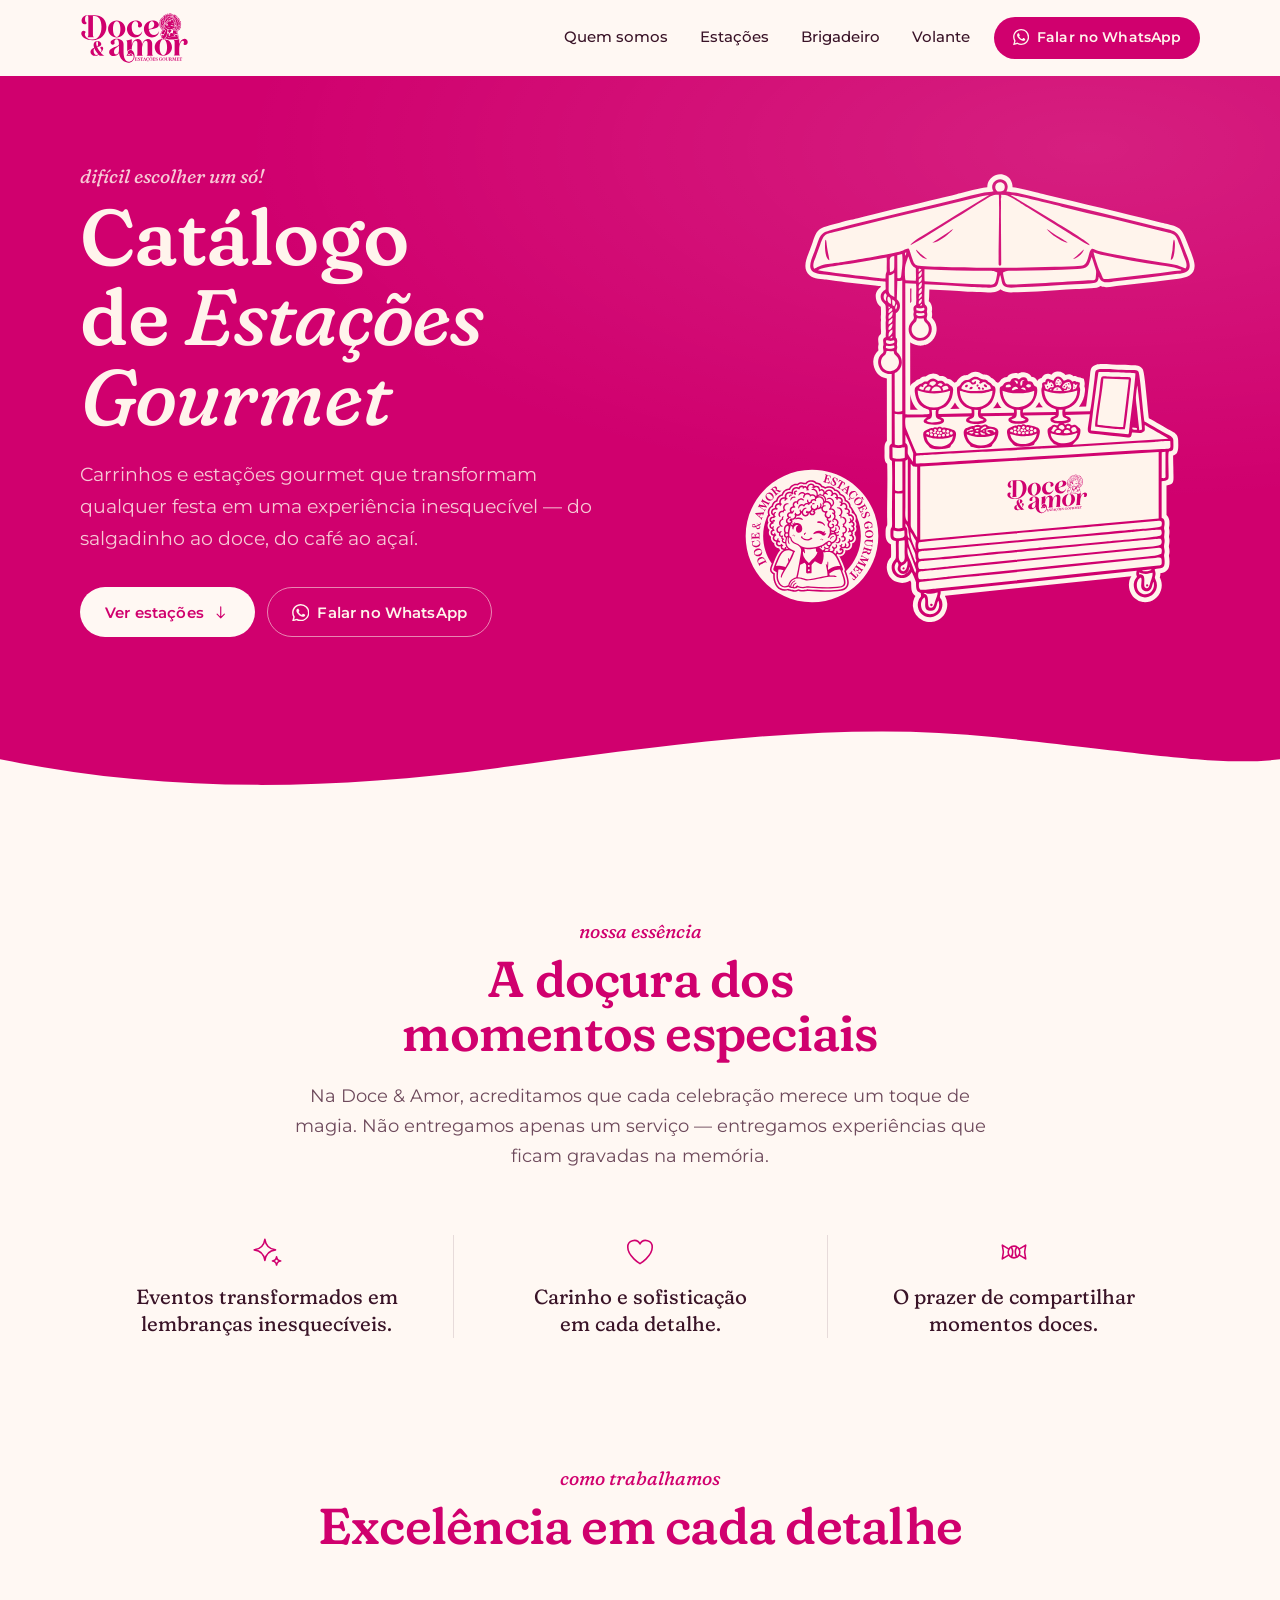
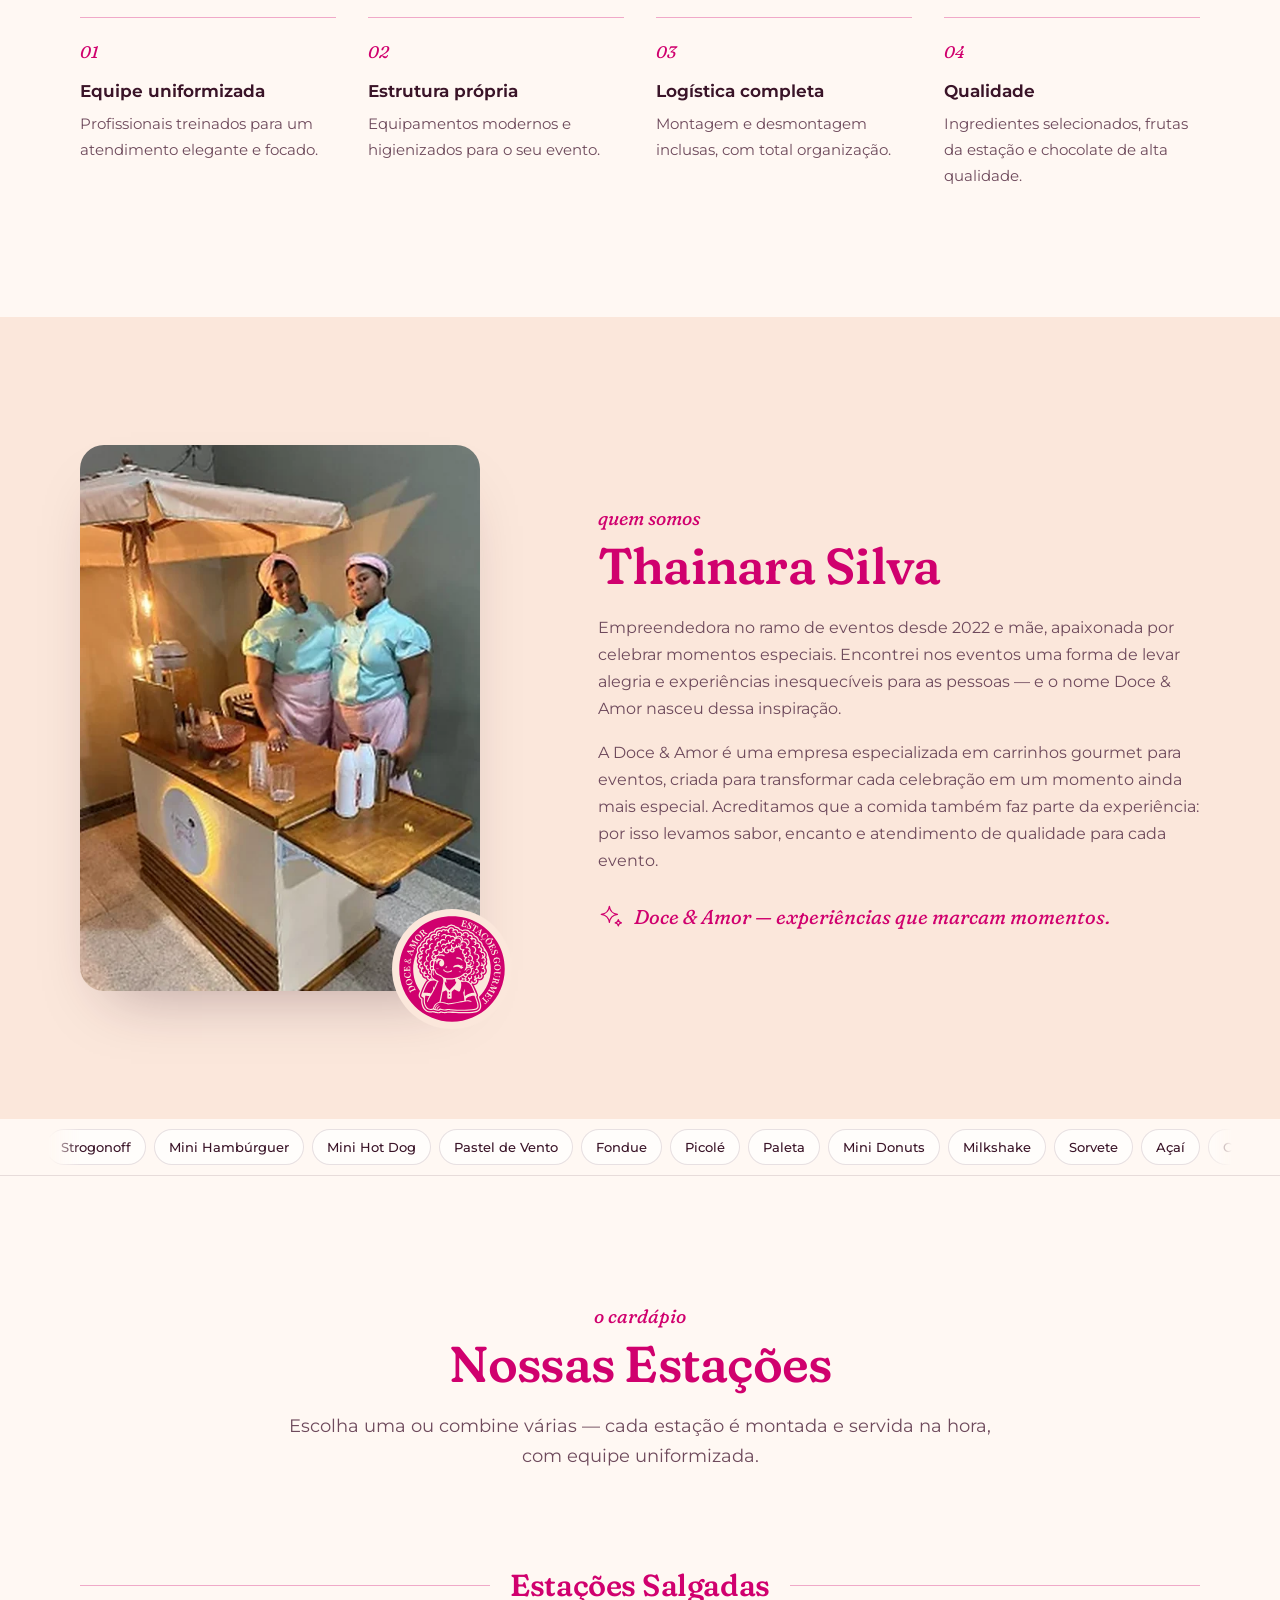
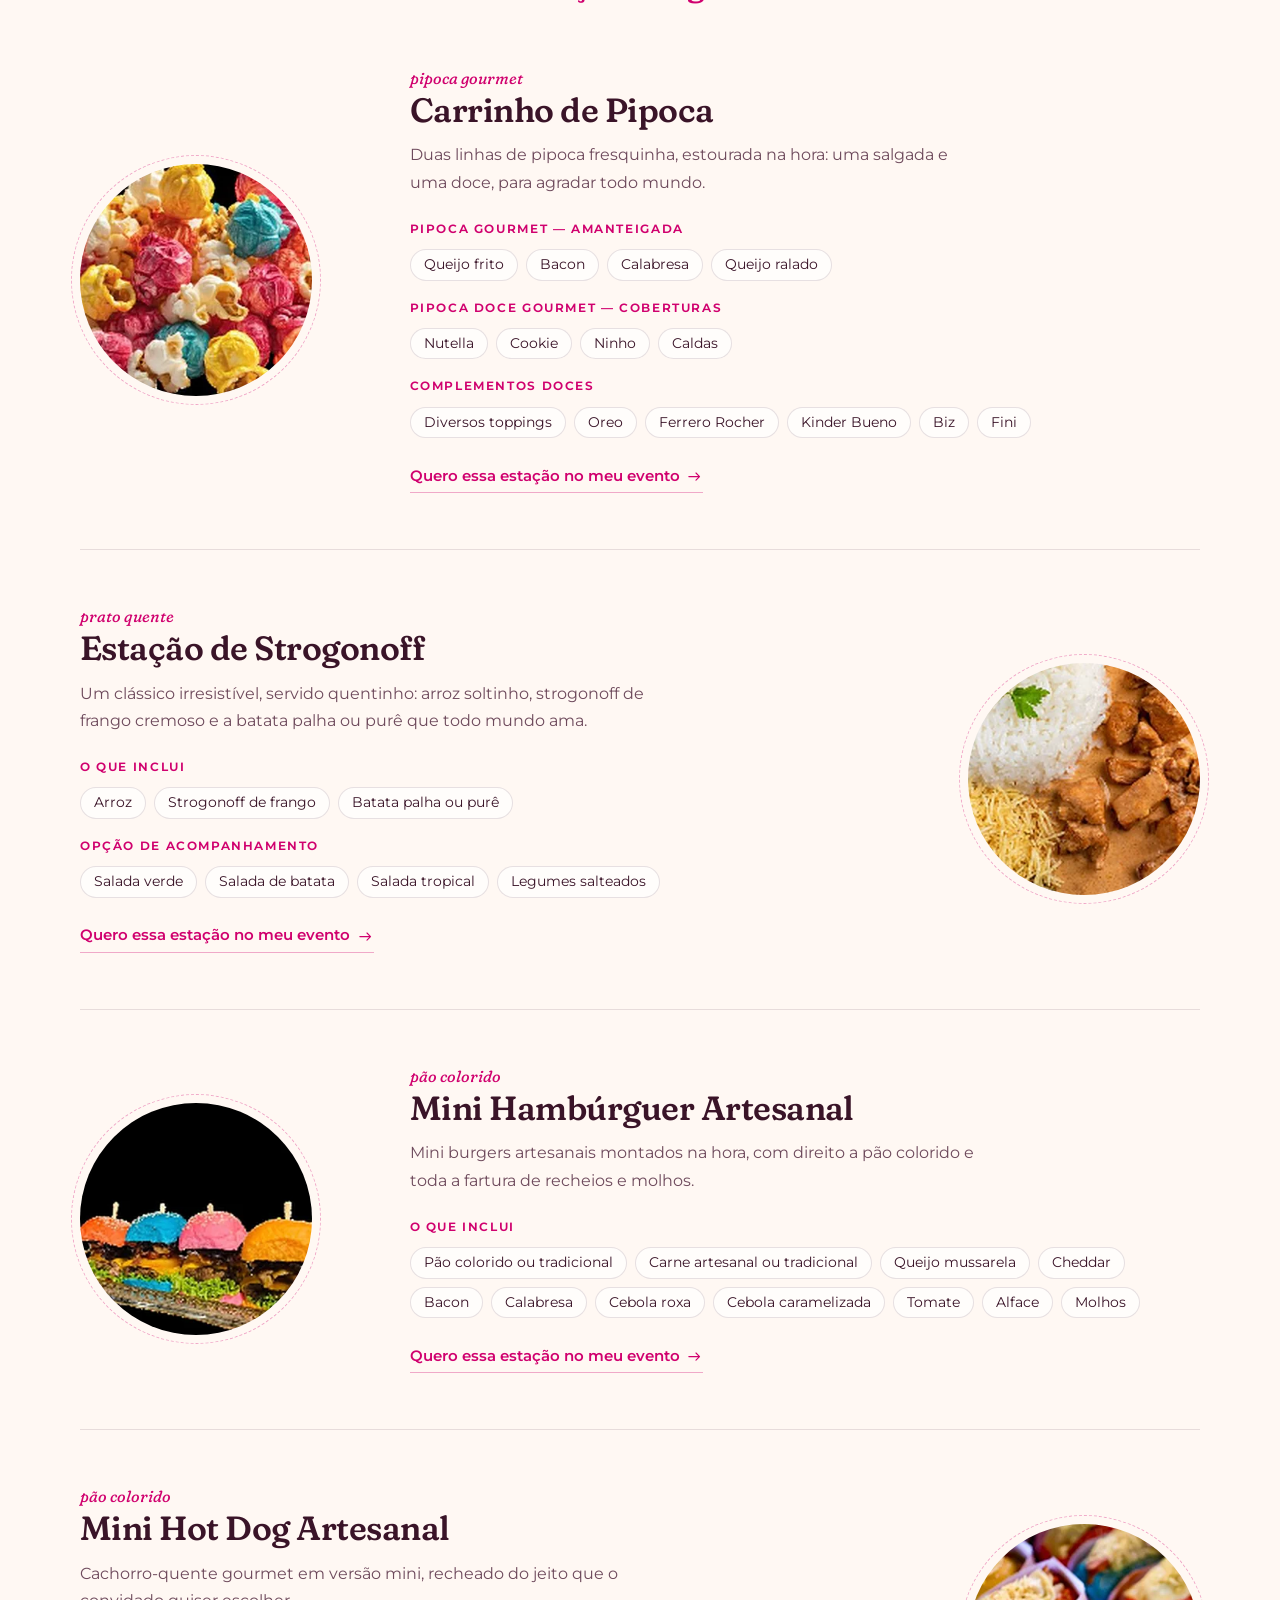
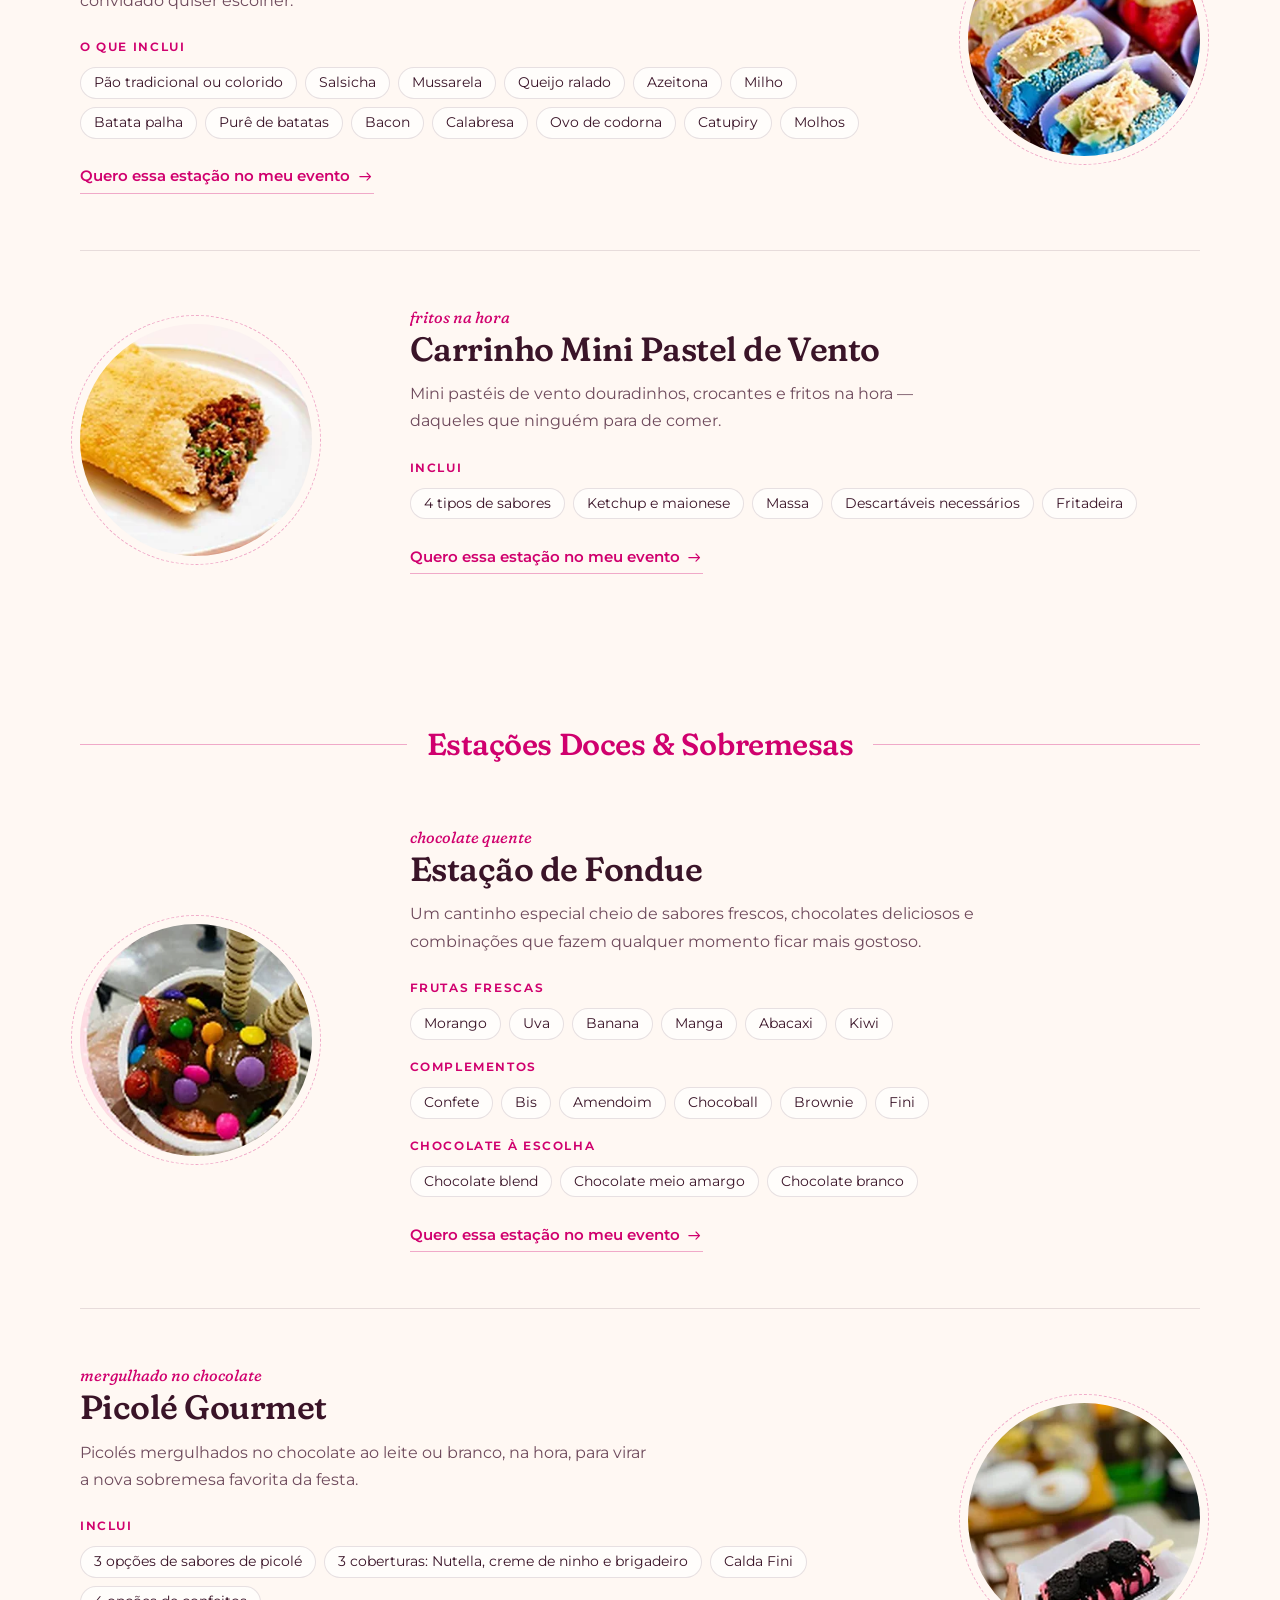
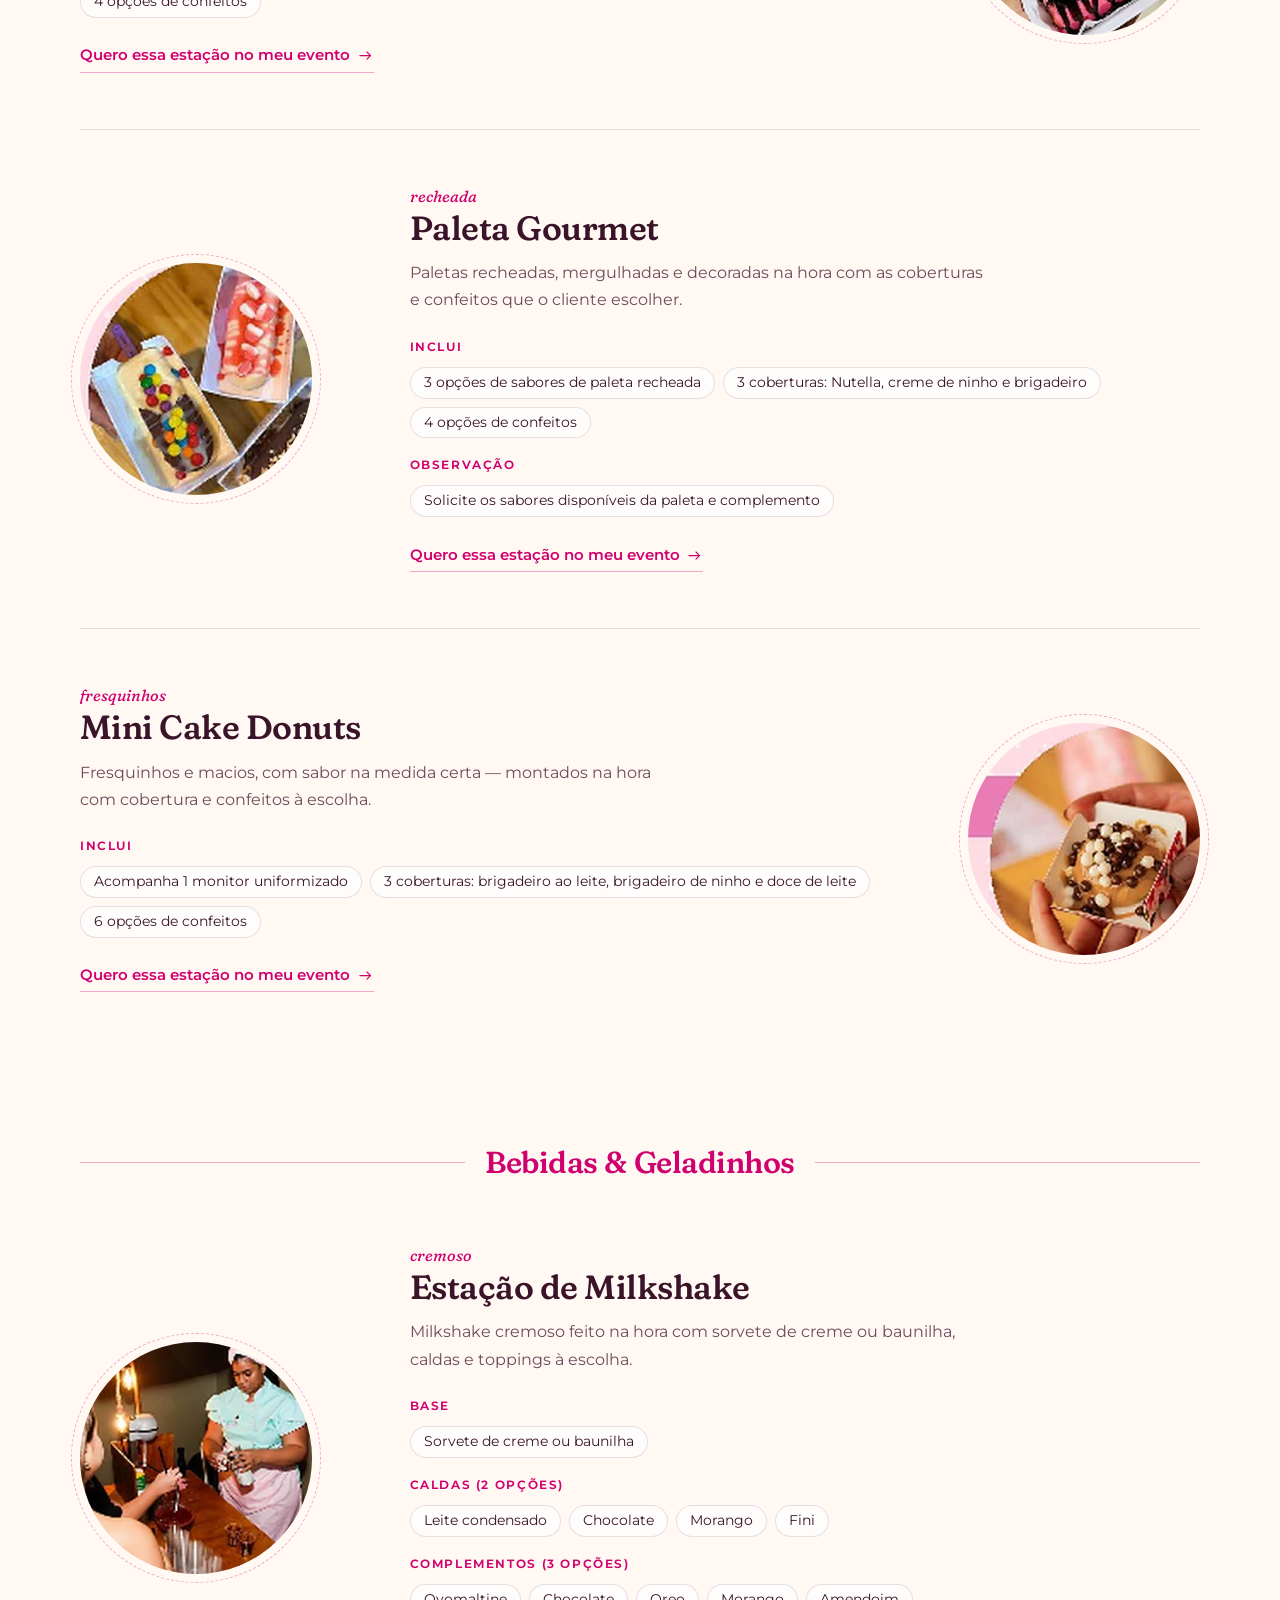
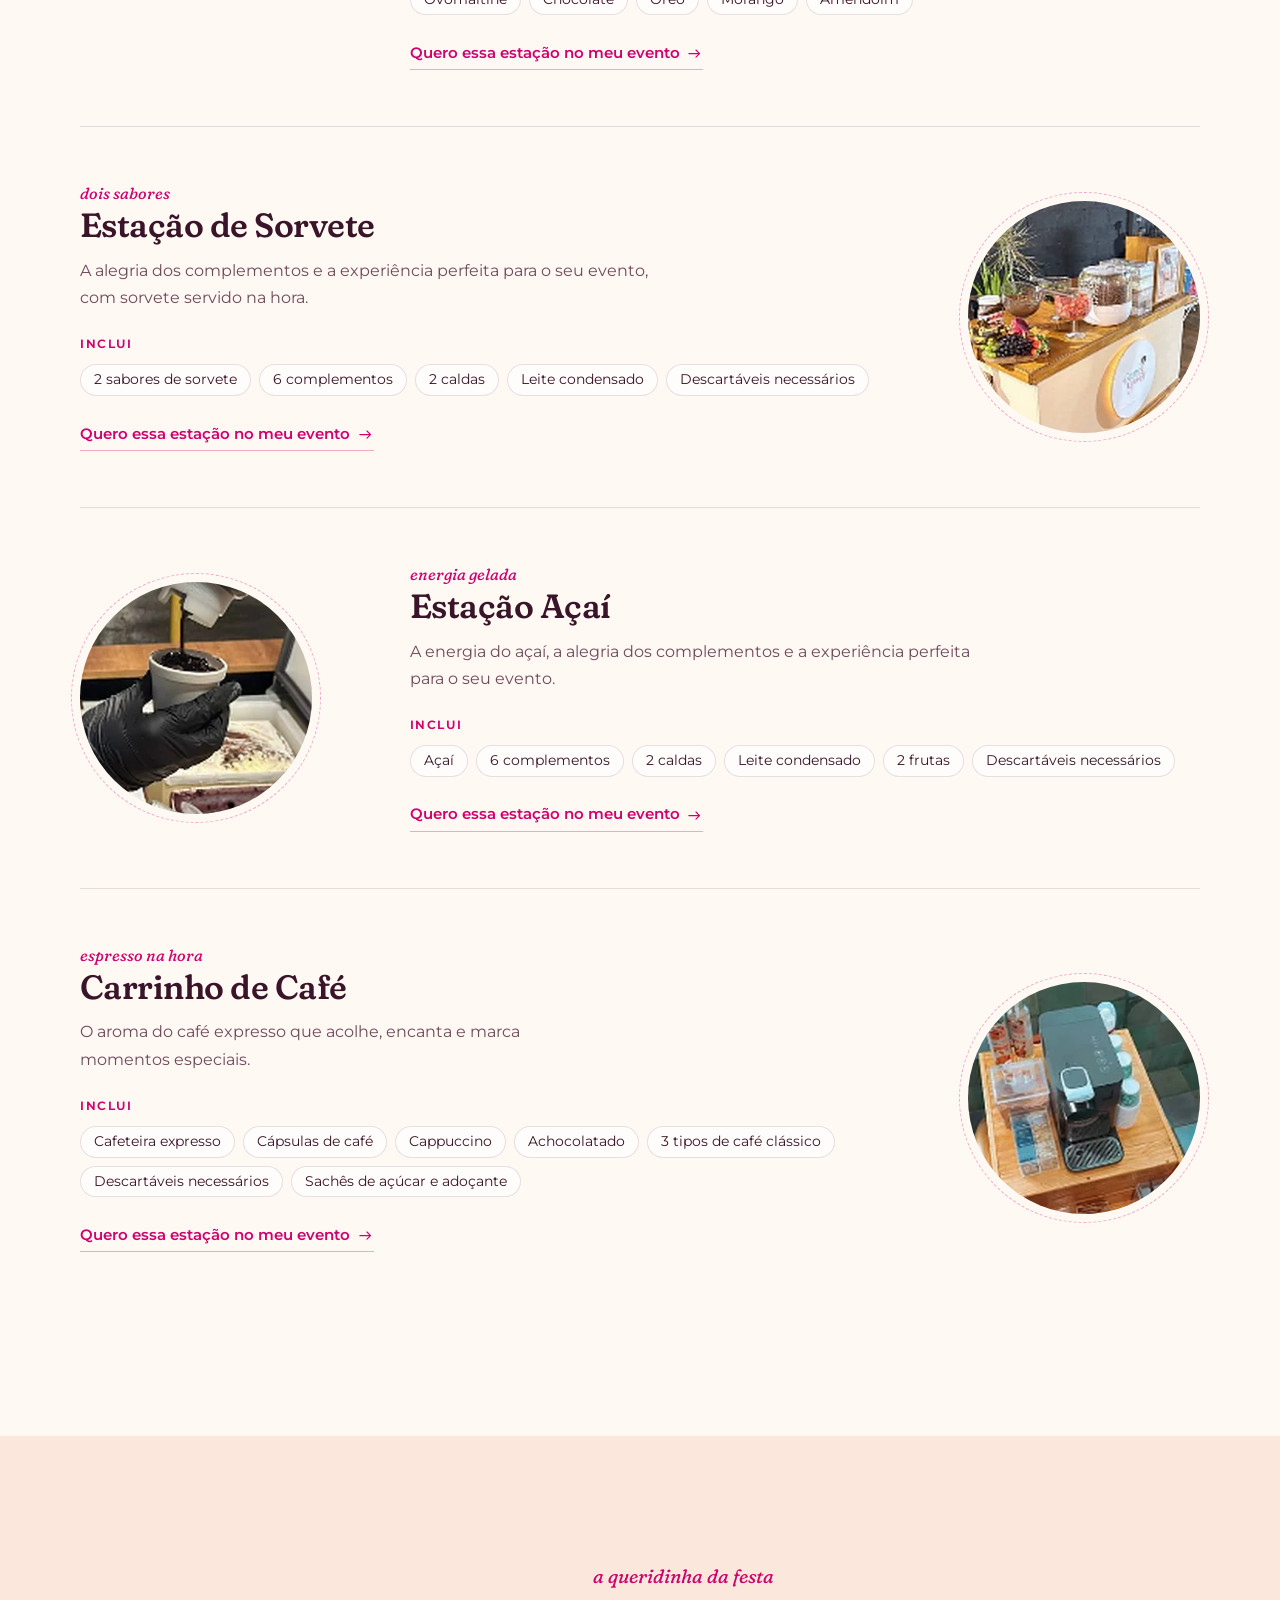
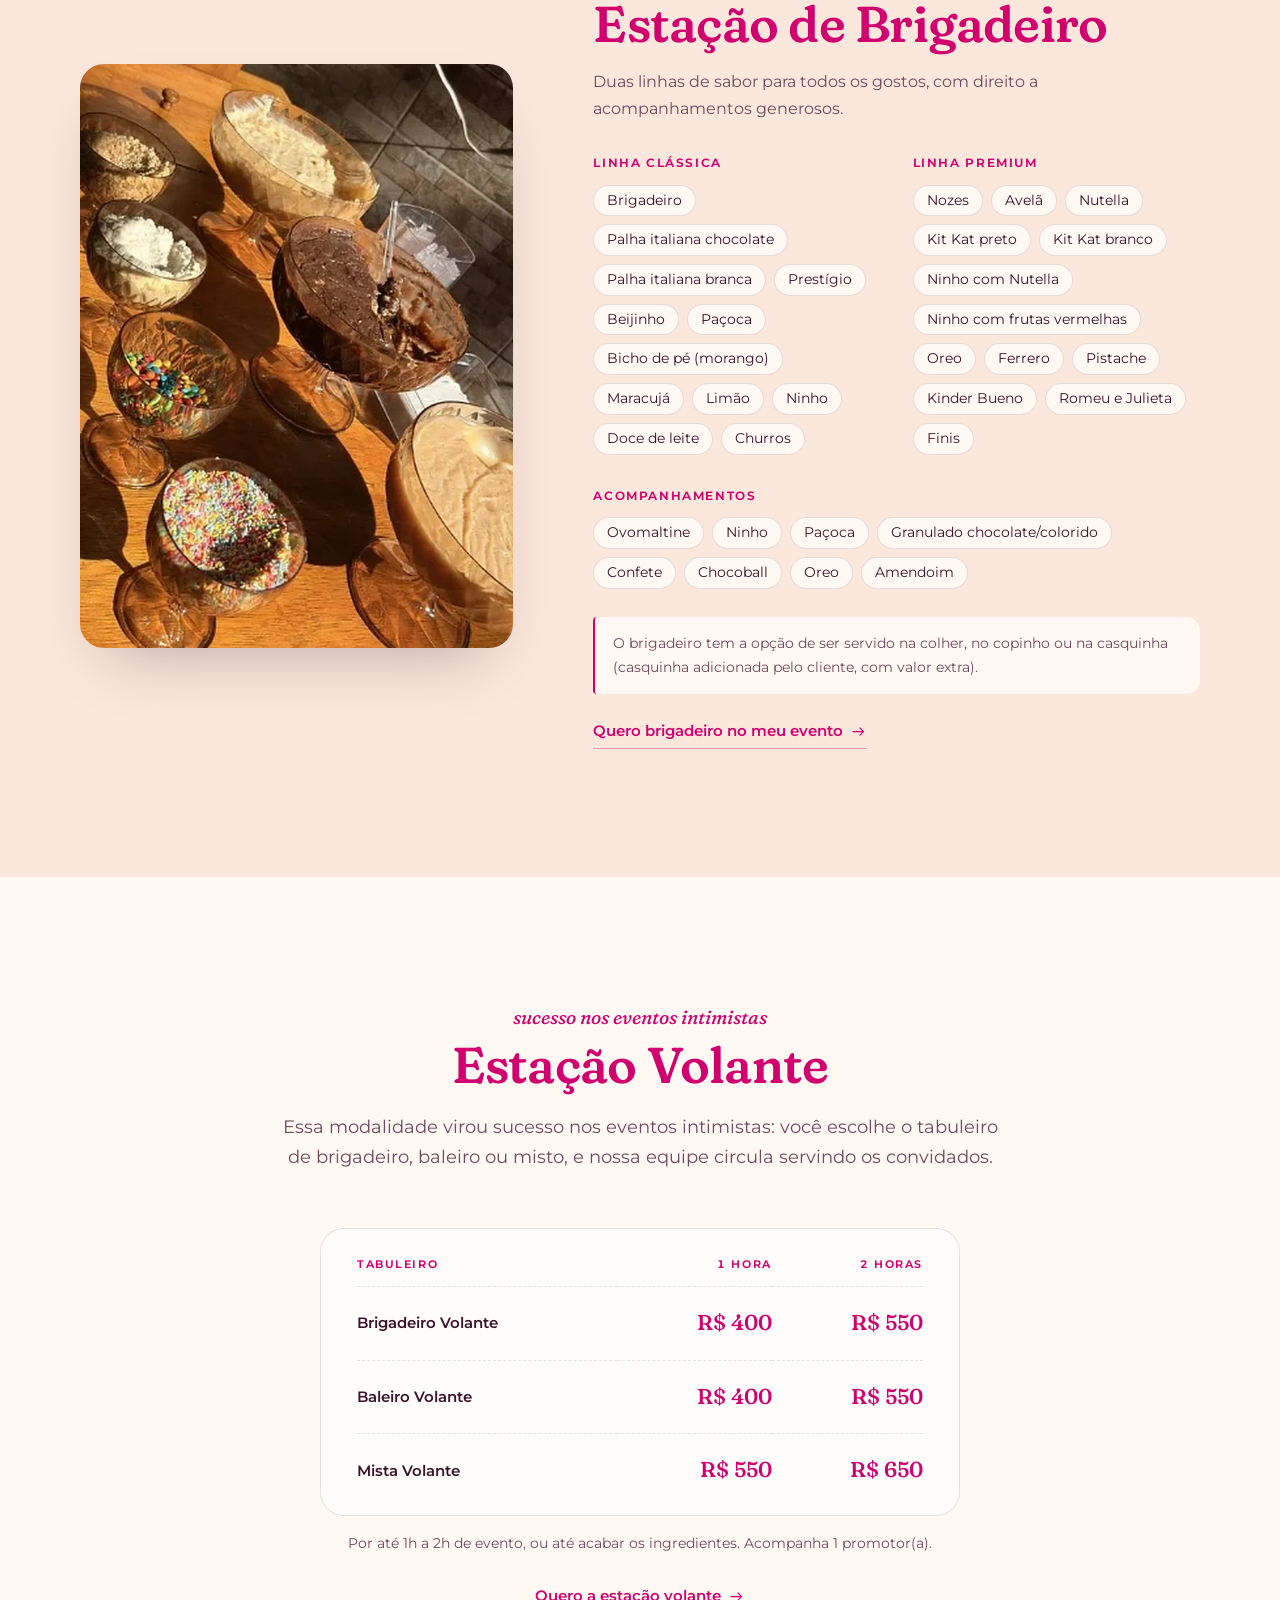
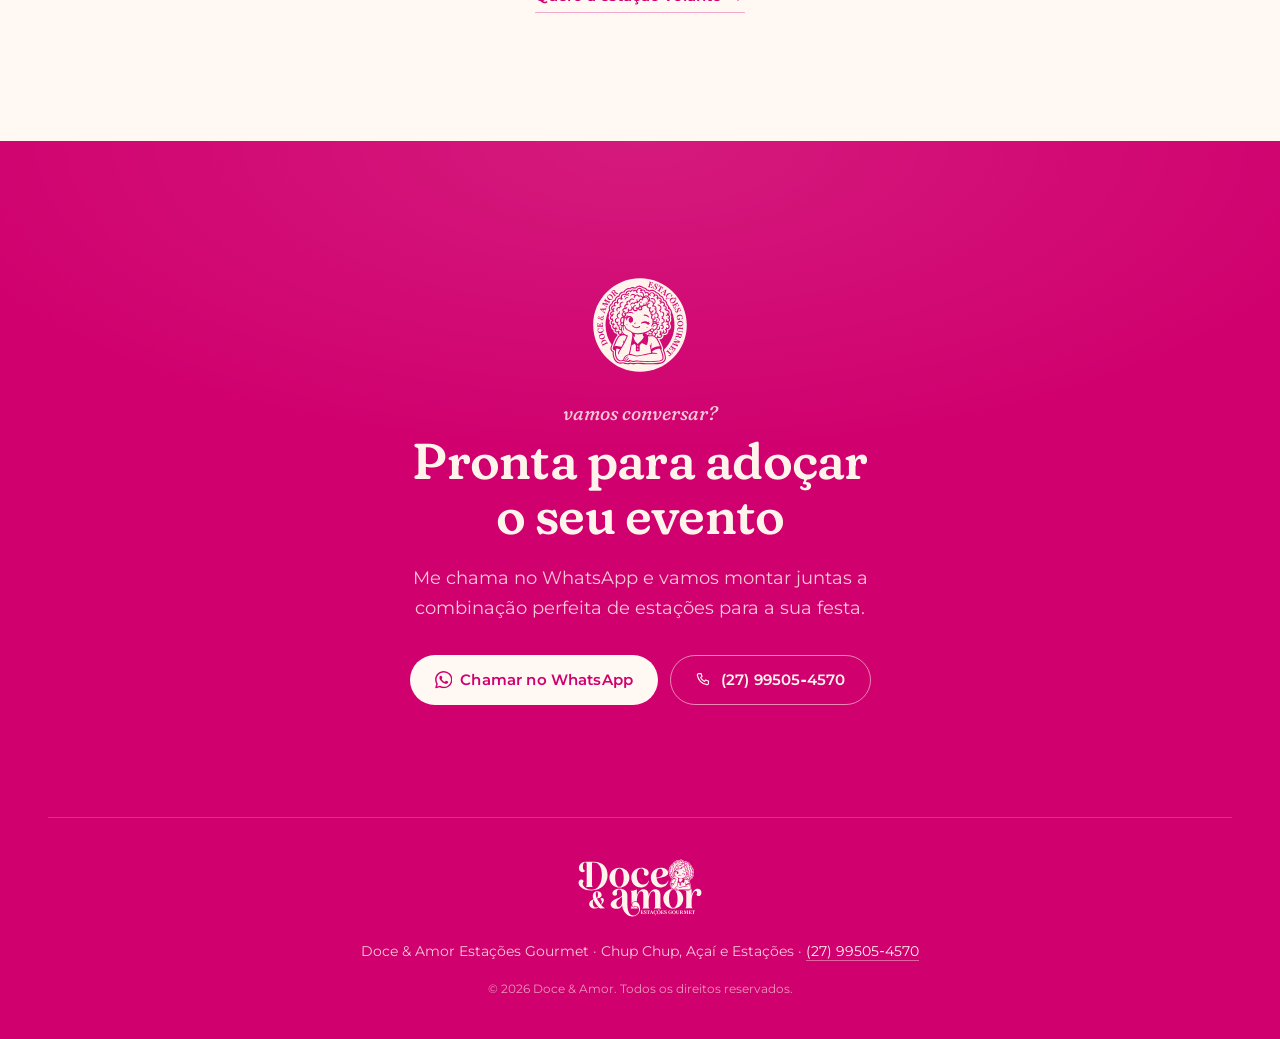
<file: index.html>
<!doctype html>
<html lang="pt-BR">
<head>
  <meta charset="utf-8">
  <meta name="viewport" content="width=device-width, initial-scale=1, viewport-fit=cover">
  <title>Doce &amp; Amor · Catálogo de Estações Gourmet</title>
  <meta name="description" content="Carrinhos e estações gourmet que transformam qualquer festa em uma experiência inesquecível — do salgadinho ao doce, do café ao açaí.">
  <meta name="theme-color" content="#D0006E">
  <meta name="color-scheme" content="light">

  <meta property="og:type" content="website">
  <meta property="og:locale" content="pt_BR">
  <meta property="og:site_name" content="Doce &amp; Amor Estações Gourmet">
  <meta property="og:title" content="Doce &amp; Amor · Catálogo de Estações Gourmet">
  <meta property="og:description" content="Carrinhos e estações gourmet que transformam qualquer festa em uma experiência inesquecível.">
  <meta property="og:image" content="assets/og-image.png">
  <meta name="twitter:card" content="summary_large_image">

  <link rel="icon" href="assets/brand/icone-magenta.svg" type="image/svg+xml">
  <link rel="apple-touch-icon" href="assets/apple-touch-icon.png">

  <link rel="preload" href="assets/fonts/fraunces-soft.woff2" as="font" type="font/woff2" crossorigin>
  <link rel="preload" href="assets/fonts/montserrat.woff2" as="font" type="font/woff2" crossorigin>
  <link rel="stylesheet" href="assets/css/styles.css">
  <script>document.documentElement.classList.add('js')</script>
  <script src="assets/js/main.js" defer></script>
</head>
<body>
  <svg width="0" height="0" style="position:absolute" aria-hidden="true" focusable="false">
    <symbol id="i-whatsapp" viewBox="0 0 24 24"><path fill="currentColor" d="M17.47 14.38c-.3-.15-1.76-.87-2.03-.97-.27-.1-.47-.15-.67.15-.2.3-.77.97-.94 1.16-.17.2-.35.22-.64.08-.3-.15-1.26-.47-2.39-1.48-.88-.79-1.48-1.76-1.65-2.06-.17-.3-.02-.46.13-.6.13-.14.3-.35.45-.52.15-.18.2-.3.3-.5.1-.2.05-.37-.03-.52-.07-.15-.67-1.61-.92-2.2-.24-.58-.49-.5-.67-.51h-.57c-.2 0-.52.07-.79.37-.27.3-1.04 1.02-1.04 2.48 0 1.46 1.07 2.88 1.21 3.07.15.2 2.1 3.2 5.08 4.49.71.3 1.26.49 1.7.63.71.22 1.36.19 1.87.12.57-.09 1.76-.72 2-1.42.25-.69.25-1.29.18-1.41-.08-.13-.27-.2-.57-.35m-5.42 7.4h-.01a9.87 9.87 0 0 1-5.03-1.38l-.36-.21-3.74.98 1-3.65-.24-.37a9.86 9.86 0 0 1-1.51-5.26c0-5.45 4.44-9.88 9.89-9.88 2.64 0 5.12 1.03 6.99 2.9a9.83 9.83 0 0 1 2.89 6.99c0 5.45-4.44 9.88-9.89 9.88m8.41-18.3A11.82 11.82 0 0 0 12.05 0C5.5 0 .16 5.34.16 11.89c0 2.1.55 4.14 1.59 5.95L.06 24l6.3-1.65a11.88 11.88 0 0 0 5.68 1.45h.01c6.55 0 11.89-5.34 11.89-11.9a11.82 11.82 0 0 0-3.48-8.4Z"/></symbol>
    <symbol id="i-phone" viewBox="0 0 24 24"><path fill="none" stroke="currentColor" stroke-width="1.6" stroke-linecap="round" stroke-linejoin="round" d="M5.2 3.5h3l1.5 4-2 1.3a11 11 0 0 0 5.5 5.5l1.3-2 4 1.5v3a2 2 0 0 1-2.2 2A16.5 16.5 0 0 1 3.2 5.7a2 2 0 0 1 2-2.2Z"/></symbol>
    <symbol id="i-arrow" viewBox="0 0 24 24"><path fill="none" stroke="currentColor" stroke-width="1.6" stroke-linecap="round" stroke-linejoin="round" d="M4 12h15m-5-5 5 5-5 5"/></symbol>
    <symbol id="i-arrow-down" viewBox="0 0 24 24"><path fill="none" stroke="currentColor" stroke-width="1.6" stroke-linecap="round" stroke-linejoin="round" d="M12 4v15m-5-5 5 5 5-5"/></symbol>
    <symbol id="i-sparkle" viewBox="0 0 32 32"><path fill="none" stroke="currentColor" stroke-width="1.5" stroke-linejoin="round" d="M14 4c.8 6.2 3.8 9.2 10 10-6.2.8-9.2 3.8-10 10-.8-6.2-3.8-9.2-10-10 6.2-.8 9.2-3.8 10-10Z"/><path fill="none" stroke="currentColor" stroke-width="1.5" stroke-linejoin="round" d="M25 20.5c.3 2.4 1.5 3.6 3.9 3.9-2.4.3-3.6 1.5-3.9 3.9-.3-2.4-1.5-3.6-3.9-3.9 2.4-.3 3.6-1.5 3.9-3.9Z"/></symbol>
    <symbol id="i-heart" viewBox="0 0 32 32"><path fill="none" stroke="currentColor" stroke-width="1.5" stroke-linejoin="round" d="M16 27S4.5 20 4.5 11.6A6.1 6.1 0 0 1 16 8.4a6.1 6.1 0 0 1 11.5 3.2C27.5 20 16 27 16 27Z"/></symbol>
    <symbol id="i-candy" viewBox="0 0 32 32"><g fill="none" stroke="currentColor" stroke-width="1.5" stroke-linejoin="round"><circle cx="16" cy="16" r="5.5"/><path d="M11.2 13.3 5 9.5l1 6.5-1 6.5 6.2-3.8M20.8 13.3 27 9.5 26 16l1 6.5-6.2-3.8"/><path d="M13.6 11.6c1.4 2.6 1.4 6.2 0 8.8M18.4 11.6c-1.4 2.6-1.4 6.2 0 8.8" stroke-linecap="round"/></g></symbol>
  </svg>

  <a class="skip-link" href="#conteudo">Pular para o conteúdo</a>

  <header class="site-header" id="topo">
    <div class="container header-inner">
      <a href="#inicio" class="brand" aria-label="Doce &amp; Amor Estações Gourmet — início">
        <img src="assets/brand/logo-magenta.svg" alt="Doce &amp; Amor Estações Gourmet" width="116" height="54">
      </a>
      <nav class="main-nav" aria-label="Principal">
        <a href="#sobre">Quem somos</a>
        <a href="#estacoes">Estações</a>
        <a href="#brigadeiro">Brigadeiro</a>
        <a href="#volante">Volante</a>
      </nav>
      <a class="btn btn-primary btn-sm" data-wa href="https://wa.me/5527995054570">
        <svg class="icon" aria-hidden="true"><use href="#i-whatsapp"/></svg>
        <span class="hide-sm">Falar no WhatsApp</span><span class="show-sm">WhatsApp</span>
      </a>
    </div>
  </header>

  <main id="conteudo">
    <!-- Início -->
    <section class="hero" id="inicio">
      <div class="container hero-grid">
        <div class="hero-copy">
          <p class="eyebrow eyebrow-light">difícil escolher um só!</p>
          <h1>Catálogo de <em>Estações Gourmet</em></h1>
          <p class="lead">Carrinhos e estações gourmet que transformam qualquer festa em uma experiência inesquecível — do salgadinho ao doce, do café ao açaí.</p>
          <div class="actions">
            <a class="btn btn-light" href="#estacoes">Ver estações <svg class="icon" aria-hidden="true"><use href="#i-arrow-down"/></svg></a>
            <a class="btn btn-ghost-light" data-wa href="https://wa.me/5527995054570">
              <svg class="icon" aria-hidden="true"><use href="#i-whatsapp"/></svg> Falar no WhatsApp
            </a>
          </div>
        </div>
        <div class="hero-art" aria-hidden="true">
          <img class="hero-cart" src="assets/brand/carrinho-creme.svg" alt="" width="328" height="380">
          <img class="hero-seal spin" src="assets/brand/selo-creme.svg" alt="" width="120" height="120">
        </div>
      </div>
      <svg class="wave" viewBox="0 0 1440 90" preserveAspectRatio="none" aria-hidden="true"><path d="M0 52c180 38 360 38 560 10S940 6 1120 26s250 34 320 26v38H0Z"/></svg>
    </section>

    <!-- Essência -->
    <section class="section" id="essencia" aria-labelledby="essencia-titulo">
      <div class="container narrow center" data-reveal>
        <p class="eyebrow">nossa essência</p>
        <h2 id="essencia-titulo">A doçura dos momentos especiais</h2>
        <p class="intro">Na Doce &amp; Amor, acreditamos que cada celebração merece um toque de magia. Não entregamos apenas um serviço — entregamos experiências que ficam gravadas na memória.</p>
      </div>
      <ul class="container values" data-reveal>
        <li><svg class="value-icon" aria-hidden="true"><use href="#i-sparkle"/></svg><p>Eventos transformados em lembranças inesquecíveis.</p></li>
        <li><svg class="value-icon" aria-hidden="true"><use href="#i-heart"/></svg><p>Carinho e sofisticação em cada detalhe.</p></li>
        <li><svg class="value-icon" aria-hidden="true"><use href="#i-candy"/></svg><p>O prazer de compartilhar momentos doces.</p></li>
      </ul>

      <div class="container narrow center block-gap" data-reveal>
        <p class="eyebrow">como trabalhamos</p>
        <h2>Excelência em cada detalhe</h2>
      </div>
      <ol class="container pillars" data-reveal>
        <li><span class="num">01</span><h3>Equipe uniformizada</h3><p>Profissionais treinados para um atendimento elegante e focado.</p></li>
        <li><span class="num">02</span><h3>Estrutura própria</h3><p>Equipamentos modernos e higienizados para o seu evento.</p></li>
        <li><span class="num">03</span><h3>Logística completa</h3><p>Montagem e desmontagem inclusas, com total organização.</p></li>
        <li><span class="num">04</span><h3>Qualidade</h3><p>Ingredientes selecionados, frutas da estação e chocolate de alta qualidade.</p></li>
      </ol>
    </section>

    <!-- Quem somos -->
    <section class="section section-cream" id="sobre" aria-labelledby="sobre-titulo">
      <div class="container about-grid">
        <figure class="about-photo" data-reveal>
          <img src="assets/img/sobre/thainara.webp" alt="Thainara Silva e sua equipe, uniformizadas, ao lado de um carrinho gourmet da Doce &amp; Amor" width="520" height="710" loading="lazy" decoding="async">
          <img class="about-seal spin" src="assets/brand/selo-magenta.svg" alt="" width="120" height="120" aria-hidden="true">
        </figure>
        <div class="about-copy" data-reveal>
          <p class="eyebrow">quem somos</p>
          <h2 id="sobre-titulo">Thainara Silva</h2>
          <p>Empreendedora no ramo de eventos desde 2022 e mãe, apaixonada por celebrar momentos especiais. Encontrei nos eventos uma forma de levar alegria e experiências inesquecíveis para as pessoas — e o nome Doce &amp; Amor nasceu dessa inspiração.</p>
          <p>A Doce &amp; Amor é uma empresa especializada em carrinhos gourmet para eventos, criada para transformar cada celebração em um momento ainda mais especial. Acreditamos que a comida também faz parte da experiência: por isso levamos sabor, encanto e atendimento de qualidade para cada evento.</p>
          <p class="signature"><svg class="icon" aria-hidden="true"><use href="#i-sparkle"/></svg> Doce &amp; Amor — experiências que marcam momentos.</p>
        </div>
      </div>
    </section>

    <div class="catalog">
      <nav class="station-nav" aria-label="Estações do cardápio">
        <ul class="chips-scroll">
          <li><a href="#pipoca">Pipoca</a></li>
          <li><a href="#strogonoff">Strogonoff</a></li>
          <li><a href="#hamburguer">Mini Hambúrguer</a></li>
          <li><a href="#hotdog">Mini Hot Dog</a></li>
          <li><a href="#pastel">Pastel de Vento</a></li>
          <li><a href="#fondue">Fondue</a></li>
          <li><a href="#picole">Picolé</a></li>
          <li><a href="#paleta">Paleta</a></li>
          <li><a href="#donuts">Mini Donuts</a></li>
          <li><a href="#milkshake">Milkshake</a></li>
          <li><a href="#sorvete">Sorvete</a></li>
          <li><a href="#acai">Açaí</a></li>
          <li><a href="#cafe">Café</a></li>
          <li><a href="#brigadeiro">Brigadeiro</a></li>
          <li><a href="#volante">Volante</a></li>
        </ul>
      </nav>

      <!-- Estações -->
      <section class="section stations-section" id="estacoes" aria-labelledby="estacoes-titulo">
        <div class="container narrow center" data-reveal>
          <p class="eyebrow">o cardápio</p>
          <h2 id="estacoes-titulo">Nossas Estações</h2>
          <p class="intro">Escolha uma ou combine várias — cada estação é montada e servida na hora, com equipe uniformizada.</p>
        </div>

        <div class="container stations">
          <!-- Salgadas -->
          <div class="group">
            <h3 class="group-title"><span>Estações Salgadas</span></h3>

            <article class="station" id="pipoca" data-reveal>
              <div class="station-photo"><img src="assets/img/estacoes/pipoca.webp" alt="Pipocas gourmet coloridas" width="332" height="332" loading="lazy" decoding="async"></div>
              <header class="station-head"><p class="eyebrow">pipoca gourmet</p><h4>Carrinho de Pipoca</h4></header>
              <div class="station-body">
                <p>Duas linhas de pipoca fresquinha, estourada na hora: uma salgada e uma doce, para agradar todo mundo.</p>
                <dl class="options">
                  <div><dt>Pipoca gourmet — amanteigada</dt><dd><ul class="chips"><li>Queijo frito</li><li>Bacon</li><li>Calabresa</li><li>Queijo ralado</li></ul></dd></div>
                  <div><dt>Pipoca doce gourmet — coberturas</dt><dd><ul class="chips"><li>Nutella</li><li>Cookie</li><li>Ninho</li><li>Caldas</li></ul></dd></div>
                  <div><dt>Complementos doces</dt><dd><ul class="chips"><li>Diversos toppings</li><li>Oreo</li><li>Ferrero Rocher</li><li>Kinder Bueno</li><li>Biz</li><li>Fini</li></ul></dd></div>
                </dl>
                <a class="link-cta" data-wa="Carrinho de Pipoca" href="https://wa.me/5527995054570">Quero essa estação no meu evento <svg class="icon" aria-hidden="true"><use href="#i-arrow"/></svg></a>
              </div>
            </article>

            <article class="station" id="strogonoff" data-reveal>
              <div class="station-photo"><img src="assets/img/estacoes/strogonoff.webp" alt="Prato de strogonoff de frango com arroz e batata palha" width="300" height="300" loading="lazy" decoding="async"></div>
              <header class="station-head"><p class="eyebrow">prato quente</p><h4>Estação de Strogonoff</h4></header>
              <div class="station-body">
                <p>Um clássico irresistível, servido quentinho: arroz soltinho, strogonoff de frango cremoso e a batata palha ou purê que todo mundo ama.</p>
                <dl class="options">
                  <div><dt>O que inclui</dt><dd><ul class="chips"><li>Arroz</li><li>Strogonoff de frango</li><li>Batata palha ou purê</li></ul></dd></div>
                  <div><dt>Opção de acompanhamento</dt><dd><ul class="chips"><li>Salada verde</li><li>Salada de batata</li><li>Salada tropical</li><li>Legumes salteados</li></ul></dd></div>
                </dl>
                <a class="link-cta" data-wa="Estação de Strogonoff" href="https://wa.me/5527995054570">Quero essa estação no meu evento <svg class="icon" aria-hidden="true"><use href="#i-arrow"/></svg></a>
              </div>
            </article>

            <article class="station" id="hamburguer" data-reveal>
              <div class="station-photo"><img src="assets/img/estacoes/hamburguer.webp" alt="Mini hambúrgueres artesanais com pães coloridos" width="296" height="296" loading="lazy" decoding="async"></div>
              <header class="station-head"><p class="eyebrow">pão colorido</p><h4>Mini Hambúrguer Artesanal</h4></header>
              <div class="station-body">
                <p>Mini burgers artesanais montados na hora, com direito a pão colorido e toda a fartura de recheios e molhos.</p>
                <dl class="options">
                  <div><dt>O que inclui</dt><dd><ul class="chips"><li>Pão colorido ou tradicional</li><li>Carne artesanal ou tradicional</li><li>Queijo mussarela</li><li>Cheddar</li><li>Bacon</li><li>Calabresa</li><li>Cebola roxa</li><li>Cebola caramelizada</li><li>Tomate</li><li>Alface</li><li>Molhos</li></ul></dd></div>
                </dl>
                <a class="link-cta" data-wa="Mini Hambúrguer Artesanal" href="https://wa.me/5527995054570">Quero essa estação no meu evento <svg class="icon" aria-hidden="true"><use href="#i-arrow"/></svg></a>
              </div>
            </article>

            <article class="station" id="hotdog" data-reveal>
              <div class="station-photo"><img src="assets/img/estacoes/hotdog.webp" alt="Mini hot dogs artesanais com pães coloridos" width="300" height="300" loading="lazy" decoding="async"></div>
              <header class="station-head"><p class="eyebrow">pão colorido</p><h4>Mini Hot Dog Artesanal</h4></header>
              <div class="station-body">
                <p>Cachorro-quente gourmet em versão mini, recheado do jeito que o convidado quiser escolher.</p>
                <dl class="options">
                  <div><dt>O que inclui</dt><dd><ul class="chips"><li>Pão tradicional ou colorido</li><li>Salsicha</li><li>Mussarela</li><li>Queijo ralado</li><li>Azeitona</li><li>Milho</li><li>Batata palha</li><li>Purê de batatas</li><li>Bacon</li><li>Calabresa</li><li>Ovo de codorna</li><li>Catupiry</li><li>Molhos</li></ul></dd></div>
                </dl>
                <a class="link-cta" data-wa="Mini Hot Dog Artesanal" href="https://wa.me/5527995054570">Quero essa estação no meu evento <svg class="icon" aria-hidden="true"><use href="#i-arrow"/></svg></a>
              </div>
            </article>

            <article class="station" id="pastel" data-reveal>
              <div class="station-photo"><img src="assets/img/estacoes/pastel.webp" alt="Mini pastel de vento recheado" width="276" height="276" loading="lazy" decoding="async"></div>
              <header class="station-head"><p class="eyebrow">fritos na hora</p><h4>Carrinho Mini Pastel de Vento</h4></header>
              <div class="station-body">
                <p>Mini pastéis de vento douradinhos, crocantes e fritos na hora — daqueles que ninguém para de comer.</p>
                <dl class="options">
                  <div><dt>Inclui</dt><dd><ul class="chips"><li>4 tipos de sabores</li><li>Ketchup e maionese</li><li>Massa</li><li>Descartáveis necessários</li><li>Fritadeira</li></ul></dd></div>
                </dl>
                <a class="link-cta" data-wa="Carrinho Mini Pastel de Vento" href="https://wa.me/5527995054570">Quero essa estação no meu evento <svg class="icon" aria-hidden="true"><use href="#i-arrow"/></svg></a>
              </div>
            </article>
          </div>

          <!-- Doces -->
          <div class="group">
            <h3 class="group-title"><span>Estações Doces &amp; Sobremesas</span></h3>

            <article class="station" id="fondue" data-reveal>
              <div class="station-photo"><img src="assets/img/estacoes/fondue.webp" alt="Copo de fondue com morangos, chocolate e confeitos" width="272" height="272" loading="lazy" decoding="async"></div>
              <header class="station-head"><p class="eyebrow">chocolate quente</p><h4>Estação de Fondue</h4></header>
              <div class="station-body">
                <p>Um cantinho especial cheio de sabores frescos, chocolates deliciosos e combinações que fazem qualquer momento ficar mais gostoso.</p>
                <dl class="options">
                  <div><dt>Frutas frescas</dt><dd><ul class="chips"><li>Morango</li><li>Uva</li><li>Banana</li><li>Manga</li><li>Abacaxi</li><li>Kiwi</li></ul></dd></div>
                  <div><dt>Complementos</dt><dd><ul class="chips"><li>Confete</li><li>Bis</li><li>Amendoim</li><li>Chocoball</li><li>Brownie</li><li>Fini</li></ul></dd></div>
                  <div><dt>Chocolate à escolha</dt><dd><ul class="chips"><li>Chocolate blend</li><li>Chocolate meio amargo</li><li>Chocolate branco</li></ul></dd></div>
                </dl>
                <a class="link-cta" data-wa="Estação de Fondue" href="https://wa.me/5527995054570">Quero essa estação no meu evento <svg class="icon" aria-hidden="true"><use href="#i-arrow"/></svg></a>
              </div>
            </article>

            <article class="station" id="picole" data-reveal>
              <div class="station-photo"><img src="assets/img/estacoes/picole.webp" alt="Picolé gourmet mergulhado no chocolate com cobertura de cookies" width="296" height="296" loading="lazy" decoding="async"></div>
              <header class="station-head"><p class="eyebrow">mergulhado no chocolate</p><h4>Picolé Gourmet</h4></header>
              <div class="station-body">
                <p>Picolés mergulhados no chocolate ao leite ou branco, na hora, para virar a nova sobremesa favorita da festa.</p>
                <dl class="options">
                  <div><dt>Inclui</dt><dd><ul class="chips"><li>3 opções de sabores de picolé</li><li>3 coberturas: Nutella, creme de ninho e brigadeiro</li><li>Calda Fini</li><li>4 opções de confeitos</li></ul></dd></div>
                </dl>
                <a class="link-cta" data-wa="Picolé Gourmet" href="https://wa.me/5527995054570">Quero essa estação no meu evento <svg class="icon" aria-hidden="true"><use href="#i-arrow"/></svg></a>
              </div>
            </article>

            <article class="station" id="paleta" data-reveal>
              <div class="station-photo"><img src="assets/img/estacoes/paleta.webp" alt="Paletas recheadas decoradas com confeitos coloridos" width="276" height="276" loading="lazy" decoding="async"></div>
              <header class="station-head"><p class="eyebrow">recheada</p><h4>Paleta Gourmet</h4></header>
              <div class="station-body">
                <p>Paletas recheadas, mergulhadas e decoradas na hora com as coberturas e confeitos que o cliente escolher.</p>
                <dl class="options">
                  <div><dt>Inclui</dt><dd><ul class="chips"><li>3 opções de sabores de paleta recheada</li><li>3 coberturas: Nutella, creme de ninho e brigadeiro</li><li>4 opções de confeitos</li></ul></dd></div>
                  <div><dt>Observação</dt><dd><ul class="chips"><li>Solicite os sabores disponíveis da paleta e complemento</li></ul></dd></div>
                </dl>
                <a class="link-cta" data-wa="Paleta Gourmet" href="https://wa.me/5527995054570">Quero essa estação no meu evento <svg class="icon" aria-hidden="true"><use href="#i-arrow"/></svg></a>
              </div>
            </article>

            <article class="station" id="donuts" data-reveal>
              <div class="station-photo"><img src="assets/img/estacoes/donuts.webp" alt="Mini cake donut com cobertura e confeitos" width="272" height="272" loading="lazy" decoding="async"></div>
              <header class="station-head"><p class="eyebrow">fresquinhos</p><h4>Mini Cake Donuts</h4></header>
              <div class="station-body">
                <p>Fresquinhos e macios, com sabor na medida certa — montados na hora com cobertura e confeitos à escolha.</p>
                <dl class="options">
                  <div><dt>Inclui</dt><dd><ul class="chips"><li>Acompanha 1 monitor uniformizado</li><li>3 coberturas: brigadeiro ao leite, brigadeiro de ninho e doce de leite</li><li>6 opções de confeitos</li></ul></dd></div>
                </dl>
                <a class="link-cta" data-wa="Mini Cake Donuts" href="https://wa.me/5527995054570">Quero essa estação no meu evento <svg class="icon" aria-hidden="true"><use href="#i-arrow"/></svg></a>
              </div>
            </article>
          </div>

          <!-- Bebidas -->
          <div class="group">
            <h3 class="group-title"><span>Bebidas &amp; Geladinhos</span></h3>

            <article class="station" id="milkshake" data-reveal>
              <div class="station-photo"><img src="assets/img/estacoes/milkshake.webp" alt="Equipe da Doce &amp; Amor preparando milkshakes no evento" width="272" height="272" loading="lazy" decoding="async"></div>
              <header class="station-head"><p class="eyebrow">cremoso</p><h4>Estação de Milkshake</h4></header>
              <div class="station-body">
                <p>Milkshake cremoso feito na hora com sorvete de creme ou baunilha, caldas e toppings à escolha.</p>
                <dl class="options">
                  <div><dt>Base</dt><dd><ul class="chips"><li>Sorvete de creme ou baunilha</li></ul></dd></div>
                  <div><dt>Caldas (2 opções)</dt><dd><ul class="chips"><li>Leite condensado</li><li>Chocolate</li><li>Morango</li><li>Fini</li></ul></dd></div>
                  <div><dt>Complementos (3 opções)</dt><dd><ul class="chips"><li>Ovomaltine</li><li>Chocolate</li><li>Oreo</li><li>Morango</li><li>Amendoim</li></ul></dd></div>
                </dl>
                <a class="link-cta" data-wa="Estação de Milkshake" href="https://wa.me/5527995054570">Quero essa estação no meu evento <svg class="icon" aria-hidden="true"><use href="#i-arrow"/></svg></a>
              </div>
            </article>

            <article class="station" id="sorvete" data-reveal>
              <div class="station-photo"><img src="assets/img/estacoes/sorvete.webp" alt="Carrinho da estação de sorvete montado com complementos" width="300" height="300" loading="lazy" decoding="async"></div>
              <header class="station-head"><p class="eyebrow">dois sabores</p><h4>Estação de Sorvete</h4></header>
              <div class="station-body">
                <p>A alegria dos complementos e a experiência perfeita para o seu evento, com sorvete servido na hora.</p>
                <dl class="options">
                  <div><dt>Inclui</dt><dd><ul class="chips"><li>2 sabores de sorvete</li><li>6 complementos</li><li>2 caldas</li><li>Leite condensado</li><li>Descartáveis necessários</li></ul></dd></div>
                </dl>
                <a class="link-cta" data-wa="Estação de Sorvete" href="https://wa.me/5527995054570">Quero essa estação no meu evento <svg class="icon" aria-hidden="true"><use href="#i-arrow"/></svg></a>
              </div>
            </article>

            <article class="station" id="acai" data-reveal>
              <div class="station-photo"><img src="assets/img/estacoes/acai.webp" alt="Açaí sendo servido na hora em copo" width="296" height="296" loading="lazy" decoding="async"></div>
              <header class="station-head"><p class="eyebrow">energia gelada</p><h4>Estação Açaí</h4></header>
              <div class="station-body">
                <p>A energia do açaí, a alegria dos complementos e a experiência perfeita para o seu evento.</p>
                <dl class="options">
                  <div><dt>Inclui</dt><dd><ul class="chips"><li>Açaí</li><li>6 complementos</li><li>2 caldas</li><li>Leite condensado</li><li>2 frutas</li><li>Descartáveis necessários</li></ul></dd></div>
                </dl>
                <a class="link-cta" data-wa="Estação Açaí" href="https://wa.me/5527995054570">Quero essa estação no meu evento <svg class="icon" aria-hidden="true"><use href="#i-arrow"/></svg></a>
              </div>
            </article>

            <article class="station" id="cafe" data-reveal>
              <div class="station-photo"><img src="assets/img/estacoes/cafe.webp" alt="Carrinho de café com cafeteira expresso" width="300" height="300" loading="lazy" decoding="async"></div>
              <header class="station-head"><p class="eyebrow">espresso na hora</p><h4>Carrinho de Café</h4></header>
              <div class="station-body">
                <p>O aroma do café expresso que acolhe, encanta e marca momentos especiais.</p>
                <dl class="options">
                  <div><dt>Inclui</dt><dd><ul class="chips"><li>Cafeteira expresso</li><li>Cápsulas de café</li><li>Cappuccino</li><li>Achocolatado</li><li>3 tipos de café clássico</li><li>Descartáveis necessários</li><li>Sachês de açúcar e adoçante</li></ul></dd></div>
                </dl>
                <a class="link-cta" data-wa="Carrinho de Café" href="https://wa.me/5527995054570">Quero essa estação no meu evento <svg class="icon" aria-hidden="true"><use href="#i-arrow"/></svg></a>
              </div>
            </article>
          </div>
        </div>
      </section>

      <!-- Brigadeiro -->
      <section class="section section-cream" id="brigadeiro" aria-labelledby="brigadeiro-titulo">
        <div class="container brig-grid">
          <figure class="brig-photo" data-reveal>
            <img src="assets/img/estacoes/brigadeiro.webp" alt="Taças com brigadeiro de colher e acompanhamentos da estação de brigadeiro" width="662" height="892" loading="lazy" decoding="async">
          </figure>
          <div class="brig-copy" data-reveal>
            <p class="eyebrow">a queridinha da festa</p>
            <h2 id="brigadeiro-titulo">Estação de Brigadeiro</h2>
            <p>Duas linhas de sabor para todos os gostos, com direito a acompanhamentos generosos.</p>
            <div class="lines">
              <div>
                <h3 class="label">Linha Clássica</h3>
                <ul class="chips"><li>Brigadeiro</li><li>Palha italiana chocolate</li><li>Palha italiana branca</li><li>Prestígio</li><li>Beijinho</li><li>Paçoca</li><li>Bicho de pé (morango)</li><li>Maracujá</li><li>Limão</li><li>Ninho</li><li>Doce de leite</li><li>Churros</li></ul>
              </div>
              <div>
                <h3 class="label">Linha Premium</h3>
                <ul class="chips"><li>Nozes</li><li>Avelã</li><li>Nutella</li><li>Kit Kat preto</li><li>Kit Kat branco</li><li>Ninho com Nutella</li><li>Ninho com frutas vermelhas</li><li>Oreo</li><li>Ferrero</li><li>Pistache</li><li>Kinder Bueno</li><li>Romeu e Julieta</li><li>Finis</li></ul>
              </div>
            </div>
            <h3 class="label">Acompanhamentos</h3>
            <ul class="chips"><li>Ovomaltine</li><li>Ninho</li><li>Paçoca</li><li>Granulado chocolate/colorido</li><li>Confete</li><li>Chocoball</li><li>Oreo</li><li>Amendoim</li></ul>
            <p class="note">O brigadeiro tem a opção de ser servido na colher, no copinho ou na casquinha (casquinha adicionada pelo cliente, com valor extra).</p>
            <a class="link-cta" data-wa="Estação de Brigadeiro" href="https://wa.me/5527995054570">Quero brigadeiro no meu evento <svg class="icon" aria-hidden="true"><use href="#i-arrow"/></svg></a>
          </div>
        </div>
      </section>

      <!-- Volante -->
      <section class="section" id="volante" aria-labelledby="volante-titulo">
        <div class="container narrow center" data-reveal>
          <p class="eyebrow">sucesso nos eventos intimistas</p>
          <h2 id="volante-titulo">Estação Volante</h2>
          <p class="intro">Essa modalidade virou sucesso nos eventos intimistas: você escolhe o tabuleiro de brigadeiro, baleiro ou misto, e nossa equipe circula servindo os convidados.</p>
        </div>
        <div class="container" data-reveal>
          <div class="price-card">
            <table class="price-table">
              <caption class="sr-only">Valores da Estação Volante por tempo de evento</caption>
              <thead>
                <tr><th scope="col">Tabuleiro</th><th scope="col">1 hora</th><th scope="col">2 horas</th></tr>
              </thead>
              <tbody>
                <tr><th scope="row">Brigadeiro Volante</th><td>R$&nbsp;400</td><td>R$&nbsp;550</td></tr>
                <tr><th scope="row">Baleiro Volante</th><td>R$&nbsp;400</td><td>R$&nbsp;550</td></tr>
                <tr><th scope="row">Mista Volante</th><td>R$&nbsp;550</td><td>R$&nbsp;650</td></tr>
              </tbody>
            </table>
          </div>
          <p class="price-note">Por até 1h a 2h de evento, ou até acabar os ingredientes. Acompanha 1 promotor(a).</p>
          <p class="center"><a class="link-cta" data-wa="Estação Volante" href="https://wa.me/5527995054570">Quero a estação volante <svg class="icon" aria-hidden="true"><use href="#i-arrow"/></svg></a></p>
        </div>
      </section>
    </div>

    <!-- Contato -->
    <section class="contact" id="contato" aria-labelledby="contato-titulo">
      <div class="container narrow center" data-reveal>
        <img class="contact-seal spin" src="assets/brand/selo-creme.svg" alt="" width="104" height="104" aria-hidden="true">
        <p class="eyebrow eyebrow-light">vamos conversar?</p>
        <h2 id="contato-titulo">Pronta para adoçar o seu evento</h2>
        <p class="intro">Me chama no WhatsApp e vamos montar juntas a combinação perfeita de estações para a sua festa.</p>
        <div class="actions center-actions">
          <a class="btn btn-light" data-wa href="https://wa.me/5527995054570">
            <svg class="icon" aria-hidden="true"><use href="#i-whatsapp"/></svg> Chamar no WhatsApp
          </a>
          <a class="btn btn-ghost-light" href="tel:+5527995054570">
            <svg class="icon" aria-hidden="true"><use href="#i-phone"/></svg> (27)&nbsp;99505&#8209;4570
          </a>
        </div>
      </div>
    </section>
  </main>

  <footer class="site-footer">
    <div class="container footer-inner">
      <img src="assets/brand/logo-creme.svg" alt="Doce &amp; Amor Estações Gourmet" width="138" height="64" loading="lazy">
      <p>Doce &amp; Amor Estações Gourmet · Chup Chup, Açaí e Estações · <a href="tel:+5527995054570">(27)&nbsp;99505&#8209;4570</a></p>
      <p class="copy">© <span data-year>2026</span> Doce &amp; Amor. Todos os direitos reservados.</p>
    </div>
  </footer>

  <a class="fab" data-wa href="https://wa.me/5527995054570" aria-label="Falar no WhatsApp">
    <svg aria-hidden="true"><use href="#i-whatsapp"/></svg>
  </a>
</body>
</html>
</file>
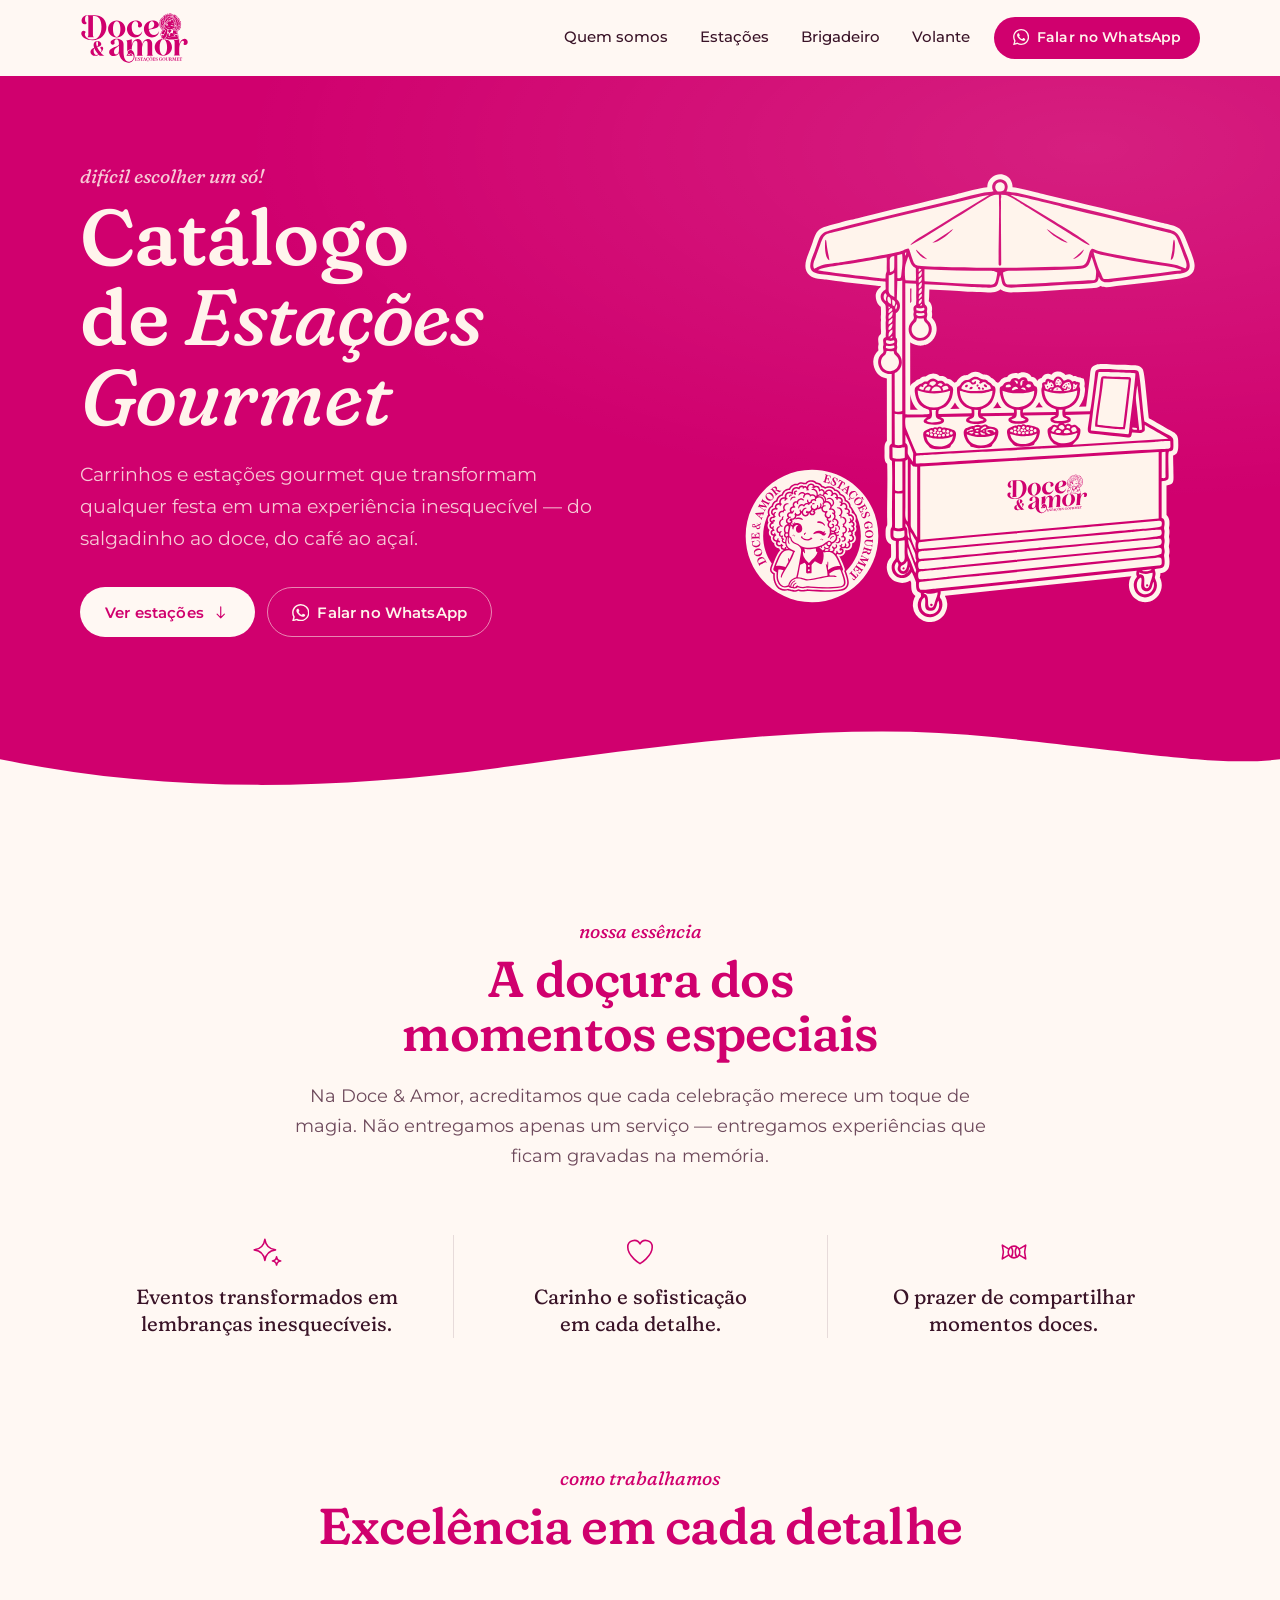
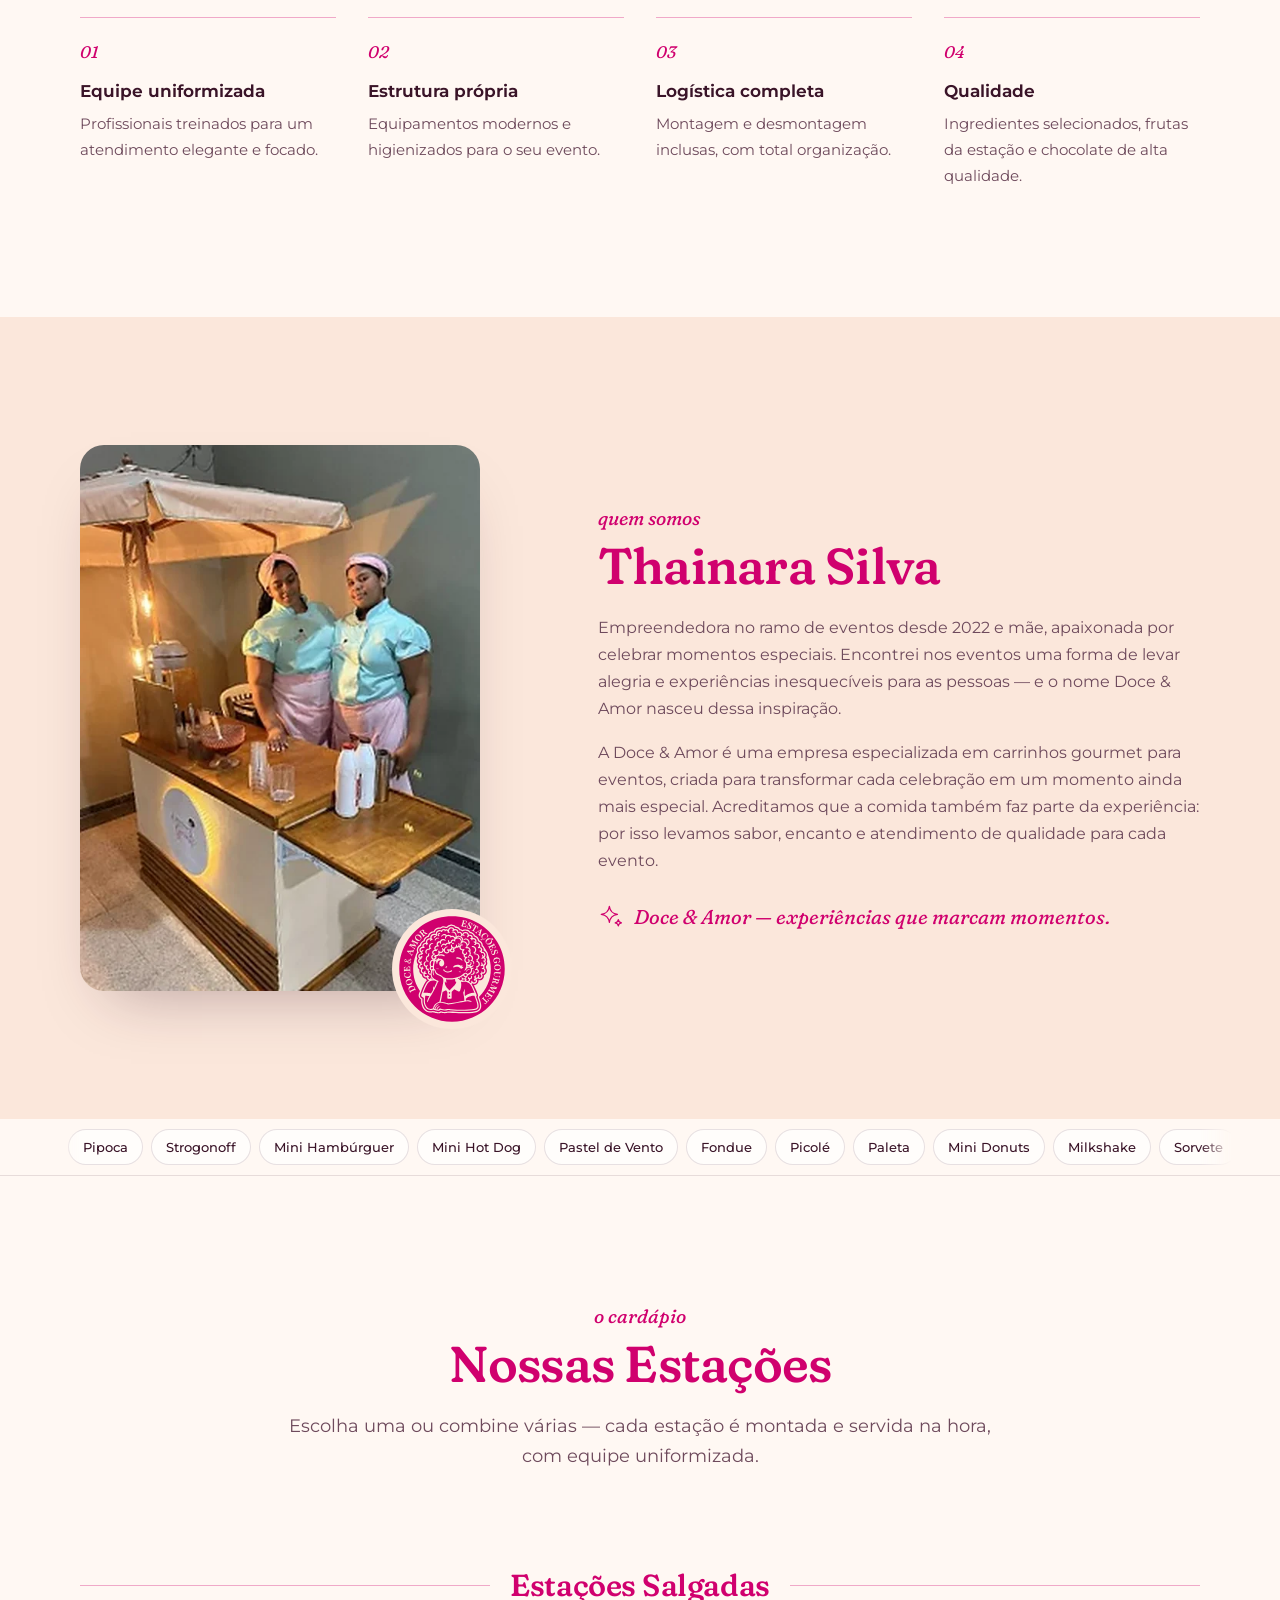
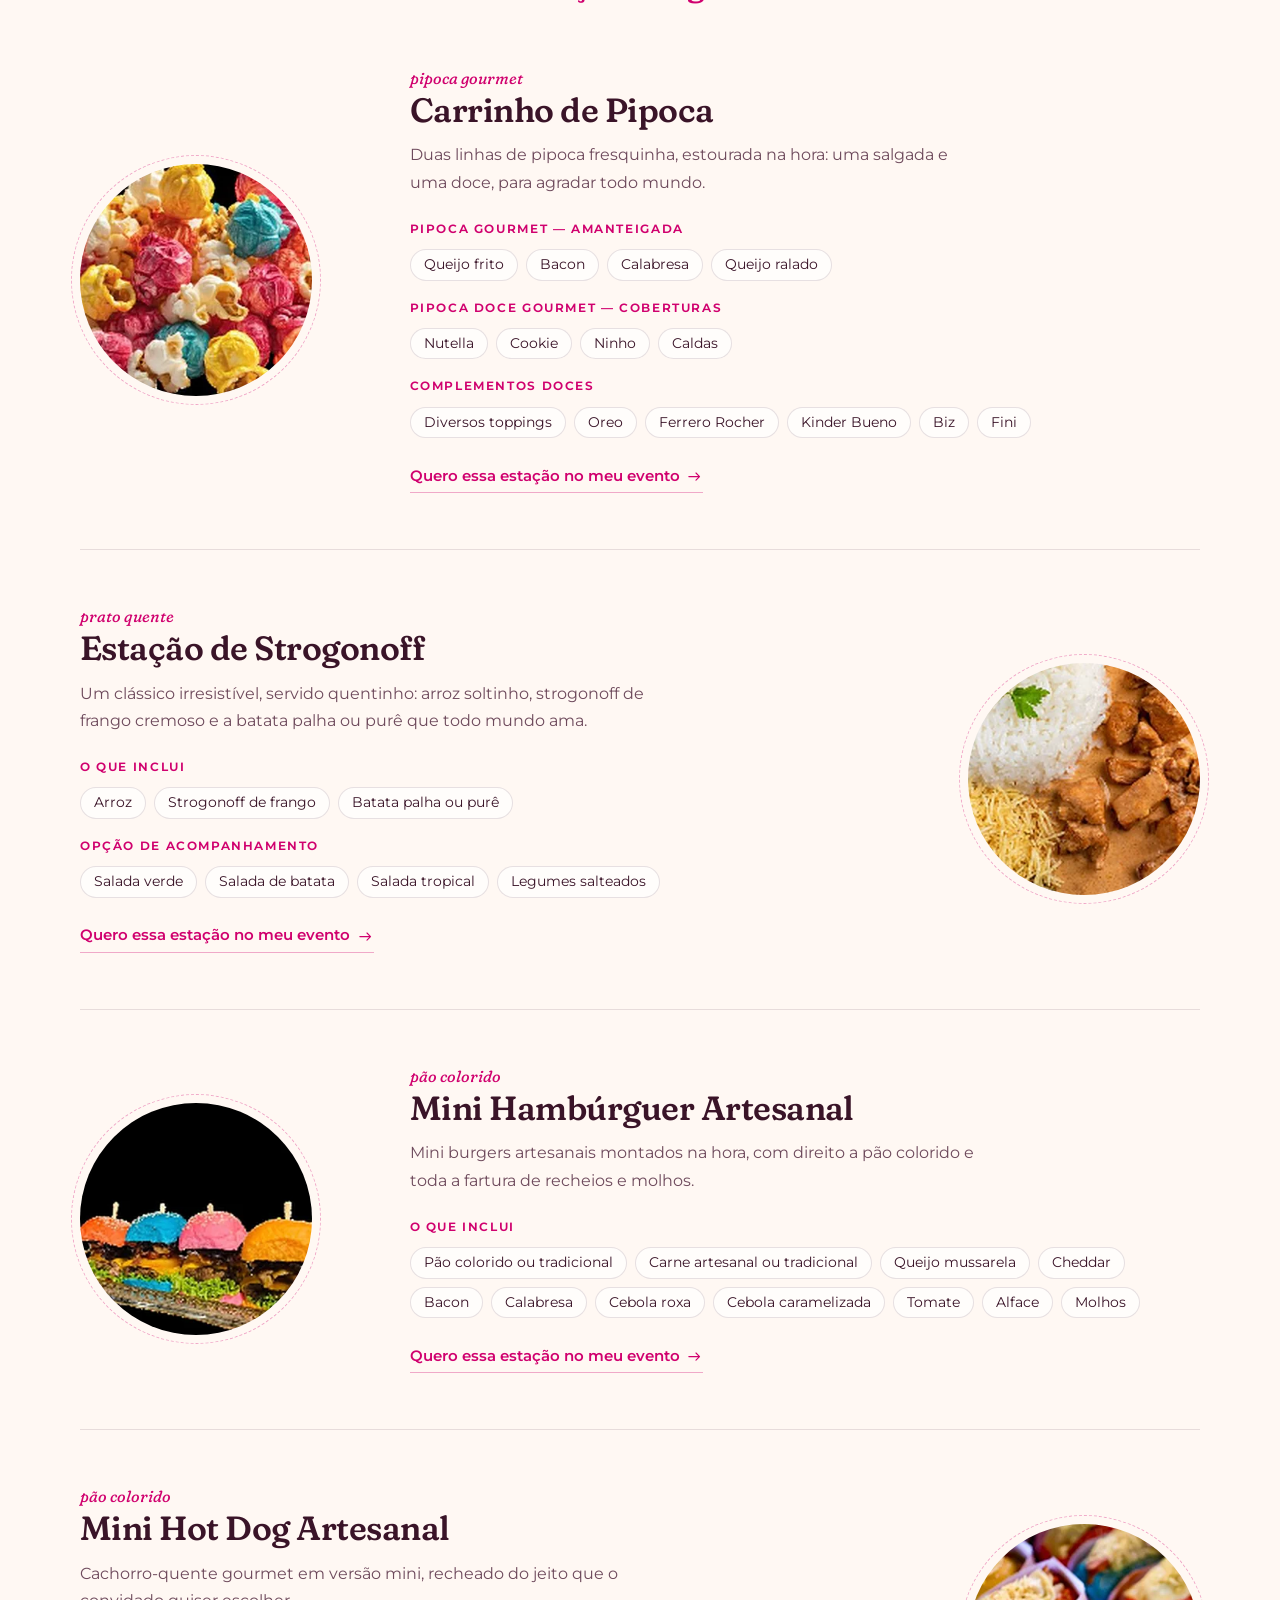
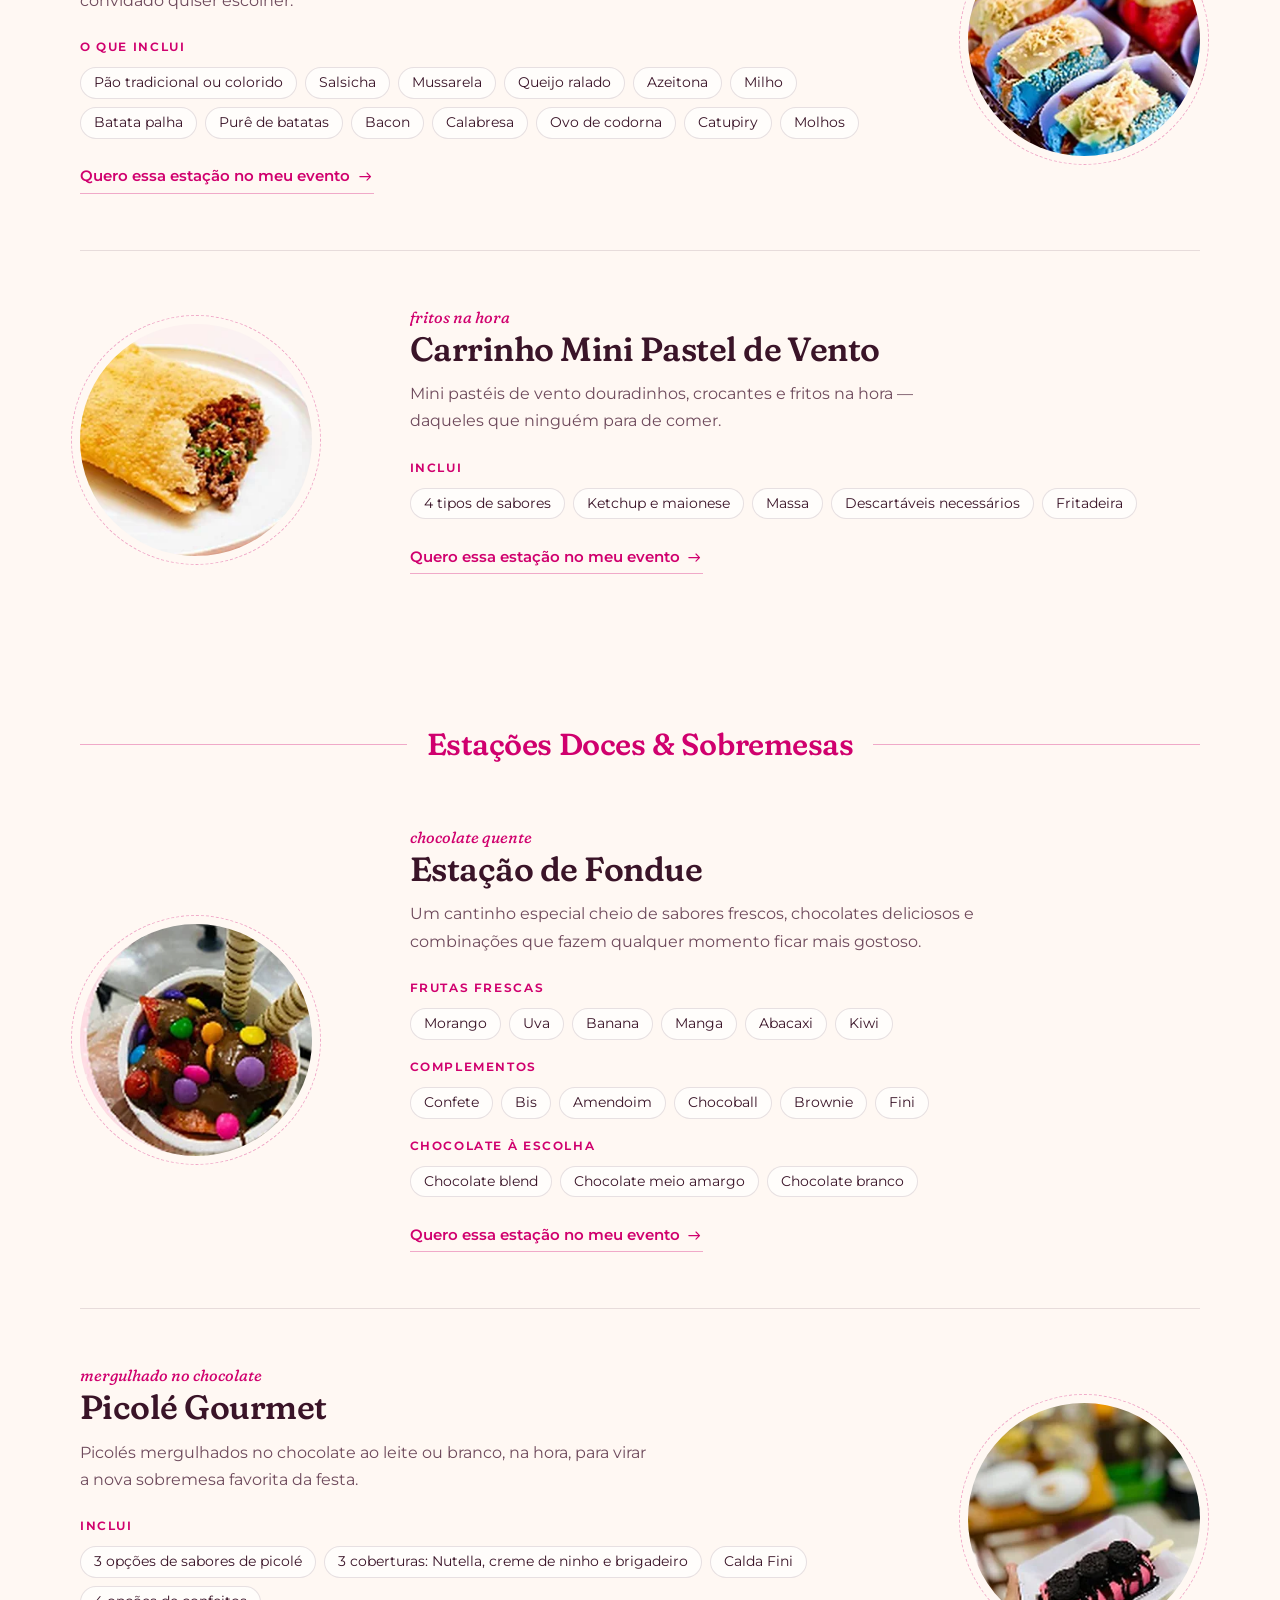
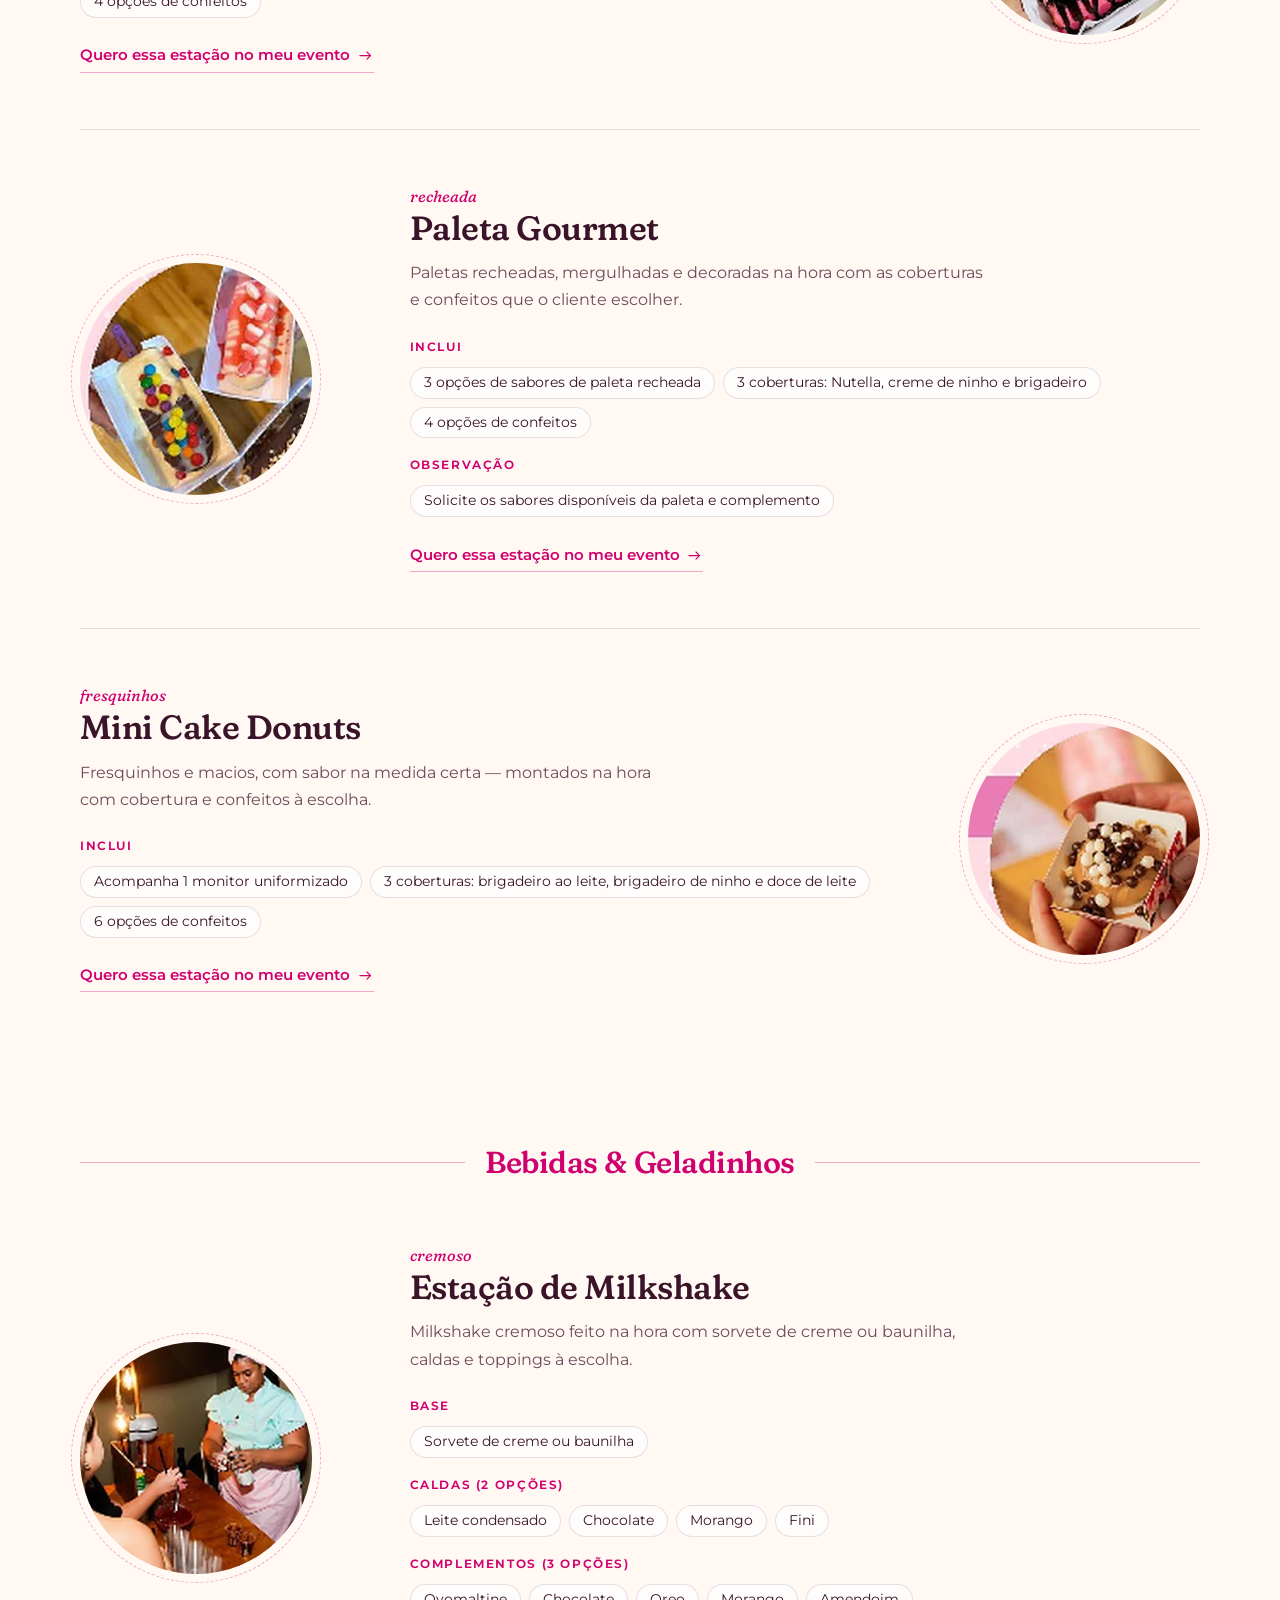
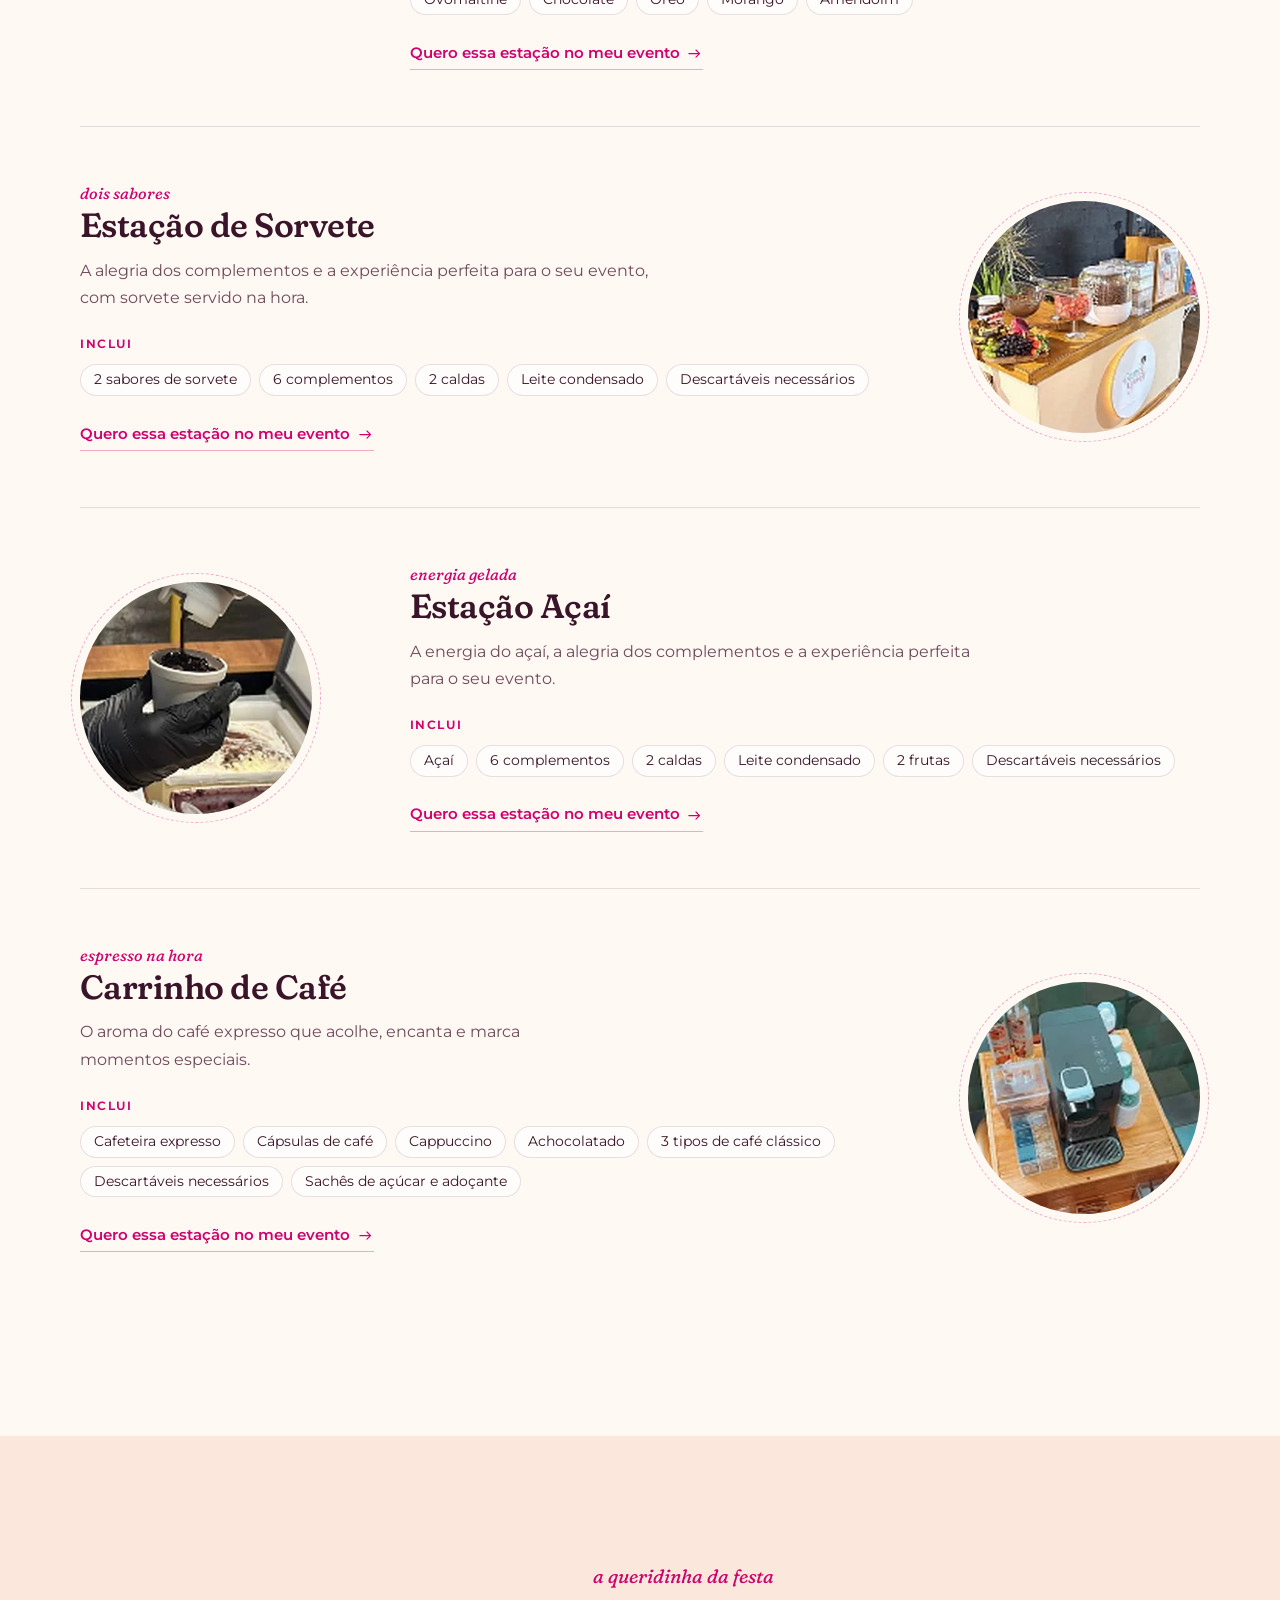
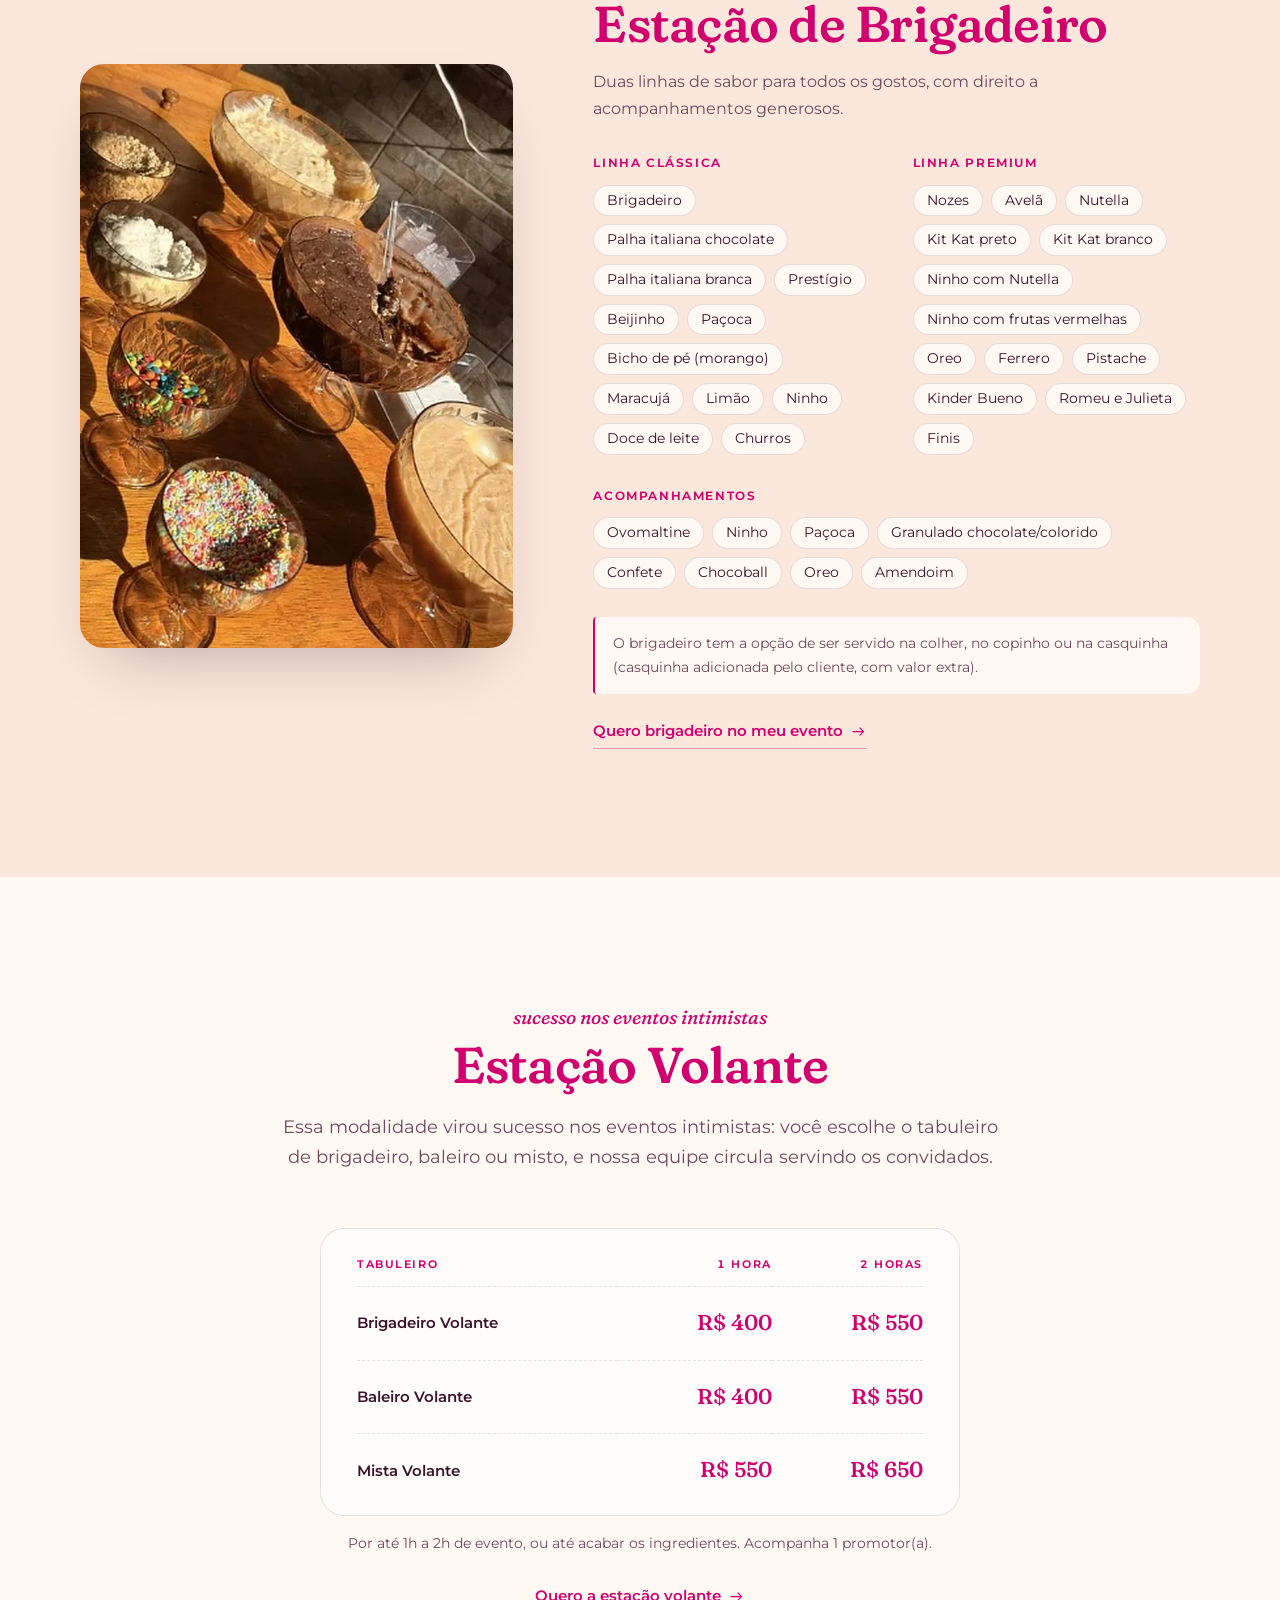
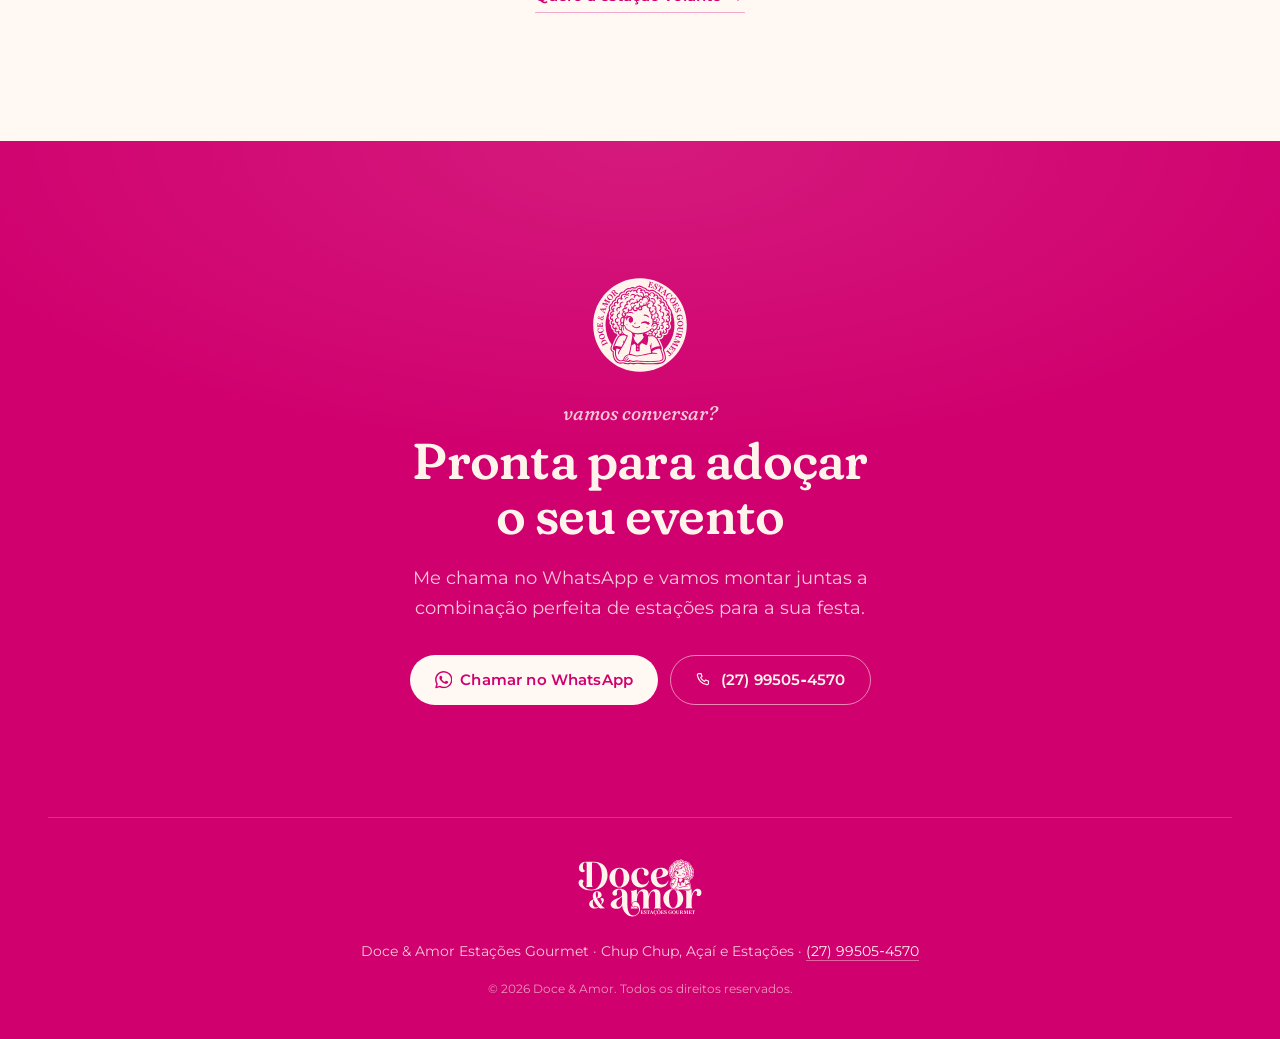
<file: public/index.html>
<!doctype html>
<html lang="pt-BR">
<head>
  <meta charset="utf-8">
  <meta name="viewport" content="width=device-width, initial-scale=1, viewport-fit=cover">
  <title>Doce &amp; Amor · Catálogo de Estações Gourmet</title>
  <meta name="description" content="Carrinhos e estações gourmet que transformam qualquer festa em uma experiência inesquecível — do salgadinho ao doce, do café ao açaí.">
  <meta name="theme-color" content="#D0006E">
  <meta name="color-scheme" content="light">

  <meta property="og:type" content="website">
  <meta property="og:locale" content="pt_BR">
  <meta property="og:site_name" content="Doce &amp; Amor Estações Gourmet">
  <meta property="og:title" content="Doce &amp; Amor · Catálogo de Estações Gourmet">
  <meta property="og:description" content="Carrinhos e estações gourmet que transformam qualquer festa em uma experiência inesquecível.">
  <meta property="og:url" content="https://doceeamor.brenoandreati.workers.dev/">
  <meta property="og:image" content="https://doceeamor.brenoandreati.workers.dev/assets/og-image.png">
  <meta name="twitter:card" content="summary_large_image">

  <link rel="icon" href="assets/brand/icone-magenta.svg" type="image/svg+xml">
  <link rel="apple-touch-icon" href="assets/apple-touch-icon.png">

  <link rel="preload" href="assets/fonts/fraunces-soft.woff2" as="font" type="font/woff2" crossorigin>
  <link rel="preload" href="assets/fonts/montserrat.woff2" as="font" type="font/woff2" crossorigin>
  <link rel="stylesheet" href="assets/css/styles.css">
  <script>document.documentElement.classList.add('js')</script>
  <script src="assets/js/main.js" defer></script>
</head>
<body>
  <svg width="0" height="0" style="position:absolute" aria-hidden="true" focusable="false">
    <symbol id="i-whatsapp" viewBox="0 0 24 24"><path fill="currentColor" d="M17.47 14.38c-.3-.15-1.76-.87-2.03-.97-.27-.1-.47-.15-.67.15-.2.3-.77.97-.94 1.16-.17.2-.35.22-.64.08-.3-.15-1.26-.47-2.39-1.48-.88-.79-1.48-1.76-1.65-2.06-.17-.3-.02-.46.13-.6.13-.14.3-.35.45-.52.15-.18.2-.3.3-.5.1-.2.05-.37-.03-.52-.07-.15-.67-1.61-.92-2.2-.24-.58-.49-.5-.67-.51h-.57c-.2 0-.52.07-.79.37-.27.3-1.04 1.02-1.04 2.48 0 1.46 1.07 2.88 1.21 3.07.15.2 2.1 3.2 5.08 4.49.71.3 1.26.49 1.7.63.71.22 1.36.19 1.87.12.57-.09 1.76-.72 2-1.42.25-.69.25-1.29.18-1.41-.08-.13-.27-.2-.57-.35m-5.42 7.4h-.01a9.87 9.87 0 0 1-5.03-1.38l-.36-.21-3.74.98 1-3.65-.24-.37a9.86 9.86 0 0 1-1.51-5.26c0-5.45 4.44-9.88 9.89-9.88 2.64 0 5.12 1.03 6.99 2.9a9.83 9.83 0 0 1 2.89 6.99c0 5.45-4.44 9.88-9.89 9.88m8.41-18.3A11.82 11.82 0 0 0 12.05 0C5.5 0 .16 5.34.16 11.89c0 2.1.55 4.14 1.59 5.95L.06 24l6.3-1.65a11.88 11.88 0 0 0 5.68 1.45h.01c6.55 0 11.89-5.34 11.89-11.9a11.82 11.82 0 0 0-3.48-8.4Z"/></symbol>
    <symbol id="i-phone" viewBox="0 0 24 24"><path fill="none" stroke="currentColor" stroke-width="1.6" stroke-linecap="round" stroke-linejoin="round" d="M5.2 3.5h3l1.5 4-2 1.3a11 11 0 0 0 5.5 5.5l1.3-2 4 1.5v3a2 2 0 0 1-2.2 2A16.5 16.5 0 0 1 3.2 5.7a2 2 0 0 1 2-2.2Z"/></symbol>
    <symbol id="i-arrow" viewBox="0 0 24 24"><path fill="none" stroke="currentColor" stroke-width="1.6" stroke-linecap="round" stroke-linejoin="round" d="M4 12h15m-5-5 5 5-5 5"/></symbol>
    <symbol id="i-arrow-down" viewBox="0 0 24 24"><path fill="none" stroke="currentColor" stroke-width="1.6" stroke-linecap="round" stroke-linejoin="round" d="M12 4v15m-5-5 5 5 5-5"/></symbol>
    <symbol id="i-sparkle" viewBox="0 0 32 32"><path fill="none" stroke="currentColor" stroke-width="1.5" stroke-linejoin="round" d="M14 4c.8 6.2 3.8 9.2 10 10-6.2.8-9.2 3.8-10 10-.8-6.2-3.8-9.2-10-10 6.2-.8 9.2-3.8 10-10Z"/><path fill="none" stroke="currentColor" stroke-width="1.5" stroke-linejoin="round" d="M25 20.5c.3 2.4 1.5 3.6 3.9 3.9-2.4.3-3.6 1.5-3.9 3.9-.3-2.4-1.5-3.6-3.9-3.9 2.4-.3 3.6-1.5 3.9-3.9Z"/></symbol>
    <symbol id="i-heart" viewBox="0 0 32 32"><path fill="none" stroke="currentColor" stroke-width="1.5" stroke-linejoin="round" d="M16 27S4.5 20 4.5 11.6A6.1 6.1 0 0 1 16 8.4a6.1 6.1 0 0 1 11.5 3.2C27.5 20 16 27 16 27Z"/></symbol>
    <symbol id="i-candy" viewBox="0 0 32 32"><g fill="none" stroke="currentColor" stroke-width="1.5" stroke-linejoin="round"><circle cx="16" cy="16" r="5.5"/><path d="M11.2 13.3 5 9.5l1 6.5-1 6.5 6.2-3.8M20.8 13.3 27 9.5 26 16l1 6.5-6.2-3.8"/><path d="M13.6 11.6c1.4 2.6 1.4 6.2 0 8.8M18.4 11.6c-1.4 2.6-1.4 6.2 0 8.8" stroke-linecap="round"/></g></symbol>
  </svg>

  <a class="skip-link" href="#conteudo">Pular para o conteúdo</a>

  <header class="site-header" id="topo">
    <div class="container header-inner">
      <a href="#inicio" class="brand" aria-label="Doce &amp; Amor Estações Gourmet — início">
        <img src="assets/brand/logo-magenta.svg" alt="Doce &amp; Amor Estações Gourmet" width="116" height="54">
      </a>
      <nav class="main-nav" aria-label="Principal">
        <a href="#sobre">Quem somos</a>
        <a href="#estacoes">Estações</a>
        <a href="#brigadeiro">Brigadeiro</a>
        <a href="#volante">Volante</a>
      </nav>
      <a class="btn btn-primary btn-sm" data-wa href="https://wa.me/5527995054570">
        <svg class="icon" aria-hidden="true"><use href="#i-whatsapp"/></svg>
        <span class="hide-sm">Falar no WhatsApp</span><span class="show-sm">WhatsApp</span>
      </a>
    </div>
  </header>

  <main id="conteudo">
    <!-- Início -->
    <section class="hero" id="inicio">
      <div class="container hero-grid">
        <div class="hero-copy">
          <p class="eyebrow eyebrow-light">difícil escolher um só!</p>
          <h1>Catálogo de <em>Estações Gourmet</em></h1>
          <p class="lead">Carrinhos e estações gourmet que transformam qualquer festa em uma experiência inesquecível — do salgadinho ao doce, do café ao açaí.</p>
          <div class="actions">
            <a class="btn btn-light" href="#estacoes">Ver estações <svg class="icon" aria-hidden="true"><use href="#i-arrow-down"/></svg></a>
            <a class="btn btn-ghost-light" data-wa href="https://wa.me/5527995054570">
              <svg class="icon" aria-hidden="true"><use href="#i-whatsapp"/></svg> Falar no WhatsApp
            </a>
          </div>
        </div>
        <div class="hero-art" aria-hidden="true">
          <img class="hero-cart" src="assets/brand/carrinho-creme.svg" alt="" width="328" height="380">
          <img class="hero-seal spin" src="assets/brand/selo-creme.svg" alt="" width="120" height="120">
        </div>
      </div>
      <svg class="wave" viewBox="0 0 1440 90" preserveAspectRatio="none" aria-hidden="true"><path d="M0 52c180 38 360 38 560 10S940 6 1120 26s250 34 320 26v38H0Z"/></svg>
    </section>

    <!-- Essência -->
    <section class="section" id="essencia" aria-labelledby="essencia-titulo">
      <div class="container narrow center" data-reveal>
        <p class="eyebrow">nossa essência</p>
        <h2 id="essencia-titulo">A doçura dos momentos especiais</h2>
        <p class="intro">Na Doce &amp; Amor, acreditamos que cada celebração merece um toque de magia. Não entregamos apenas um serviço — entregamos experiências que ficam gravadas na memória.</p>
      </div>
      <ul class="container values" data-reveal>
        <li><svg class="value-icon" aria-hidden="true"><use href="#i-sparkle"/></svg><p>Eventos transformados em lembranças inesquecíveis.</p></li>
        <li><svg class="value-icon" aria-hidden="true"><use href="#i-heart"/></svg><p>Carinho e sofisticação em cada detalhe.</p></li>
        <li><svg class="value-icon" aria-hidden="true"><use href="#i-candy"/></svg><p>O prazer de compartilhar momentos doces.</p></li>
      </ul>

      <div class="container narrow center block-gap" data-reveal>
        <p class="eyebrow">como trabalhamos</p>
        <h2>Excelência em cada detalhe</h2>
      </div>
      <ol class="container pillars" data-reveal>
        <li><span class="num">01</span><h3>Equipe uniformizada</h3><p>Profissionais treinados para um atendimento elegante e focado.</p></li>
        <li><span class="num">02</span><h3>Estrutura própria</h3><p>Equipamentos modernos e higienizados para o seu evento.</p></li>
        <li><span class="num">03</span><h3>Logística completa</h3><p>Montagem e desmontagem inclusas, com total organização.</p></li>
        <li><span class="num">04</span><h3>Qualidade</h3><p>Ingredientes selecionados, frutas da estação e chocolate de alta qualidade.</p></li>
      </ol>
    </section>

    <!-- Quem somos -->
    <section class="section section-cream" id="sobre" aria-labelledby="sobre-titulo">
      <div class="container about-grid">
        <figure class="about-photo" data-reveal>
          <img src="assets/img/sobre/thainara.webp" alt="Thainara Silva e sua equipe, uniformizadas, ao lado de um carrinho gourmet da Doce &amp; Amor" width="520" height="710" loading="lazy" decoding="async">
          <img class="about-seal spin" src="assets/brand/selo-magenta.svg" alt="" width="120" height="120" aria-hidden="true">
        </figure>
        <div class="about-copy" data-reveal>
          <p class="eyebrow">quem somos</p>
          <h2 id="sobre-titulo">Thainara Silva</h2>
          <p>Empreendedora no ramo de eventos desde 2022 e mãe, apaixonada por celebrar momentos especiais. Encontrei nos eventos uma forma de levar alegria e experiências inesquecíveis para as pessoas — e o nome Doce &amp; Amor nasceu dessa inspiração.</p>
          <p>A Doce &amp; Amor é uma empresa especializada em carrinhos gourmet para eventos, criada para transformar cada celebração em um momento ainda mais especial. Acreditamos que a comida também faz parte da experiência: por isso levamos sabor, encanto e atendimento de qualidade para cada evento.</p>
          <p class="signature"><svg class="icon" aria-hidden="true"><use href="#i-sparkle"/></svg> Doce &amp; Amor — experiências que marcam momentos.</p>
        </div>
      </div>
    </section>

    <div class="catalog">
      <nav class="station-nav" aria-label="Estações do cardápio">
        <ul class="chips-scroll">
          <li><a href="#pipoca">Pipoca</a></li>
          <li><a href="#strogonoff">Strogonoff</a></li>
          <li><a href="#hamburguer">Mini Hambúrguer</a></li>
          <li><a href="#hotdog">Mini Hot Dog</a></li>
          <li><a href="#pastel">Pastel de Vento</a></li>
          <li><a href="#fondue">Fondue</a></li>
          <li><a href="#picole">Picolé</a></li>
          <li><a href="#paleta">Paleta</a></li>
          <li><a href="#donuts">Mini Donuts</a></li>
          <li><a href="#milkshake">Milkshake</a></li>
          <li><a href="#sorvete">Sorvete</a></li>
          <li><a href="#acai">Açaí</a></li>
          <li><a href="#cafe">Café</a></li>
          <li><a href="#brigadeiro">Brigadeiro</a></li>
          <li><a href="#volante">Volante</a></li>
        </ul>
      </nav>

      <!-- Estações -->
      <section class="section stations-section" id="estacoes" aria-labelledby="estacoes-titulo">
        <div class="container narrow center" data-reveal>
          <p class="eyebrow">o cardápio</p>
          <h2 id="estacoes-titulo">Nossas Estações</h2>
          <p class="intro">Escolha uma ou combine várias — cada estação é montada e servida na hora, com equipe uniformizada.</p>
        </div>

        <div class="container stations">
          <!-- Salgadas -->
          <div class="group">
            <h3 class="group-title"><span>Estações Salgadas</span></h3>

            <article class="station" id="pipoca" data-reveal>
              <div class="station-photo"><img src="assets/img/estacoes/pipoca.webp" alt="Pipocas gourmet coloridas" width="332" height="332" loading="lazy" decoding="async"></div>
              <header class="station-head"><p class="eyebrow">pipoca gourmet</p><h4>Carrinho de Pipoca</h4></header>
              <div class="station-body">
                <p>Duas linhas de pipoca fresquinha, estourada na hora: uma salgada e uma doce, para agradar todo mundo.</p>
                <dl class="options">
                  <div><dt>Pipoca gourmet — amanteigada</dt><dd><ul class="chips"><li>Queijo frito</li><li>Bacon</li><li>Calabresa</li><li>Queijo ralado</li></ul></dd></div>
                  <div><dt>Pipoca doce gourmet — coberturas</dt><dd><ul class="chips"><li>Nutella</li><li>Cookie</li><li>Ninho</li><li>Caldas</li></ul></dd></div>
                  <div><dt>Complementos doces</dt><dd><ul class="chips"><li>Diversos toppings</li><li>Oreo</li><li>Ferrero Rocher</li><li>Kinder Bueno</li><li>Biz</li><li>Fini</li></ul></dd></div>
                </dl>
                <a class="link-cta" data-wa="Carrinho de Pipoca" href="https://wa.me/5527995054570">Quero essa estação no meu evento <svg class="icon" aria-hidden="true"><use href="#i-arrow"/></svg></a>
              </div>
            </article>

            <article class="station" id="strogonoff" data-reveal>
              <div class="station-photo"><img src="assets/img/estacoes/strogonoff.webp" alt="Prato de strogonoff de frango com arroz e batata palha" width="300" height="300" loading="lazy" decoding="async"></div>
              <header class="station-head"><p class="eyebrow">prato quente</p><h4>Estação de Strogonoff</h4></header>
              <div class="station-body">
                <p>Um clássico irresistível, servido quentinho: arroz soltinho, strogonoff de frango cremoso e a batata palha ou purê que todo mundo ama.</p>
                <dl class="options">
                  <div><dt>O que inclui</dt><dd><ul class="chips"><li>Arroz</li><li>Strogonoff de frango</li><li>Batata palha ou purê</li></ul></dd></div>
                  <div><dt>Opção de acompanhamento</dt><dd><ul class="chips"><li>Salada verde</li><li>Salada de batata</li><li>Salada tropical</li><li>Legumes salteados</li></ul></dd></div>
                </dl>
                <a class="link-cta" data-wa="Estação de Strogonoff" href="https://wa.me/5527995054570">Quero essa estação no meu evento <svg class="icon" aria-hidden="true"><use href="#i-arrow"/></svg></a>
              </div>
            </article>

            <article class="station" id="hamburguer" data-reveal>
              <div class="station-photo"><img src="assets/img/estacoes/hamburguer.webp" alt="Mini hambúrgueres artesanais com pães coloridos" width="296" height="296" loading="lazy" decoding="async"></div>
              <header class="station-head"><p class="eyebrow">pão colorido</p><h4>Mini Hambúrguer Artesanal</h4></header>
              <div class="station-body">
                <p>Mini burgers artesanais montados na hora, com direito a pão colorido e toda a fartura de recheios e molhos.</p>
                <dl class="options">
                  <div><dt>O que inclui</dt><dd><ul class="chips"><li>Pão colorido ou tradicional</li><li>Carne artesanal ou tradicional</li><li>Queijo mussarela</li><li>Cheddar</li><li>Bacon</li><li>Calabresa</li><li>Cebola roxa</li><li>Cebola caramelizada</li><li>Tomate</li><li>Alface</li><li>Molhos</li></ul></dd></div>
                </dl>
                <a class="link-cta" data-wa="Mini Hambúrguer Artesanal" href="https://wa.me/5527995054570">Quero essa estação no meu evento <svg class="icon" aria-hidden="true"><use href="#i-arrow"/></svg></a>
              </div>
            </article>

            <article class="station" id="hotdog" data-reveal>
              <div class="station-photo"><img src="assets/img/estacoes/hotdog.webp" alt="Mini hot dogs artesanais com pães coloridos" width="300" height="300" loading="lazy" decoding="async"></div>
              <header class="station-head"><p class="eyebrow">pão colorido</p><h4>Mini Hot Dog Artesanal</h4></header>
              <div class="station-body">
                <p>Cachorro-quente gourmet em versão mini, recheado do jeito que o convidado quiser escolher.</p>
                <dl class="options">
                  <div><dt>O que inclui</dt><dd><ul class="chips"><li>Pão tradicional ou colorido</li><li>Salsicha</li><li>Mussarela</li><li>Queijo ralado</li><li>Azeitona</li><li>Milho</li><li>Batata palha</li><li>Purê de batatas</li><li>Bacon</li><li>Calabresa</li><li>Ovo de codorna</li><li>Catupiry</li><li>Molhos</li></ul></dd></div>
                </dl>
                <a class="link-cta" data-wa="Mini Hot Dog Artesanal" href="https://wa.me/5527995054570">Quero essa estação no meu evento <svg class="icon" aria-hidden="true"><use href="#i-arrow"/></svg></a>
              </div>
            </article>

            <article class="station" id="pastel" data-reveal>
              <div class="station-photo"><img src="assets/img/estacoes/pastel.webp" alt="Mini pastel de vento recheado" width="276" height="276" loading="lazy" decoding="async"></div>
              <header class="station-head"><p class="eyebrow">fritos na hora</p><h4>Carrinho Mini Pastel de Vento</h4></header>
              <div class="station-body">
                <p>Mini pastéis de vento douradinhos, crocantes e fritos na hora — daqueles que ninguém para de comer.</p>
                <dl class="options">
                  <div><dt>Inclui</dt><dd><ul class="chips"><li>4 tipos de sabores</li><li>Ketchup e maionese</li><li>Massa</li><li>Descartáveis necessários</li><li>Fritadeira</li></ul></dd></div>
                </dl>
                <a class="link-cta" data-wa="Carrinho Mini Pastel de Vento" href="https://wa.me/5527995054570">Quero essa estação no meu evento <svg class="icon" aria-hidden="true"><use href="#i-arrow"/></svg></a>
              </div>
            </article>
          </div>

          <!-- Doces -->
          <div class="group">
            <h3 class="group-title"><span>Estações Doces &amp; Sobremesas</span></h3>

            <article class="station" id="fondue" data-reveal>
              <div class="station-photo"><img src="assets/img/estacoes/fondue.webp" alt="Copo de fondue com morangos, chocolate e confeitos" width="272" height="272" loading="lazy" decoding="async"></div>
              <header class="station-head"><p class="eyebrow">chocolate quente</p><h4>Estação de Fondue</h4></header>
              <div class="station-body">
                <p>Um cantinho especial cheio de sabores frescos, chocolates deliciosos e combinações que fazem qualquer momento ficar mais gostoso.</p>
                <dl class="options">
                  <div><dt>Frutas frescas</dt><dd><ul class="chips"><li>Morango</li><li>Uva</li><li>Banana</li><li>Manga</li><li>Abacaxi</li><li>Kiwi</li></ul></dd></div>
                  <div><dt>Complementos</dt><dd><ul class="chips"><li>Confete</li><li>Bis</li><li>Amendoim</li><li>Chocoball</li><li>Brownie</li><li>Fini</li></ul></dd></div>
                  <div><dt>Chocolate à escolha</dt><dd><ul class="chips"><li>Chocolate blend</li><li>Chocolate meio amargo</li><li>Chocolate branco</li></ul></dd></div>
                </dl>
                <a class="link-cta" data-wa="Estação de Fondue" href="https://wa.me/5527995054570">Quero essa estação no meu evento <svg class="icon" aria-hidden="true"><use href="#i-arrow"/></svg></a>
              </div>
            </article>

            <article class="station" id="picole" data-reveal>
              <div class="station-photo"><img src="assets/img/estacoes/picole.webp" alt="Picolé gourmet mergulhado no chocolate com cobertura de cookies" width="296" height="296" loading="lazy" decoding="async"></div>
              <header class="station-head"><p class="eyebrow">mergulhado no chocolate</p><h4>Picolé Gourmet</h4></header>
              <div class="station-body">
                <p>Picolés mergulhados no chocolate ao leite ou branco, na hora, para virar a nova sobremesa favorita da festa.</p>
                <dl class="options">
                  <div><dt>Inclui</dt><dd><ul class="chips"><li>3 opções de sabores de picolé</li><li>3 coberturas: Nutella, creme de ninho e brigadeiro</li><li>Calda Fini</li><li>4 opções de confeitos</li></ul></dd></div>
                </dl>
                <a class="link-cta" data-wa="Picolé Gourmet" href="https://wa.me/5527995054570">Quero essa estação no meu evento <svg class="icon" aria-hidden="true"><use href="#i-arrow"/></svg></a>
              </div>
            </article>

            <article class="station" id="paleta" data-reveal>
              <div class="station-photo"><img src="assets/img/estacoes/paleta.webp" alt="Paletas recheadas decoradas com confeitos coloridos" width="276" height="276" loading="lazy" decoding="async"></div>
              <header class="station-head"><p class="eyebrow">recheada</p><h4>Paleta Gourmet</h4></header>
              <div class="station-body">
                <p>Paletas recheadas, mergulhadas e decoradas na hora com as coberturas e confeitos que o cliente escolher.</p>
                <dl class="options">
                  <div><dt>Inclui</dt><dd><ul class="chips"><li>3 opções de sabores de paleta recheada</li><li>3 coberturas: Nutella, creme de ninho e brigadeiro</li><li>4 opções de confeitos</li></ul></dd></div>
                  <div><dt>Observação</dt><dd><ul class="chips"><li>Solicite os sabores disponíveis da paleta e complemento</li></ul></dd></div>
                </dl>
                <a class="link-cta" data-wa="Paleta Gourmet" href="https://wa.me/5527995054570">Quero essa estação no meu evento <svg class="icon" aria-hidden="true"><use href="#i-arrow"/></svg></a>
              </div>
            </article>

            <article class="station" id="donuts" data-reveal>
              <div class="station-photo"><img src="assets/img/estacoes/donuts.webp" alt="Mini cake donut com cobertura e confeitos" width="272" height="272" loading="lazy" decoding="async"></div>
              <header class="station-head"><p class="eyebrow">fresquinhos</p><h4>Mini Cake Donuts</h4></header>
              <div class="station-body">
                <p>Fresquinhos e macios, com sabor na medida certa — montados na hora com cobertura e confeitos à escolha.</p>
                <dl class="options">
                  <div><dt>Inclui</dt><dd><ul class="chips"><li>Acompanha 1 monitor uniformizado</li><li>3 coberturas: brigadeiro ao leite, brigadeiro de ninho e doce de leite</li><li>6 opções de confeitos</li></ul></dd></div>
                </dl>
                <a class="link-cta" data-wa="Mini Cake Donuts" href="https://wa.me/5527995054570">Quero essa estação no meu evento <svg class="icon" aria-hidden="true"><use href="#i-arrow"/></svg></a>
              </div>
            </article>
          </div>

          <!-- Bebidas -->
          <div class="group">
            <h3 class="group-title"><span>Bebidas &amp; Geladinhos</span></h3>

            <article class="station" id="milkshake" data-reveal>
              <div class="station-photo"><img src="assets/img/estacoes/milkshake.webp" alt="Equipe da Doce &amp; Amor preparando milkshakes no evento" width="272" height="272" loading="lazy" decoding="async"></div>
              <header class="station-head"><p class="eyebrow">cremoso</p><h4>Estação de Milkshake</h4></header>
              <div class="station-body">
                <p>Milkshake cremoso feito na hora com sorvete de creme ou baunilha, caldas e toppings à escolha.</p>
                <dl class="options">
                  <div><dt>Base</dt><dd><ul class="chips"><li>Sorvete de creme ou baunilha</li></ul></dd></div>
                  <div><dt>Caldas (2 opções)</dt><dd><ul class="chips"><li>Leite condensado</li><li>Chocolate</li><li>Morango</li><li>Fini</li></ul></dd></div>
                  <div><dt>Complementos (3 opções)</dt><dd><ul class="chips"><li>Ovomaltine</li><li>Chocolate</li><li>Oreo</li><li>Morango</li><li>Amendoim</li></ul></dd></div>
                </dl>
                <a class="link-cta" data-wa="Estação de Milkshake" href="https://wa.me/5527995054570">Quero essa estação no meu evento <svg class="icon" aria-hidden="true"><use href="#i-arrow"/></svg></a>
              </div>
            </article>

            <article class="station" id="sorvete" data-reveal>
              <div class="station-photo"><img src="assets/img/estacoes/sorvete.webp" alt="Carrinho da estação de sorvete montado com complementos" width="300" height="300" loading="lazy" decoding="async"></div>
              <header class="station-head"><p class="eyebrow">dois sabores</p><h4>Estação de Sorvete</h4></header>
              <div class="station-body">
                <p>A alegria dos complementos e a experiência perfeita para o seu evento, com sorvete servido na hora.</p>
                <dl class="options">
                  <div><dt>Inclui</dt><dd><ul class="chips"><li>2 sabores de sorvete</li><li>6 complementos</li><li>2 caldas</li><li>Leite condensado</li><li>Descartáveis necessários</li></ul></dd></div>
                </dl>
                <a class="link-cta" data-wa="Estação de Sorvete" href="https://wa.me/5527995054570">Quero essa estação no meu evento <svg class="icon" aria-hidden="true"><use href="#i-arrow"/></svg></a>
              </div>
            </article>

            <article class="station" id="acai" data-reveal>
              <div class="station-photo"><img src="assets/img/estacoes/acai.webp" alt="Açaí sendo servido na hora em copo" width="296" height="296" loading="lazy" decoding="async"></div>
              <header class="station-head"><p class="eyebrow">energia gelada</p><h4>Estação Açaí</h4></header>
              <div class="station-body">
                <p>A energia do açaí, a alegria dos complementos e a experiência perfeita para o seu evento.</p>
                <dl class="options">
                  <div><dt>Inclui</dt><dd><ul class="chips"><li>Açaí</li><li>6 complementos</li><li>2 caldas</li><li>Leite condensado</li><li>2 frutas</li><li>Descartáveis necessários</li></ul></dd></div>
                </dl>
                <a class="link-cta" data-wa="Estação Açaí" href="https://wa.me/5527995054570">Quero essa estação no meu evento <svg class="icon" aria-hidden="true"><use href="#i-arrow"/></svg></a>
              </div>
            </article>

            <article class="station" id="cafe" data-reveal>
              <div class="station-photo"><img src="assets/img/estacoes/cafe.webp" alt="Carrinho de café com cafeteira expresso" width="300" height="300" loading="lazy" decoding="async"></div>
              <header class="station-head"><p class="eyebrow">espresso na hora</p><h4>Carrinho de Café</h4></header>
              <div class="station-body">
                <p>O aroma do café expresso que acolhe, encanta e marca momentos especiais.</p>
                <dl class="options">
                  <div><dt>Inclui</dt><dd><ul class="chips"><li>Cafeteira expresso</li><li>Cápsulas de café</li><li>Cappuccino</li><li>Achocolatado</li><li>3 tipos de café clássico</li><li>Descartáveis necessários</li><li>Sachês de açúcar e adoçante</li></ul></dd></div>
                </dl>
                <a class="link-cta" data-wa="Carrinho de Café" href="https://wa.me/5527995054570">Quero essa estação no meu evento <svg class="icon" aria-hidden="true"><use href="#i-arrow"/></svg></a>
              </div>
            </article>
          </div>
        </div>
      </section>

      <!-- Brigadeiro -->
      <section class="section section-cream" id="brigadeiro" aria-labelledby="brigadeiro-titulo">
        <div class="container brig-grid">
          <figure class="brig-photo" data-reveal>
            <img src="assets/img/estacoes/brigadeiro.webp" alt="Taças com brigadeiro de colher e acompanhamentos da estação de brigadeiro" width="662" height="892" loading="lazy" decoding="async">
          </figure>
          <div class="brig-copy" data-reveal>
            <p class="eyebrow">a queridinha da festa</p>
            <h2 id="brigadeiro-titulo">Estação de Brigadeiro</h2>
            <p>Duas linhas de sabor para todos os gostos, com direito a acompanhamentos generosos.</p>
            <div class="lines">
              <div>
                <h3 class="label">Linha Clássica</h3>
                <ul class="chips"><li>Brigadeiro</li><li>Palha italiana chocolate</li><li>Palha italiana branca</li><li>Prestígio</li><li>Beijinho</li><li>Paçoca</li><li>Bicho de pé (morango)</li><li>Maracujá</li><li>Limão</li><li>Ninho</li><li>Doce de leite</li><li>Churros</li></ul>
              </div>
              <div>
                <h3 class="label">Linha Premium</h3>
                <ul class="chips"><li>Nozes</li><li>Avelã</li><li>Nutella</li><li>Kit Kat preto</li><li>Kit Kat branco</li><li>Ninho com Nutella</li><li>Ninho com frutas vermelhas</li><li>Oreo</li><li>Ferrero</li><li>Pistache</li><li>Kinder Bueno</li><li>Romeu e Julieta</li><li>Finis</li></ul>
              </div>
            </div>
            <h3 class="label">Acompanhamentos</h3>
            <ul class="chips"><li>Ovomaltine</li><li>Ninho</li><li>Paçoca</li><li>Granulado chocolate/colorido</li><li>Confete</li><li>Chocoball</li><li>Oreo</li><li>Amendoim</li></ul>
            <p class="note">O brigadeiro tem a opção de ser servido na colher, no copinho ou na casquinha (casquinha adicionada pelo cliente, com valor extra).</p>
            <a class="link-cta" data-wa="Estação de Brigadeiro" href="https://wa.me/5527995054570">Quero brigadeiro no meu evento <svg class="icon" aria-hidden="true"><use href="#i-arrow"/></svg></a>
          </div>
        </div>
      </section>

      <!-- Volante -->
      <section class="section" id="volante" aria-labelledby="volante-titulo">
        <div class="container narrow center" data-reveal>
          <p class="eyebrow">sucesso nos eventos intimistas</p>
          <h2 id="volante-titulo">Estação Volante</h2>
          <p class="intro">Essa modalidade virou sucesso nos eventos intimistas: você escolhe o tabuleiro de brigadeiro, baleiro ou misto, e nossa equipe circula servindo os convidados.</p>
        </div>
        <div class="container" data-reveal>
          <div class="price-card">
            <table class="price-table">
              <caption class="sr-only">Valores da Estação Volante por tempo de evento</caption>
              <thead>
                <tr><th scope="col">Tabuleiro</th><th scope="col">1 hora</th><th scope="col">2 horas</th></tr>
              </thead>
              <tbody>
                <tr><th scope="row">Brigadeiro Volante</th><td>R$&nbsp;400</td><td>R$&nbsp;550</td></tr>
                <tr><th scope="row">Baleiro Volante</th><td>R$&nbsp;400</td><td>R$&nbsp;550</td></tr>
                <tr><th scope="row">Mista Volante</th><td>R$&nbsp;550</td><td>R$&nbsp;650</td></tr>
              </tbody>
            </table>
          </div>
          <p class="price-note">Por até 1h a 2h de evento, ou até acabar os ingredientes. Acompanha 1 promotor(a).</p>
          <p class="center"><a class="link-cta" data-wa="Estação Volante" href="https://wa.me/5527995054570">Quero a estação volante <svg class="icon" aria-hidden="true"><use href="#i-arrow"/></svg></a></p>
        </div>
      </section>
    </div>

    <!-- Contato -->
    <section class="contact" id="contato" aria-labelledby="contato-titulo">
      <div class="container narrow center" data-reveal>
        <img class="contact-seal spin" src="assets/brand/selo-creme.svg" alt="" width="104" height="104" aria-hidden="true">
        <p class="eyebrow eyebrow-light">vamos conversar?</p>
        <h2 id="contato-titulo">Pronta para adoçar o seu evento</h2>
        <p class="intro">Me chama no WhatsApp e vamos montar juntas a combinação perfeita de estações para a sua festa.</p>
        <div class="actions center-actions">
          <a class="btn btn-light" data-wa href="https://wa.me/5527995054570">
            <svg class="icon" aria-hidden="true"><use href="#i-whatsapp"/></svg> Chamar no WhatsApp
          </a>
          <a class="btn btn-ghost-light" href="tel:+5527995054570">
            <svg class="icon" aria-hidden="true"><use href="#i-phone"/></svg> (27)&nbsp;99505&#8209;4570
          </a>
        </div>
      </div>
    </section>
  </main>

  <footer class="site-footer">
    <div class="container footer-inner">
      <img src="assets/brand/logo-creme.svg" alt="Doce &amp; Amor Estações Gourmet" width="138" height="64" loading="lazy">
      <p>Doce &amp; Amor Estações Gourmet · Chup Chup, Açaí e Estações · <a href="tel:+5527995054570">(27)&nbsp;99505&#8209;4570</a></p>
      <p class="copy">© <span data-year>2026</span> Doce &amp; Amor. Todos os direitos reservados.</p>
    </div>
  </footer>

  <a class="fab" data-wa href="https://wa.me/5527995054570" aria-label="Falar no WhatsApp">
    <svg aria-hidden="true"><use href="#i-whatsapp"/></svg>
  </a>
</body>
</html>
</file>
<file: assets/css/styles.css>
/* ==========================================================
   Doce & Amor — Estações Gourmet
   Identidade: magenta #D0006E + creme #FBE7DB
   ========================================================== */

@font-face {
  font-family: "Fraunces";
  src: url("../fonts/fraunces-soft.woff2") format("woff2");
  font-weight: 100 900;
  font-style: normal;
  font-display: swap;
}
@font-face {
  font-family: "Fraunces";
  src: url("../fonts/fraunces-soft-italic.woff2") format("woff2");
  font-weight: 100 900;
  font-style: italic;
  font-display: swap;
}
@font-face {
  font-family: "Montserrat";
  src: url("../fonts/montserrat.woff2") format("woff2");
  font-weight: 100 900;
  font-style: normal;
  font-display: swap;
}

:root {
  --magenta: #D0006E;
  --magenta-deep: #A8005A;
  --magenta-tint: #FCEAF2;
  --cream: #FBE7DB;
  --paper: #FFF8F3;
  --white: #FFFDFB;
  --ink: #3A1428;
  --ink-soft: #6E4A5C;
  --line: rgba(58, 20, 40, 0.12);
  --line-magenta: rgba(208, 0, 110, 0.32);
  --on-magenta: #FFF4EC;
  --on-magenta-soft: rgba(255, 244, 236, 0.82);

  --serif: "Fraunces", "Iowan Old Style", Georgia, serif;
  --sans: "Montserrat", system-ui, -apple-system, "Segoe UI", sans-serif;

  --header-h: 64px;
  --chips-h: 56px;
  --container: 1120px;
  --gutter: 16px;
  --radius: 24px;
  --section-y: clamp(72px, 10vw, 128px);
  --ease-out: cubic-bezier(0.22, 1, 0.36, 1);
}

@media (min-width: 640px) {
  :root { --gutter: 32px; }
}
@media (min-width: 960px) {
  :root { --header-h: 76px; }
}

/* ---------- Base ---------- */
*,
*::before,
*::after { box-sizing: border-box; }

html {
  -webkit-text-size-adjust: 100%;
  text-size-adjust: 100%;
  scroll-padding-top: calc(var(--header-h) + 16px);
}
@media (prefers-reduced-motion: no-preference) {
  html { scroll-behavior: smooth; }
}

body {
  margin: 0;
  background: var(--paper);
  color: var(--ink);
  font-family: var(--sans);
  font-size: 1rem;
  line-height: 1.7;
  font-weight: 400;
  -webkit-font-smoothing: antialiased;
  -moz-osx-font-smoothing: grayscale;
  text-rendering: optimizeLegibility;
}

img,
svg { display: block; max-width: 100%; }
img { height: auto; }

h1, h2, h3, h4, p, ul, ol, dl, dd, figure { margin: 0; }
ul, ol { padding: 0; list-style: none; }

a { color: inherit; text-decoration: none; }

:focus-visible {
  outline: 2px solid var(--magenta);
  outline-offset: 3px;
  border-radius: 6px;
}

::selection { background: var(--magenta); color: var(--on-magenta); }

.sr-only {
  position: absolute;
  width: 1px; height: 1px;
  padding: 0; margin: -1px;
  overflow: hidden;
  clip: rect(0, 0, 0, 0);
  white-space: nowrap;
  border: 0;
}

.skip-link {
  position: absolute;
  left: 16px; top: -100px;
  z-index: 100;
  padding: 10px 16px;
  border-radius: 999px;
  background: var(--magenta);
  color: var(--on-magenta);
  font-weight: 600;
}
.skip-link:focus { top: 12px; }

.container {
  width: 100%;
  max-width: calc(var(--container) + var(--gutter) * 2);
  margin-inline: auto;
  padding-inline: var(--gutter);
}
.narrow { max-width: calc(720px + var(--gutter) * 2); }
.center { text-align: center; }

.icon {
  width: 1.15em;
  height: 1.15em;
  flex: none;
}

/* ---------- Tipografia ---------- */
h1, h2, .group-title, .station h4 {
  font-family: var(--serif);
  font-variation-settings: "SOFT" 100;
  font-weight: 560;
  letter-spacing: -0.015em;
  text-wrap: balance;
}

h1 {
  font-size: clamp(2.6rem, 5.4vw + 0.8rem, 4.9rem);
  line-height: 1.02;
}
h1 em {
  font-style: italic;
  font-weight: 460;
}

h2 {
  font-size: clamp(2rem, 2.6vw + 1.1rem, 3.15rem);
  line-height: 1.08;
  color: var(--magenta);
}

.eyebrow {
  font-family: var(--serif);
  font-style: italic;
  font-variation-settings: "SOFT" 100;
  font-weight: 420;
  font-size: clamp(1.05rem, 0.4vw + 0.95rem, 1.2rem);
  line-height: 1.3;
  color: var(--magenta);
  margin-bottom: 0.5rem;
}
.eyebrow-light { color: var(--on-magenta-soft); }

.intro {
  margin-top: 1.25rem;
  color: var(--ink-soft);
  font-size: clamp(1rem, 0.25vw + 0.95rem, 1.1rem);
  text-wrap: pretty;
}

.label {
  font-family: var(--sans);
  font-size: 0.72rem;
  font-weight: 650;
  letter-spacing: 0.14em;
  text-transform: uppercase;
  color: var(--magenta);
  margin-bottom: 0.7rem;
}

/* ---------- Botões ---------- */
.btn {
  display: inline-flex;
  align-items: center;
  justify-content: center;
  gap: 0.55em;
  min-height: 50px;
  padding: 0 1.5rem;
  border-radius: 999px;
  border: 1.5px solid transparent;
  font-family: var(--sans);
  font-weight: 600;
  font-size: 0.95rem;
  letter-spacing: 0.01em;
  white-space: nowrap;
  cursor: pointer;
  transition: background-color 0.2s ease, color 0.2s ease, border-color 0.2s ease, transform 0.2s var(--ease-out);
}
.btn:active { transform: scale(0.97); }

.btn-sm {
  min-height: 42px;
  padding: 0 1.1rem;
  font-size: 0.88rem;
}

.btn-primary { background: var(--magenta); color: var(--on-magenta); }
.btn-light { background: var(--paper); color: var(--magenta); }
.btn-ghost-light { border-color: rgba(255, 244, 236, 0.55); color: var(--on-magenta); }

@media (hover: hover) {
  .btn-primary:hover { background: var(--magenta-deep); }
  .btn-light:hover { background: var(--white); }
  .btn-ghost-light:hover { background: rgba(255, 244, 236, 0.12); border-color: var(--on-magenta); }
}

.actions {
  display: flex;
  flex-wrap: wrap;
  gap: 12px;
  margin-top: 2rem;
}
@media (max-width: 559px) {
  .actions {
    flex-direction: column;
    align-items: stretch;
    max-width: 320px;
    margin-inline: auto;
  }
}

.link-cta {
  display: inline-flex;
  align-items: center;
  gap: 0.45em;
  margin-top: 1.6rem;
  padding-bottom: 3px;
  border-bottom: 1.5px solid var(--line-magenta);
  color: var(--magenta);
  font-weight: 600;
  font-size: 0.93rem;
  transition: border-color 0.2s ease;
}
.link-cta .icon { transition: transform 0.25s var(--ease-out); }
@media (hover: hover) {
  .link-cta:hover { border-color: var(--magenta); }
  .link-cta:hover .icon { transform: translateX(4px); }
}

/* ---------- Header ---------- */
.site-header {
  position: sticky;
  top: 0;
  z-index: 50;
  height: var(--header-h);
  background: rgba(255, 248, 243, 0.9);
  -webkit-backdrop-filter: saturate(1.4) blur(14px);
  backdrop-filter: saturate(1.4) blur(14px);
  border-bottom: 1px solid transparent;
  transition: border-color 0.25s ease;
}
.site-header.is-scrolled { border-bottom-color: var(--line); }

.header-inner {
  height: 100%;
  display: flex;
  align-items: center;
  justify-content: space-between;
  gap: 24px;
}

.brand img { height: 44px; width: auto; }
@media (min-width: 960px) {
  .brand img { height: 52px; }
}

.main-nav { display: none; }
@media (min-width: 960px) {
  .main-nav {
    display: flex;
    gap: 32px;
    margin-left: auto;
  }
  .main-nav a {
    position: relative;
    font-size: 0.92rem;
    font-weight: 500;
    color: var(--ink);
    padding-block: 6px;
    transition: color 0.2s ease;
  }
  .main-nav a::after {
    content: "";
    position: absolute;
    left: 0; right: 0; bottom: 0;
    height: 1.5px;
    background: var(--magenta);
    transform: scaleX(0);
    transform-origin: left;
    transition: transform 0.3s var(--ease-out);
  }
  .main-nav a:hover { color: var(--magenta); }
  .main-nav a:hover::after { transform: scaleX(1); }
}

.show-sm { display: inline; }
.hide-sm { display: none; }
@media (min-width: 640px) {
  .show-sm { display: none; }
  .hide-sm { display: inline; }
}

/* ---------- Hero ---------- */
.hero {
  position: relative;
  overflow: hidden;
  background:
    radial-gradient(120% 90% at 85% 10%, rgba(255, 255, 255, 0.12), transparent 55%),
    var(--magenta);
  color: var(--on-magenta);
  padding-top: clamp(40px, 7vw, 88px);
  padding-bottom: clamp(96px, 12vw, 168px);
}

.hero-grid {
  display: grid;
  gap: 32px;
  align-items: center;
}

.hero-copy { text-align: center; }
.hero-copy .lead {
  margin: 1.4rem auto 0;
  max-width: 34rem;
  font-size: clamp(1.02rem, 0.4vw + 0.95rem, 1.18rem);
  color: var(--on-magenta-soft);
  text-wrap: pretty;
}
.hero-copy .actions { justify-content: center; }

.hero-art {
  position: relative;
  order: -1;
  width: min(52vw, 220px);
  margin-inline: auto;
}
.hero-cart { width: 100%; }
.hero-seal {
  position: absolute;
  width: 34%;
  height: auto;
  left: -14%;
  bottom: 6%;
}

@media (min-width: 900px) {
  .hero-grid { grid-template-columns: 1.15fr 0.85fr; gap: 48px; }
  .hero-copy { text-align: left; }
  .hero-copy .lead { margin-left: 0; }
  .hero-copy .actions { justify-content: flex-start; }
  .hero-art { order: 0; width: 100%; max-width: 400px; margin-right: 0; }
}

.wave {
  position: absolute;
  left: 0; right: 0; bottom: -1px;
  width: 100%;
  height: clamp(36px, 6vw, 90px);
  fill: var(--paper);
}

/* ---------- Seções ---------- */
.section {
  padding-block: var(--section-y);
  scroll-margin-top: var(--header-h);
}
.section-cream { background: var(--cream); }
.block-gap { margin-top: clamp(80px, 10vw, 128px); }

/* Essência */
.values {
  display: grid;
  gap: 36px;
  margin-top: clamp(40px, 6vw, 64px);
  text-align: center;
}
.values li {
  display: grid;
  justify-items: center;
  gap: 14px;
}
.value-icon {
  width: 34px;
  height: 34px;
  color: var(--magenta);
}
.values p {
  max-width: 17rem;
  font-family: var(--serif);
  font-variation-settings: "SOFT" 100;
  font-size: 1.28rem;
  line-height: 1.35;
  color: var(--ink);
  text-wrap: balance;
}
@media (min-width: 760px) {
  .values { grid-template-columns: repeat(3, 1fr); gap: 0; }
  .values li { padding-inline: 28px; }
  .values li + li { border-left: 1px solid var(--line); }
}

/* Como trabalhamos */
.pillars {
  display: grid;
  gap: 28px;
  margin-top: clamp(40px, 6vw, 64px);
}
.pillars li {
  border-top: 1px solid var(--line-magenta);
  padding-top: 20px;
}
.pillars .num {
  display: block;
  font-family: var(--serif);
  font-style: italic;
  font-variation-settings: "SOFT" 100;
  color: var(--magenta);
  font-size: 1.05rem;
  margin-bottom: 10px;
}
.pillars h3 {
  font-size: 1.05rem;
  font-weight: 650;
  color: var(--ink);
  margin-bottom: 6px;
}
.pillars p { color: var(--ink-soft); font-size: 0.95rem; }
@media (min-width: 600px) {
  .pillars { grid-template-columns: repeat(2, 1fr); column-gap: 32px; }
}
@media (min-width: 1000px) {
  .pillars { grid-template-columns: repeat(4, 1fr); }
}

/* Quem somos */
.about-grid {
  display: grid;
  gap: 56px;
  align-items: center;
}
.about-photo {
  position: relative;
  width: min(84%, 400px);
  margin-inline: auto;
}
.about-photo > img:first-child {
  width: 100%;
  aspect-ratio: 520 / 710;
  object-fit: cover;
  border-radius: var(--radius);
  box-shadow: 0 30px 60px -30px rgba(58, 20, 40, 0.35);
}
.about-seal {
  position: absolute;
  width: 30%;
  right: -8%;
  bottom: -7%;
  background: var(--cream);
  border-radius: 50%;
  padding: 6px;
}
.about-copy p + p { margin-top: 1rem; }
.about-copy h2 { margin-bottom: 1.25rem; }
.about-copy > p:not(.eyebrow):not(.signature) { color: var(--ink-soft); }
.signature {
  display: flex;
  align-items: center;
  gap: 10px;
  margin-top: 1.75rem !important;
  font-family: var(--serif);
  font-style: italic;
  font-variation-settings: "SOFT" 100;
  font-size: 1.25rem;
  line-height: 1.35;
  color: var(--magenta);
}
.signature .icon { width: 1.3em; height: 1.3em; }
@media (min-width: 900px) {
  .about-grid { grid-template-columns: 5fr 7fr; gap: 88px; }
  .about-photo { width: min(100%, 400px); margin-inline: 0 auto; }
}

/* ---------- Catálogo (nav das estações) ---------- */
.station-nav {
  position: sticky;
  top: var(--header-h);
  z-index: 40;
  background: rgba(255, 248, 243, 0.94);
  -webkit-backdrop-filter: saturate(1.4) blur(14px);
  backdrop-filter: saturate(1.4) blur(14px);
  border-bottom: 1px solid var(--line);
}
.chips-scroll {
  display: flex;
  gap: 8px;
  max-width: calc(var(--container) + var(--gutter) * 2);
  margin-inline: auto;
  padding: 10px var(--gutter);
  overflow-x: auto;
  scrollbar-width: none;
  -webkit-overflow-scrolling: touch;
  scroll-snap-type: x proximity;
  scroll-padding-inline: var(--gutter);
  -webkit-mask-image: linear-gradient(90deg, transparent 0, #000 var(--gutter), #000 calc(100% - var(--gutter)), transparent 100%);
  mask-image: linear-gradient(90deg, transparent 0, #000 var(--gutter), #000 calc(100% - var(--gutter)), transparent 100%);
}
.chips-scroll::-webkit-scrollbar { display: none; }
.chips-scroll li { flex: none; scroll-snap-align: start; }
.chips-scroll a {
  display: inline-flex;
  align-items: center;
  height: 36px;
  padding: 0 14px;
  border-radius: 999px;
  border: 1px solid var(--line);
  background: var(--white);
  font-size: 0.84rem;
  font-weight: 500;
  color: var(--ink);
  white-space: nowrap;
  transition: background-color 0.2s ease, color 0.2s ease, border-color 0.2s ease;
}
@media (hover: hover) {
  .chips-scroll a:hover { border-color: var(--magenta); color: var(--magenta); }
}
.chips-scroll a.is-active {
  background: var(--magenta);
  border-color: var(--magenta);
  color: var(--on-magenta);
}

.catalog .section,
.catalog .station {
  scroll-margin-top: calc(var(--header-h) + var(--chips-h) + 8px);
}

/* ---------- Estações ---------- */
.stations { margin-top: clamp(24px, 4vw, 40px); }

.group-title {
  display: flex;
  align-items: center;
  gap: 20px;
  margin: clamp(56px, 8vw, 96px) 0 8px;
  font-size: clamp(1.45rem, 1vw + 1.1rem, 1.9rem);
  line-height: 1.2;
  color: var(--magenta);
  text-align: center;
}
.group-title::before,
.group-title::after {
  content: "";
  flex: 1;
  height: 1px;
  background: var(--line-magenta);
}
.group-title span { flex: none; max-width: 80%; }

.station {
  display: grid;
  grid-template-columns: 92px 1fr;
  grid-template-areas:
    "photo head"
    "body  body";
  column-gap: 20px;
  row-gap: 18px;
  align-items: center;
  padding-block: clamp(40px, 5vw, 56px);
  border-bottom: 1px solid var(--line);
}
.group .station:last-child { border-bottom: 0; }

.station-photo { grid-area: photo; }
.station-photo img {
  width: 100%;
  aspect-ratio: 1;
  object-fit: cover;
  border-radius: 50%;
  outline: 1.5px dashed var(--line-magenta);
  outline-offset: 5px;
  background: var(--cream);
}
.station-head { grid-area: head; }
.station-head .eyebrow { margin-bottom: 0.2rem; font-size: 1rem; }
.station h4 {
  font-size: clamp(1.5rem, 1.3vw + 1.1rem, 2.1rem);
  line-height: 1.12;
  color: var(--ink);
}
.station-body { grid-area: body; }
.station-body > p { color: var(--ink-soft); max-width: 36rem; text-wrap: pretty; }

@media (min-width: 860px) {
  .station {
    grid-template-columns: 240px 1fr;
    grid-template-areas:
      "photo head"
      "photo body";
    grid-template-rows: auto 1fr;
    column-gap: clamp(48px, 7vw, 96px);
    row-gap: 12px;
    align-items: start;
  }
  .station:nth-of-type(even) {
    grid-template-columns: 1fr 240px;
    grid-template-areas:
      "head photo"
      "body photo";
  }
  .station-photo { align-self: center; }
  .station-photo img { outline-offset: 8px; }
  .station:nth-of-type(odd) .station-photo { padding-right: 8px; }
  .station:nth-of-type(even) .station-photo { padding-left: 8px; }
}

/* Opções / chips */
.options {
  display: grid;
  gap: 18px;
  margin-top: 1.5rem;
}
.options dt {
  font-size: 0.72rem;
  font-weight: 650;
  letter-spacing: 0.14em;
  text-transform: uppercase;
  color: var(--magenta);
  margin-bottom: 0.6rem;
}

.chips {
  display: flex;
  flex-wrap: wrap;
  gap: 8px;
}
.chips li {
  padding: 5px 13px;
  border: 1px solid var(--line);
  border-radius: 999px;
  background: var(--white);
  font-size: 0.85rem;
  line-height: 1.45;
  color: var(--ink);
}

/* ---------- Brigadeiro ---------- */
.brig-grid {
  display: grid;
  gap: 40px;
  align-items: center;
}
.brig-photo img {
  width: 100%;
  aspect-ratio: 4 / 3;
  object-fit: cover;
  object-position: center 40%;
  border-radius: var(--radius);
  box-shadow: 0 30px 60px -30px rgba(58, 20, 40, 0.35);
}
.brig-copy h2 { margin-bottom: 1rem; }
.brig-copy > p:not(.eyebrow):not(.note) { color: var(--ink-soft); }
.lines {
  display: grid;
  gap: 28px;
  margin: 2rem 0;
}
.brig-copy .chips li { background: var(--paper); }
.note {
  margin-top: 1.75rem;
  padding: 14px 18px;
  border-left: 2px solid var(--magenta);
  border-radius: 4px 14px 14px 4px;
  background: var(--paper);
  font-size: 0.9rem;
  color: var(--ink-soft);
}
@media (min-width: 600px) {
  .lines { grid-template-columns: 1fr 1fr; gap: 32px; }
}
@media (min-width: 960px) {
  .brig-grid { grid-template-columns: 5fr 7fr; gap: 80px; }
  .brig-photo img { aspect-ratio: 662 / 892; }
}

/* ---------- Volante ---------- */
.price-card {
  max-width: 640px;
  margin: clamp(40px, 6vw, 56px) auto 0;
  padding: 8px clamp(20px, 4vw, 36px);
  background: var(--white);
  border: 1px solid var(--line);
  border-radius: var(--radius);
}
.price-table {
  width: 100%;
  border-collapse: collapse;
  font-variant-numeric: tabular-nums;
}
.price-table th,
.price-table td {
  padding: 18px 0;
  border-bottom: 1px dashed var(--line);
  text-align: left;
}
.price-table tbody tr:last-child > * { border-bottom: 0; }
.price-table thead th {
  padding-block: 18px 12px;
  font-size: 0.7rem;
  font-weight: 650;
  letter-spacing: 0.14em;
  text-transform: uppercase;
  color: var(--magenta);
}
.price-table thead th:not(:first-child),
.price-table td { text-align: right; }
.price-table tbody th {
  font-weight: 600;
  font-size: 0.95rem;
  color: var(--ink);
  padding-right: 12px;
}
.price-table td {
  font-family: var(--serif);
  font-variation-settings: "SOFT" 100;
  font-weight: 520;
  font-size: clamp(1.1rem, 0.6vw + 1rem, 1.35rem);
  color: var(--magenta);
  white-space: nowrap;
  padding-left: 16px;
}
.price-note {
  max-width: 640px;
  margin: 1rem auto 0;
  text-align: center;
  font-size: 0.88rem;
  color: var(--ink-soft);
}
#volante .link-cta { margin-top: 1.75rem; }

/* ---------- Contato ---------- */
.contact {
  position: relative;
  background:
    radial-gradient(100% 80% at 50% 0%, rgba(255, 255, 255, 0.1), transparent 60%),
    var(--magenta);
  color: var(--on-magenta);
  padding-block: clamp(80px, 11vw, 136px) clamp(72px, 9vw, 112px);
  scroll-margin-top: var(--header-h);
}
.contact h2 { color: var(--on-magenta); }
.contact .intro { color: var(--on-magenta-soft); max-width: 30rem; margin-inline: auto; }
.contact-seal {
  width: 96px;
  height: 96px;
  margin: 0 auto 28px;
}
.center-actions { justify-content: center; }

/* ---------- Rodapé ---------- */
.site-footer {
  background: var(--magenta);
  color: var(--on-magenta-soft);
  padding-bottom: calc(40px + env(safe-area-inset-bottom));
}
.footer-inner {
  display: grid;
  justify-items: center;
  gap: 14px;
  padding-top: 40px;
  border-top: 1px solid rgba(255, 244, 236, 0.2);
  text-align: center;
  font-size: 0.88rem;
}
.footer-inner img { height: 60px; width: auto; margin-bottom: 8px; }
.footer-inner a { color: var(--on-magenta); border-bottom: 1px solid rgba(255, 244, 236, 0.4); }
.footer-inner .copy { font-size: 0.78rem; opacity: 0.75; }

/* ---------- Botão flutuante ---------- */
.fab {
  position: fixed;
  right: max(16px, env(safe-area-inset-right));
  bottom: max(16px, env(safe-area-inset-bottom));
  z-index: 60;
  display: grid;
  place-items: center;
  width: 56px;
  height: 56px;
  border-radius: 50%;
  background: var(--magenta);
  color: var(--on-magenta);
  box-shadow: 0 14px 30px -10px rgba(168, 0, 90, 0.6);
  transition: opacity 0.3s ease, transform 0.3s var(--ease-out), background-color 0.2s ease;
}
.fab svg { width: 26px; height: 26px; }
.js .fab:not(.is-visible) {
  opacity: 0;
  transform: translateY(16px) scale(0.9);
  pointer-events: none;
}
@media (hover: hover) {
  .fab:hover { background: var(--magenta-deep); }
}

/* ---------- Movimento ---------- */
@keyframes spin { to { transform: rotate(1turn); } }
.spin { animation: spin 40s linear infinite; }

@media (prefers-reduced-motion: no-preference) {
  .js [data-reveal] {
    opacity: 0;
    transform: translateY(18px);
    transition: opacity 0.8s var(--ease-out), transform 0.8s var(--ease-out);
  }
  .js [data-reveal].is-in {
    opacity: 1;
    transform: none;
  }
}

@media (prefers-reduced-motion: reduce) {
  .spin { animation: none; }
  *, *::before, *::after { transition-duration: 0.01ms !important; }
}
</file>
<file: public/assets/css/styles.css>
/* ==========================================================
   Doce & Amor — Estações Gourmet
   Identidade: magenta #D0006E + creme #FBE7DB
   ========================================================== */

@font-face {
  font-family: "Fraunces";
  src: url("../fonts/fraunces-soft.woff2") format("woff2");
  font-weight: 100 900;
  font-style: normal;
  font-display: swap;
}
@font-face {
  font-family: "Fraunces";
  src: url("../fonts/fraunces-soft-italic.woff2") format("woff2");
  font-weight: 100 900;
  font-style: italic;
  font-display: swap;
}
@font-face {
  font-family: "Montserrat";
  src: url("../fonts/montserrat.woff2") format("woff2");
  font-weight: 100 900;
  font-style: normal;
  font-display: swap;
}

:root {
  --magenta: #D0006E;
  --magenta-deep: #A8005A;
  --magenta-tint: #FCEAF2;
  --cream: #FBE7DB;
  --paper: #FFF8F3;
  --white: #FFFDFB;
  --ink: #3A1428;
  --ink-soft: #6E4A5C;
  --line: rgba(58, 20, 40, 0.12);
  --line-magenta: rgba(208, 0, 110, 0.32);
  --on-magenta: #FFF4EC;
  --on-magenta-soft: rgba(255, 244, 236, 0.82);

  --serif: "Fraunces", "Iowan Old Style", Georgia, serif;
  --sans: "Montserrat", system-ui, -apple-system, "Segoe UI", sans-serif;

  --header-h: 64px;
  --chips-h: 56px;
  --container: 1120px;
  --gutter: 16px;
  --radius: 24px;
  --section-y: clamp(72px, 10vw, 128px);
  --ease-out: cubic-bezier(0.22, 1, 0.36, 1);
}

@media (min-width: 640px) {
  :root { --gutter: 32px; }
}
@media (min-width: 960px) {
  :root { --header-h: 76px; }
}

/* ---------- Base ---------- */
*,
*::before,
*::after { box-sizing: border-box; }

html {
  -webkit-text-size-adjust: 100%;
  text-size-adjust: 100%;
  scroll-padding-top: calc(var(--header-h) + 16px);
}
@media (prefers-reduced-motion: no-preference) {
  html { scroll-behavior: smooth; }
}

body {
  margin: 0;
  background: var(--paper);
  color: var(--ink);
  font-family: var(--sans);
  font-size: 1rem;
  line-height: 1.7;
  font-weight: 400;
  -webkit-font-smoothing: antialiased;
  -moz-osx-font-smoothing: grayscale;
  text-rendering: optimizeLegibility;
}

img,
svg { display: block; max-width: 100%; }
img { height: auto; }

h1, h2, h3, h4, p, ul, ol, dl, dd, figure { margin: 0; }
ul, ol { padding: 0; list-style: none; }

a { color: inherit; text-decoration: none; }

:focus-visible {
  outline: 2px solid var(--magenta);
  outline-offset: 3px;
  border-radius: 6px;
}

::selection { background: var(--magenta); color: var(--on-magenta); }

.sr-only {
  position: absolute;
  width: 1px; height: 1px;
  padding: 0; margin: -1px;
  overflow: hidden;
  clip: rect(0, 0, 0, 0);
  white-space: nowrap;
  border: 0;
}

.skip-link {
  position: absolute;
  left: 16px; top: -100px;
  z-index: 100;
  padding: 10px 16px;
  border-radius: 999px;
  background: var(--magenta);
  color: var(--on-magenta);
  font-weight: 600;
}
.skip-link:focus { top: 12px; }

.container {
  width: 100%;
  max-width: calc(var(--container) + var(--gutter) * 2);
  margin-inline: auto;
  padding-inline: var(--gutter);
}
.narrow { max-width: calc(720px + var(--gutter) * 2); }
.center { text-align: center; }

.icon {
  width: 1.15em;
  height: 1.15em;
  flex: none;
}

/* ---------- Tipografia ---------- */
h1, h2, .group-title, .station h4 {
  font-family: var(--serif);
  font-variation-settings: "SOFT" 100;
  font-weight: 560;
  letter-spacing: -0.015em;
  text-wrap: balance;
}

h1 {
  font-size: clamp(2.6rem, 5.4vw + 0.8rem, 4.9rem);
  line-height: 1.02;
}
h1 em {
  font-style: italic;
  font-weight: 460;
}

h2 {
  font-size: clamp(2rem, 2.6vw + 1.1rem, 3.15rem);
  line-height: 1.08;
  color: var(--magenta);
}

.eyebrow {
  font-family: var(--serif);
  font-style: italic;
  font-variation-settings: "SOFT" 100;
  font-weight: 420;
  font-size: clamp(1.05rem, 0.4vw + 0.95rem, 1.2rem);
  line-height: 1.3;
  color: var(--magenta);
  margin-bottom: 0.5rem;
}
.eyebrow-light { color: var(--on-magenta-soft); }

.intro {
  margin-top: 1.25rem;
  color: var(--ink-soft);
  font-size: clamp(1rem, 0.25vw + 0.95rem, 1.1rem);
  text-wrap: pretty;
}

.label {
  font-family: var(--sans);
  font-size: 0.72rem;
  font-weight: 650;
  letter-spacing: 0.14em;
  text-transform: uppercase;
  color: var(--magenta);
  margin-bottom: 0.7rem;
}

/* ---------- Botões ---------- */
.btn {
  display: inline-flex;
  align-items: center;
  justify-content: center;
  gap: 0.55em;
  min-height: 50px;
  padding: 0 1.5rem;
  border-radius: 999px;
  border: 1.5px solid transparent;
  font-family: var(--sans);
  font-weight: 600;
  font-size: 0.95rem;
  letter-spacing: 0.01em;
  white-space: nowrap;
  cursor: pointer;
  transition: background-color 0.2s ease, color 0.2s ease, border-color 0.2s ease, transform 0.2s var(--ease-out);
}
.btn:active { transform: scale(0.97); }

.btn-sm {
  min-height: 42px;
  padding: 0 1.1rem;
  font-size: 0.88rem;
}

.btn-primary { background: var(--magenta); color: var(--on-magenta); }
.btn-light { background: var(--paper); color: var(--magenta); }
.btn-ghost-light { border-color: rgba(255, 244, 236, 0.55); color: var(--on-magenta); }

@media (hover: hover) {
  .btn-primary:hover { background: var(--magenta-deep); }
  .btn-light:hover { background: var(--white); }
  .btn-ghost-light:hover { background: rgba(255, 244, 236, 0.12); border-color: var(--on-magenta); }
}

.actions {
  display: flex;
  flex-wrap: wrap;
  gap: 12px;
  margin-top: 2rem;
}
@media (max-width: 559px) {
  .actions {
    flex-direction: column;
    align-items: stretch;
    max-width: 320px;
    margin-inline: auto;
  }
}

.link-cta {
  display: inline-flex;
  align-items: center;
  gap: 0.45em;
  margin-top: 1.6rem;
  padding-bottom: 3px;
  border-bottom: 1.5px solid var(--line-magenta);
  color: var(--magenta);
  font-weight: 600;
  font-size: 0.93rem;
  transition: border-color 0.2s ease;
}
.link-cta .icon { transition: transform 0.25s var(--ease-out); }
@media (hover: hover) {
  .link-cta:hover { border-color: var(--magenta); }
  .link-cta:hover .icon { transform: translateX(4px); }
}

/* ---------- Header ---------- */
.site-header {
  position: sticky;
  top: 0;
  z-index: 50;
  height: var(--header-h);
  background: rgba(255, 248, 243, 0.9);
  -webkit-backdrop-filter: saturate(1.4) blur(14px);
  backdrop-filter: saturate(1.4) blur(14px);
  border-bottom: 1px solid transparent;
  transition: border-color 0.25s ease;
}
.site-header.is-scrolled { border-bottom-color: var(--line); }

.header-inner {
  height: 100%;
  display: flex;
  align-items: center;
  justify-content: space-between;
  gap: 24px;
}

.brand img { height: 44px; width: auto; }
@media (min-width: 960px) {
  .brand img { height: 52px; }
}

.main-nav { display: none; }
@media (min-width: 960px) {
  .main-nav {
    display: flex;
    gap: 32px;
    margin-left: auto;
  }
  .main-nav a {
    position: relative;
    font-size: 0.92rem;
    font-weight: 500;
    color: var(--ink);
    padding-block: 6px;
    transition: color 0.2s ease;
  }
  .main-nav a::after {
    content: "";
    position: absolute;
    left: 0; right: 0; bottom: 0;
    height: 1.5px;
    background: var(--magenta);
    transform: scaleX(0);
    transform-origin: left;
    transition: transform 0.3s var(--ease-out);
  }
  .main-nav a:hover { color: var(--magenta); }
  .main-nav a:hover::after { transform: scaleX(1); }
}

.show-sm { display: inline; }
.hide-sm { display: none; }
@media (min-width: 640px) {
  .show-sm { display: none; }
  .hide-sm { display: inline; }
}

/* ---------- Hero ---------- */
.hero {
  position: relative;
  overflow: hidden;
  background:
    radial-gradient(120% 90% at 85% 10%, rgba(255, 255, 255, 0.12), transparent 55%),
    var(--magenta);
  color: var(--on-magenta);
  padding-top: clamp(40px, 7vw, 88px);
  padding-bottom: clamp(96px, 12vw, 168px);
}

.hero-grid {
  display: grid;
  gap: 32px;
  align-items: center;
}

.hero-copy { text-align: center; }
.hero-copy .lead {
  margin: 1.4rem auto 0;
  max-width: 34rem;
  font-size: clamp(1.02rem, 0.4vw + 0.95rem, 1.18rem);
  color: var(--on-magenta-soft);
  text-wrap: pretty;
}
.hero-copy .actions { justify-content: center; }

.hero-art {
  position: relative;
  order: -1;
  width: min(52vw, 220px);
  margin-inline: auto;
}
.hero-cart { width: 100%; }
.hero-seal {
  position: absolute;
  width: 34%;
  height: auto;
  left: -14%;
  bottom: 6%;
}

@media (min-width: 900px) {
  .hero-grid { grid-template-columns: 1.15fr 0.85fr; gap: 48px; }
  .hero-copy { text-align: left; }
  .hero-copy .lead { margin-left: 0; }
  .hero-copy .actions { justify-content: flex-start; }
  .hero-art { order: 0; width: 100%; max-width: 400px; margin-right: 0; }
}

.wave {
  position: absolute;
  left: 0; right: 0; bottom: -1px;
  width: 100%;
  height: clamp(36px, 6vw, 90px);
  fill: var(--paper);
}

/* ---------- Seções ---------- */
.section {
  padding-block: var(--section-y);
  scroll-margin-top: var(--header-h);
}
.section-cream { background: var(--cream); }
.block-gap { margin-top: clamp(80px, 10vw, 128px); }

/* Essência */
.values {
  display: grid;
  gap: 36px;
  margin-top: clamp(40px, 6vw, 64px);
  text-align: center;
}
.values li {
  display: grid;
  justify-items: center;
  gap: 14px;
}
.value-icon {
  width: 34px;
  height: 34px;
  color: var(--magenta);
}
.values p {
  max-width: 17rem;
  font-family: var(--serif);
  font-variation-settings: "SOFT" 100;
  font-size: 1.28rem;
  line-height: 1.35;
  color: var(--ink);
  text-wrap: balance;
}
@media (min-width: 760px) {
  .values { grid-template-columns: repeat(3, 1fr); gap: 0; }
  .values li { padding-inline: 28px; }
  .values li + li { border-left: 1px solid var(--line); }
}

/* Como trabalhamos */
.pillars {
  display: grid;
  gap: 28px;
  margin-top: clamp(40px, 6vw, 64px);
}
.pillars li {
  border-top: 1px solid var(--line-magenta);
  padding-top: 20px;
}
.pillars .num {
  display: block;
  font-family: var(--serif);
  font-style: italic;
  font-variation-settings: "SOFT" 100;
  color: var(--magenta);
  font-size: 1.05rem;
  margin-bottom: 10px;
}
.pillars h3 {
  font-size: 1.05rem;
  font-weight: 650;
  color: var(--ink);
  margin-bottom: 6px;
}
.pillars p { color: var(--ink-soft); font-size: 0.95rem; }
@media (min-width: 600px) {
  .pillars { grid-template-columns: repeat(2, 1fr); column-gap: 32px; }
}
@media (min-width: 1000px) {
  .pillars { grid-template-columns: repeat(4, 1fr); }
}

/* Quem somos */
.about-grid {
  display: grid;
  gap: 56px;
  align-items: center;
}
.about-photo {
  position: relative;
  width: min(84%, 400px);
  margin-inline: auto;
}
.about-photo > img:first-child {
  width: 100%;
  aspect-ratio: 520 / 710;
  object-fit: cover;
  border-radius: var(--radius);
  box-shadow: 0 30px 60px -30px rgba(58, 20, 40, 0.35);
}
.about-seal {
  position: absolute;
  width: 30%;
  right: -8%;
  bottom: -7%;
  background: var(--cream);
  border-radius: 50%;
  padding: 6px;
}
.about-copy p + p { margin-top: 1rem; }
.about-copy h2 { margin-bottom: 1.25rem; }
.about-copy > p:not(.eyebrow):not(.signature) { color: var(--ink-soft); }
.signature {
  display: flex;
  align-items: center;
  gap: 10px;
  margin-top: 1.75rem !important;
  font-family: var(--serif);
  font-style: italic;
  font-variation-settings: "SOFT" 100;
  font-size: 1.25rem;
  line-height: 1.35;
  color: var(--magenta);
}
.signature .icon { width: 1.3em; height: 1.3em; }
@media (min-width: 900px) {
  .about-grid { grid-template-columns: 5fr 7fr; gap: 88px; }
  .about-photo { width: min(100%, 400px); margin-inline: 0 auto; }
}

/* ---------- Catálogo (nav das estações) ---------- */
.station-nav {
  position: sticky;
  top: var(--header-h);
  z-index: 40;
  background: rgba(255, 248, 243, 0.94);
  -webkit-backdrop-filter: saturate(1.4) blur(14px);
  backdrop-filter: saturate(1.4) blur(14px);
  border-bottom: 1px solid var(--line);
}
.chips-scroll {
  display: flex;
  gap: 8px;
  max-width: calc(var(--container) + var(--gutter) * 2);
  margin-inline: auto;
  padding: 10px var(--gutter);
  overflow-x: auto;
  scrollbar-width: none;
  -webkit-overflow-scrolling: touch;
  scroll-snap-type: x proximity;
  scroll-padding-inline: var(--gutter);
  -webkit-mask-image: linear-gradient(90deg, transparent 0, #000 var(--gutter), #000 calc(100% - var(--gutter)), transparent 100%);
  mask-image: linear-gradient(90deg, transparent 0, #000 var(--gutter), #000 calc(100% - var(--gutter)), transparent 100%);
}
.chips-scroll::-webkit-scrollbar { display: none; }
.chips-scroll li { flex: none; scroll-snap-align: start; }
.chips-scroll a {
  display: inline-flex;
  align-items: center;
  height: 36px;
  padding: 0 14px;
  border-radius: 999px;
  border: 1px solid var(--line);
  background: var(--white);
  font-size: 0.84rem;
  font-weight: 500;
  color: var(--ink);
  white-space: nowrap;
  transition: background-color 0.2s ease, color 0.2s ease, border-color 0.2s ease;
}
@media (hover: hover) {
  .chips-scroll a:hover { border-color: var(--magenta); color: var(--magenta); }
}
.chips-scroll a.is-active {
  background: var(--magenta);
  border-color: var(--magenta);
  color: var(--on-magenta);
}

.catalog .section,
.catalog .station {
  scroll-margin-top: calc(var(--header-h) + var(--chips-h) + 8px);
}

/* ---------- Estações ---------- */
.stations { margin-top: clamp(24px, 4vw, 40px); }

.group-title {
  display: flex;
  align-items: center;
  gap: 20px;
  margin: clamp(56px, 8vw, 96px) 0 8px;
  font-size: clamp(1.45rem, 1vw + 1.1rem, 1.9rem);
  line-height: 1.2;
  color: var(--magenta);
  text-align: center;
}
.group-title::before,
.group-title::after {
  content: "";
  flex: 1;
  height: 1px;
  background: var(--line-magenta);
}
.group-title span { flex: none; max-width: 80%; }

.station {
  display: grid;
  grid-template-columns: 92px 1fr;
  grid-template-areas:
    "photo head"
    "body  body";
  column-gap: 20px;
  row-gap: 18px;
  align-items: center;
  padding-block: clamp(40px, 5vw, 56px);
  border-bottom: 1px solid var(--line);
}
.group .station:last-child { border-bottom: 0; }

.station-photo { grid-area: photo; }
.station-photo img {
  width: 100%;
  aspect-ratio: 1;
  object-fit: cover;
  border-radius: 50%;
  outline: 1.5px dashed var(--line-magenta);
  outline-offset: 5px;
  background: var(--cream);
}
.station-head { grid-area: head; }
.station-head .eyebrow { margin-bottom: 0.2rem; font-size: 1rem; }
.station h4 {
  font-size: clamp(1.5rem, 1.3vw + 1.1rem, 2.1rem);
  line-height: 1.12;
  color: var(--ink);
}
.station-body { grid-area: body; }
.station-body > p { color: var(--ink-soft); max-width: 36rem; text-wrap: pretty; }

@media (min-width: 860px) {
  .station {
    grid-template-columns: 240px 1fr;
    grid-template-areas:
      "photo head"
      "photo body";
    grid-template-rows: auto 1fr;
    column-gap: clamp(48px, 7vw, 96px);
    row-gap: 12px;
    align-items: start;
  }
  .station:nth-of-type(even) {
    grid-template-columns: 1fr 240px;
    grid-template-areas:
      "head photo"
      "body photo";
  }
  .station-photo { align-self: center; }
  .station-photo img { outline-offset: 8px; }
  .station:nth-of-type(odd) .station-photo { padding-right: 8px; }
  .station:nth-of-type(even) .station-photo { padding-left: 8px; }
}

/* Opções / chips */
.options {
  display: grid;
  gap: 18px;
  margin-top: 1.5rem;
}
.options dt {
  font-size: 0.72rem;
  font-weight: 650;
  letter-spacing: 0.14em;
  text-transform: uppercase;
  color: var(--magenta);
  margin-bottom: 0.6rem;
}

.chips {
  display: flex;
  flex-wrap: wrap;
  gap: 8px;
}
.chips li {
  padding: 5px 13px;
  border: 1px solid var(--line);
  border-radius: 999px;
  background: var(--white);
  font-size: 0.85rem;
  line-height: 1.45;
  color: var(--ink);
}

/* ---------- Brigadeiro ---------- */
.brig-grid {
  display: grid;
  gap: 40px;
  align-items: center;
}
.brig-photo img {
  width: 100%;
  aspect-ratio: 4 / 3;
  object-fit: cover;
  object-position: center 40%;
  border-radius: var(--radius);
  box-shadow: 0 30px 60px -30px rgba(58, 20, 40, 0.35);
}
.brig-copy h2 { margin-bottom: 1rem; }
.brig-copy > p:not(.eyebrow):not(.note) { color: var(--ink-soft); }
.lines {
  display: grid;
  gap: 28px;
  margin: 2rem 0;
}
.brig-copy .chips li { background: var(--paper); }
.note {
  margin-top: 1.75rem;
  padding: 14px 18px;
  border-left: 2px solid var(--magenta);
  border-radius: 4px 14px 14px 4px;
  background: var(--paper);
  font-size: 0.9rem;
  color: var(--ink-soft);
}
@media (min-width: 600px) {
  .lines { grid-template-columns: 1fr 1fr; gap: 32px; }
}
@media (min-width: 960px) {
  .brig-grid { grid-template-columns: 5fr 7fr; gap: 80px; }
  .brig-photo img { aspect-ratio: 662 / 892; }
}

/* ---------- Volante ---------- */
.price-card {
  max-width: 640px;
  margin: clamp(40px, 6vw, 56px) auto 0;
  padding: 8px clamp(20px, 4vw, 36px);
  background: var(--white);
  border: 1px solid var(--line);
  border-radius: var(--radius);
}
.price-table {
  width: 100%;
  border-collapse: collapse;
  font-variant-numeric: tabular-nums;
}
.price-table th,
.price-table td {
  padding: 18px 0;
  border-bottom: 1px dashed var(--line);
  text-align: left;
}
.price-table tbody tr:last-child > * { border-bottom: 0; }
.price-table thead th {
  padding-block: 18px 12px;
  font-size: 0.7rem;
  font-weight: 650;
  letter-spacing: 0.14em;
  text-transform: uppercase;
  color: var(--magenta);
}
.price-table thead th:not(:first-child),
.price-table td { text-align: right; }
.price-table tbody th {
  font-weight: 600;
  font-size: 0.95rem;
  color: var(--ink);
  padding-right: 12px;
}
.price-table td {
  font-family: var(--serif);
  font-variation-settings: "SOFT" 100;
  font-weight: 520;
  font-size: clamp(1.1rem, 0.6vw + 1rem, 1.35rem);
  color: var(--magenta);
  white-space: nowrap;
  padding-left: 16px;
}
.price-note {
  max-width: 640px;
  margin: 1rem auto 0;
  text-align: center;
  font-size: 0.88rem;
  color: var(--ink-soft);
}
#volante .link-cta { margin-top: 1.75rem; }

/* ---------- Contato ---------- */
.contact {
  position: relative;
  background:
    radial-gradient(100% 80% at 50% 0%, rgba(255, 255, 255, 0.1), transparent 60%),
    var(--magenta);
  color: var(--on-magenta);
  padding-block: clamp(80px, 11vw, 136px) clamp(72px, 9vw, 112px);
  scroll-margin-top: var(--header-h);
}
.contact h2 { color: var(--on-magenta); }
.contact .intro { color: var(--on-magenta-soft); max-width: 30rem; margin-inline: auto; }
.contact-seal {
  width: 96px;
  height: 96px;
  margin: 0 auto 28px;
}
.center-actions { justify-content: center; }

/* ---------- Rodapé ---------- */
.site-footer {
  background: var(--magenta);
  color: var(--on-magenta-soft);
  padding-bottom: calc(40px + env(safe-area-inset-bottom));
}
.footer-inner {
  display: grid;
  justify-items: center;
  gap: 14px;
  padding-top: 40px;
  border-top: 1px solid rgba(255, 244, 236, 0.2);
  text-align: center;
  font-size: 0.88rem;
}
.footer-inner img { height: 60px; width: auto; margin-bottom: 8px; }
.footer-inner a { color: var(--on-magenta); border-bottom: 1px solid rgba(255, 244, 236, 0.4); }
.footer-inner .copy { font-size: 0.78rem; opacity: 0.75; }

/* ---------- Botão flutuante ---------- */
.fab {
  position: fixed;
  right: max(16px, env(safe-area-inset-right));
  bottom: max(16px, env(safe-area-inset-bottom));
  z-index: 60;
  display: grid;
  place-items: center;
  width: 56px;
  height: 56px;
  border-radius: 50%;
  background: var(--magenta);
  color: var(--on-magenta);
  box-shadow: 0 14px 30px -10px rgba(168, 0, 90, 0.6);
  transition: opacity 0.3s ease, transform 0.3s var(--ease-out), background-color 0.2s ease;
}
.fab svg { width: 26px; height: 26px; }
.js .fab:not(.is-visible) {
  opacity: 0;
  transform: translateY(16px) scale(0.9);
  pointer-events: none;
}
@media (hover: hover) {
  .fab:hover { background: var(--magenta-deep); }
}

/* ---------- Movimento ---------- */
@keyframes spin { to { transform: rotate(1turn); } }
.spin { animation: spin 40s linear infinite; }

@media (prefers-reduced-motion: no-preference) {
  .js [data-reveal] {
    opacity: 0;
    transform: translateY(18px);
    transition: opacity 0.8s var(--ease-out), transform 0.8s var(--ease-out);
  }
  .js [data-reveal].is-in {
    opacity: 1;
    transform: none;
  }
}

@media (prefers-reduced-motion: reduce) {
  .spin { animation: none; }
  *, *::before, *::after { transition-duration: 0.01ms !important; }
}
</file>
